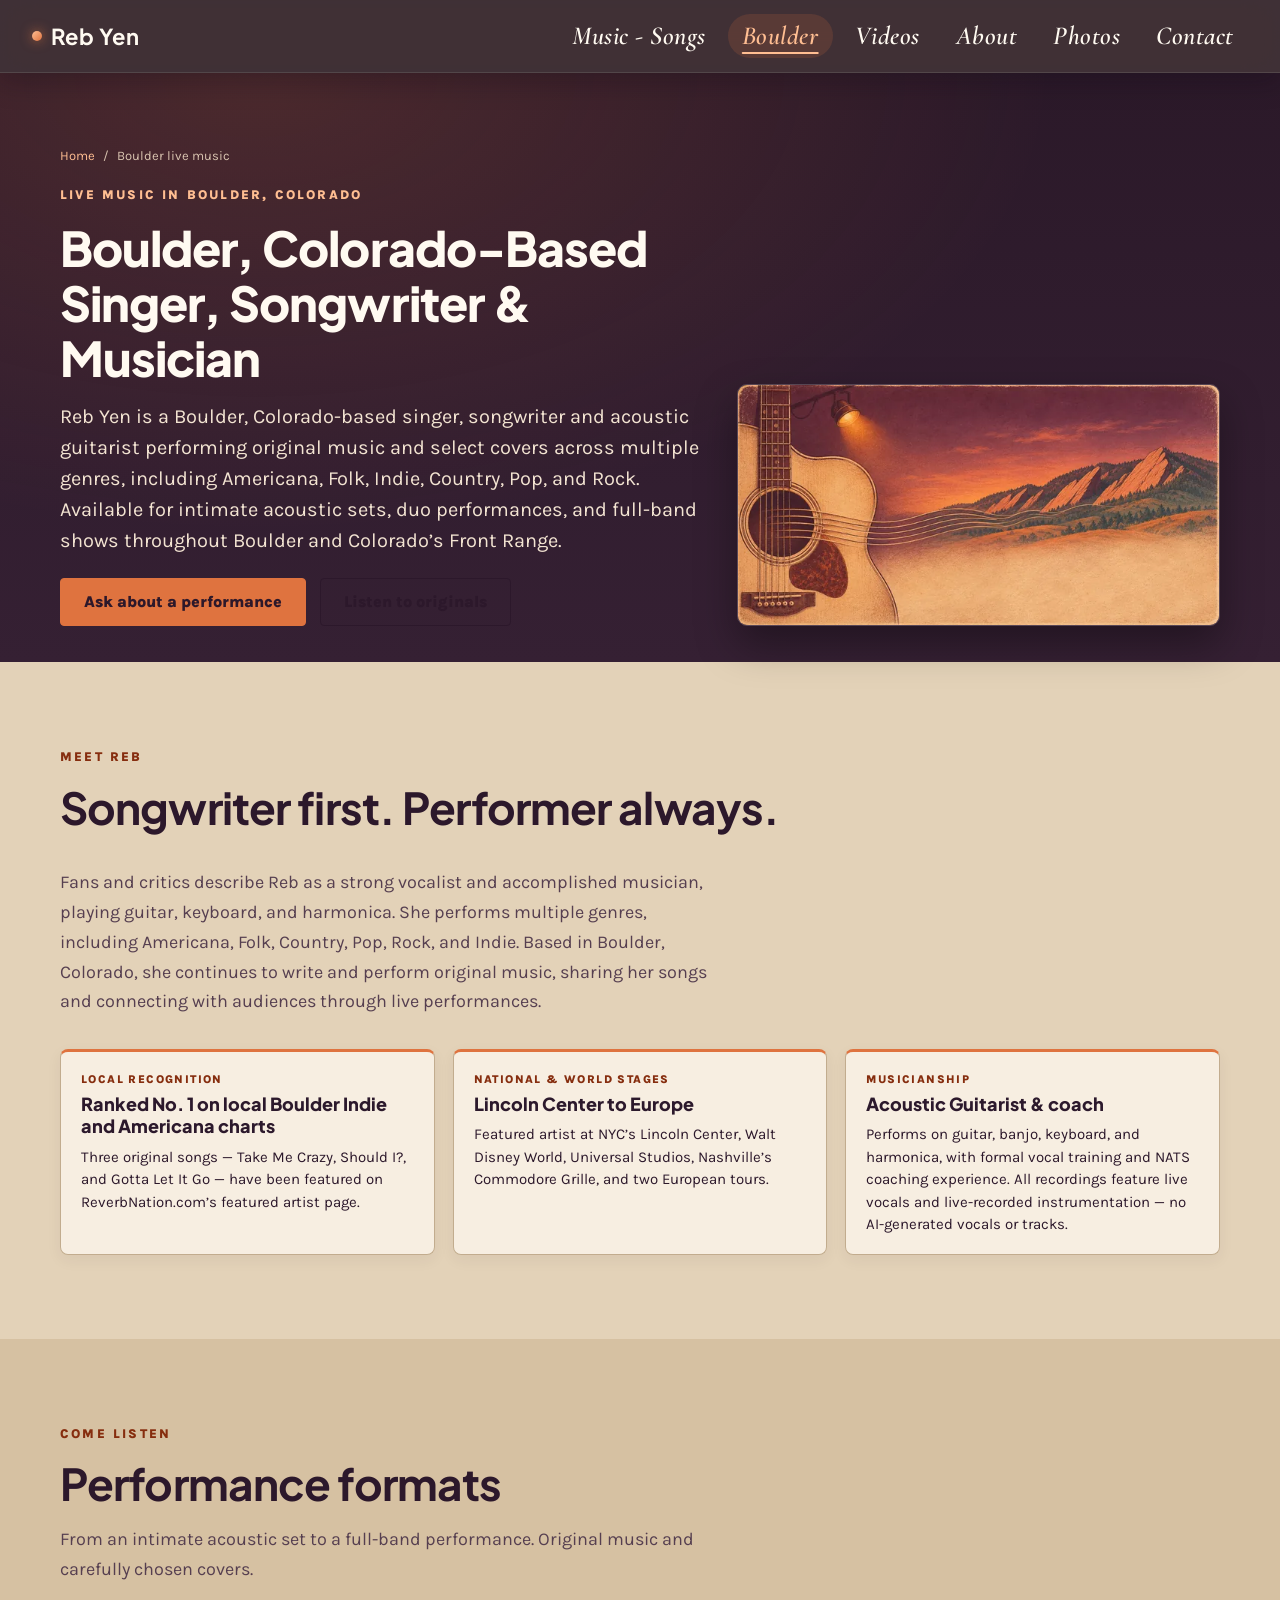
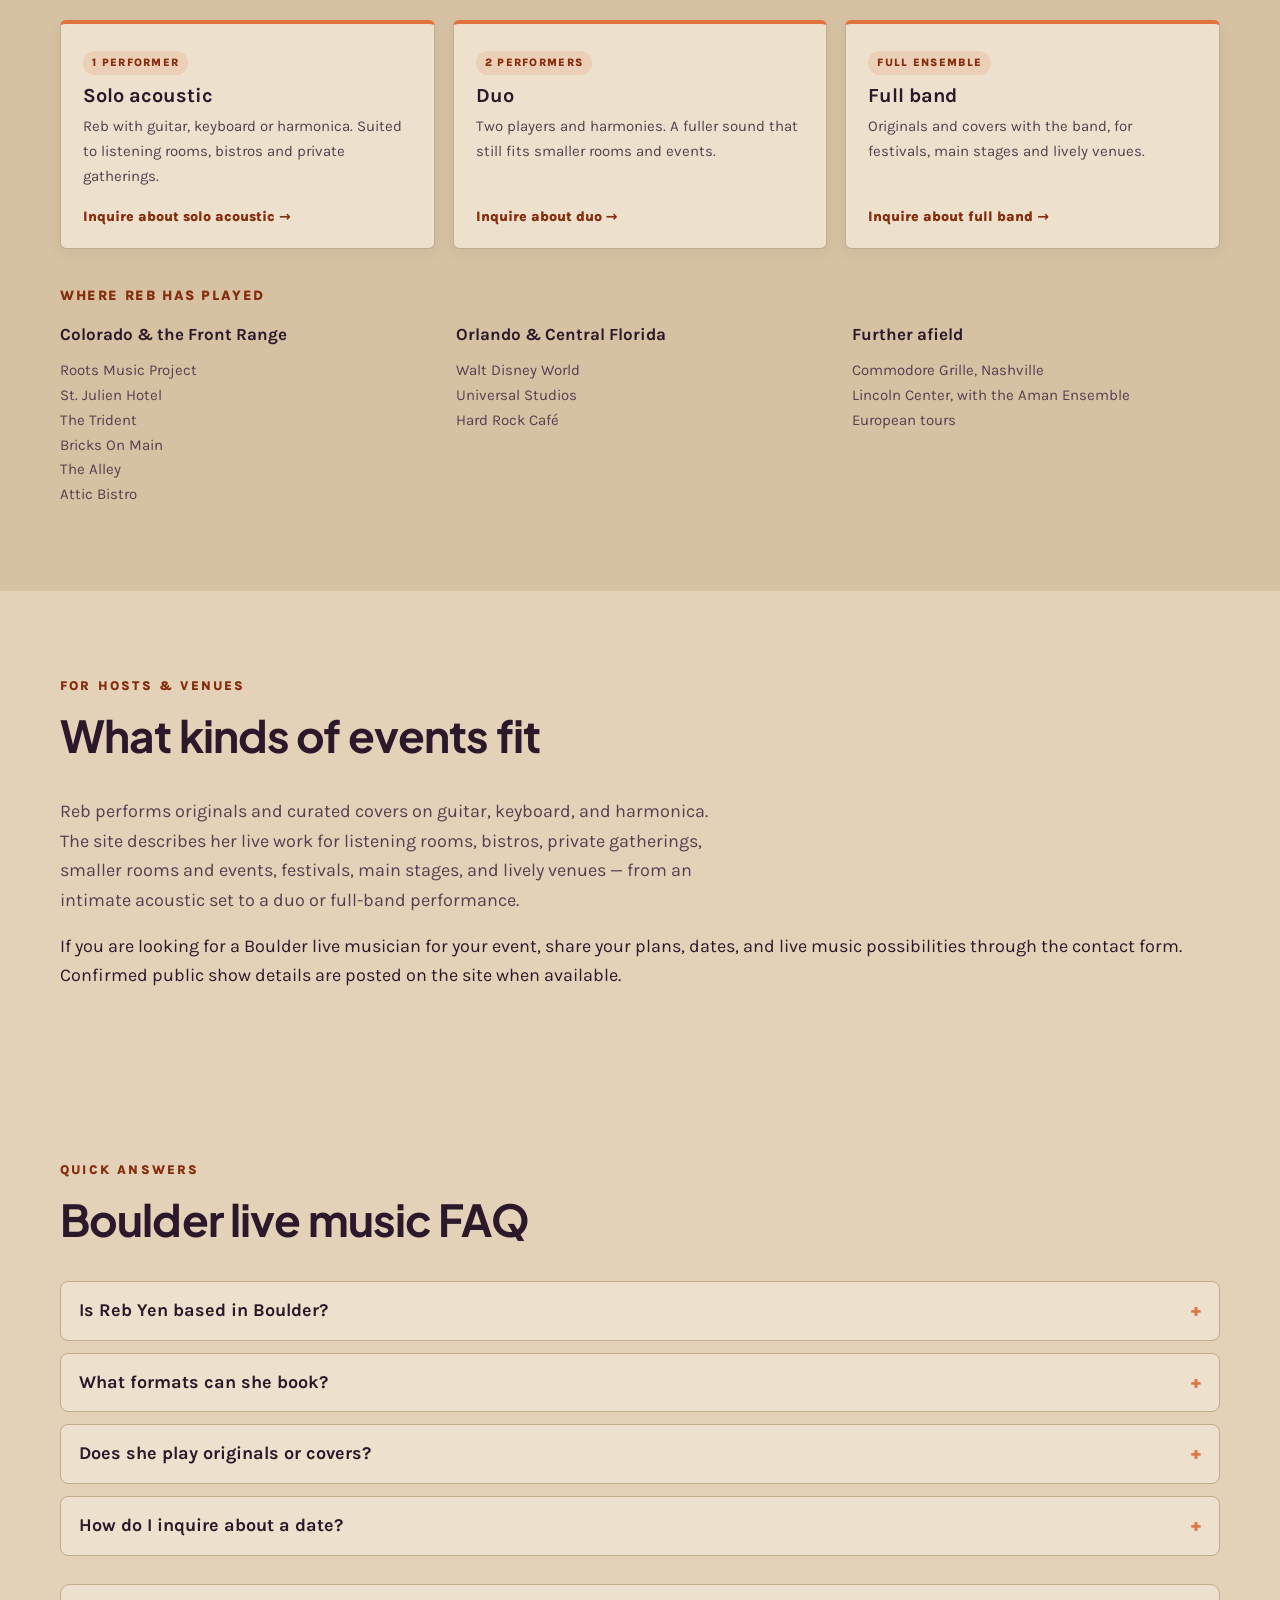
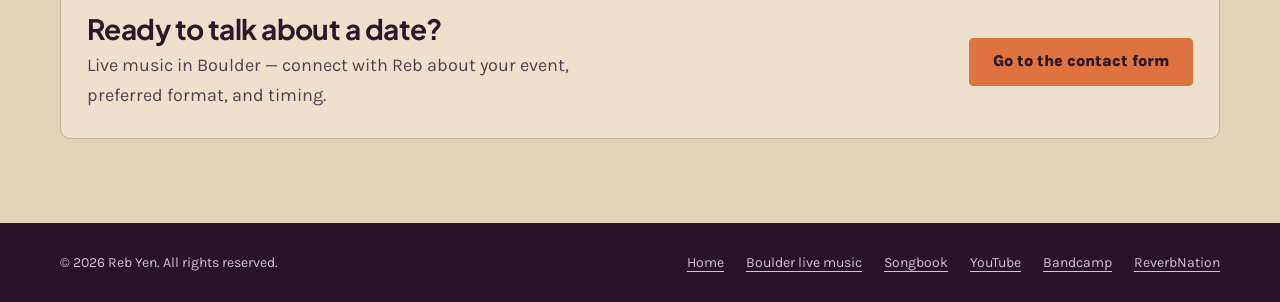
<file: boulder-live-music.html>
<!DOCTYPE html>
<html lang="en">
<head>
  <meta charset="utf-8">
  <meta name="viewport" content="width=device-width, initial-scale=1, viewport-fit=cover">
  <title>Boulder Acoustic Guitarist &amp; Singer | Reb Yen</title>
  <meta name="description" content="Book Reb Yen for live music in Boulder, Colorado — a Boulder singer, songwriter and acoustic guitarist available solo, duo, or full band. Original songs and curated covers for local venues and events.">
  <meta name="keywords" content="Boulder live musician, live music Boulder, Boulder singer, songwriter, singer, songwriter Boulder CO, book live music Boulder, Reb Yen, Rebekah Yen, Boulder Americana musician">
  <meta name="author" content="Reb Yen">
  <meta name="geo.region" content="US-CO">
  <meta name="geo.placename" content="Boulder, Colorado">
  <meta name="geo.position" content="40.0150;-105.2705">
  <meta name="ICBM" content="40.0150, -105.2705">
  <link rel="canonical" href="https://rebyen.com/boulder-live-music.html">
  <script>
    if (location.hostname.endsWith('.github.io')) {
      location.replace('https://rebyen.com/boulder-live-music.html' + location.search + location.hash);
    }
  </script>
  <meta name="robots" content="index, follow, max-image-preview:large, max-snippet:-1, max-video-preview:-1">
  <meta name="theme-color" content="#352033">
  <link rel="icon" href="favicon.ico" sizes="any">
  <link rel="icon" href="favicon.svg" type="image/svg+xml">
  <link rel="icon" href="favicon-32.png" type="image/png" sizes="32x32">
  <link rel="apple-touch-icon" href="apple-touch-icon.png">
  <meta property="og:site_name" content="Reb Yen">
  <meta property="og:locale" content="en_US">
  <meta property="og:title" content="Boulder Live Musician &amp; Singer, Songwriter | Reb Yen">
  <meta property="og:description" content="Book Reb Yen for live music in Boulder, Colorado — a Boulder singer, songwriter and acoustic guitarist available solo, duo, or full band.">
  <meta property="og:type" content="website">
  <meta property="og:url" content="https://rebyen.com/boulder-live-music.html">
  <meta property="og:image" content="https://rebyen.com/images/og-share.jpg">
  <meta property="og:image:width" content="1200">
  <meta property="og:image:height" content="630">
  <meta property="og:image:alt" content="Reb Yen — Boulder singer, songwriter and live musician">
  <meta name="twitter:card" content="summary_large_image">
  <meta name="twitter:title" content="Boulder Live Musician &amp; Singer, Songwriter | Reb Yen">
  <meta name="twitter:description" content="Book Reb Yen for live music in Boulder, Colorado — a Boulder singer, songwriter and acoustic guitarist available solo, duo, or full band.">
  <link rel="preconnect" href="https://fonts.googleapis.com">
  <link rel="preconnect" href="https://fonts.gstatic.com" crossorigin>
  <link rel="stylesheet" href="https://fonts.googleapis.com/css2?family=Cormorant+Garamond:ital,wght@1,500;1,600;1,700&family=Karla:wght@400;500;600;700;800&family=Plus+Jakarta+Sans:wght@600;700;800&display=swap">
  <link rel="stylesheet" href="styles.css?v=20261109a">
  <script defer src="site.js?v=20261109a"></script>
  <script type="application/ld+json">
  {
    "@context": "https://schema.org",
    "@graph": [
      {
        "@type": "WebPage",
        "@id": "https://rebyen.com/boulder-live-music.html#webpage",
        "url": "https://rebyen.com/boulder-live-music.html",
        "name": "Boulder Live Musician & Singer, Songwriter | Reb Yen",
        "description": "Book Reb Yen for live music in Boulder, Colorado — a Boulder singer, songwriter and acoustic guitarist available solo, duo, or full band.",
        "isPartOf": { "@id": "https://rebyen.com/#website" },
        "about": { "@id": "https://rebyen.com/#person" },
        "inLanguage": "en-US",
        "primaryImageOfPage": {
          "@type": "ImageObject",
          "url": "https://rebyen.com/images/boulder-acoustic-1200.webp"
        }
      },
      {
        "@type": ["Person", "MusicGroup"],
        "@id": "https://rebyen.com/#person",
        "name": "Reb Yen",
        "alternateName": ["Rebekah Yen", "Boulder Singer, Songwriter Reb Yen"],
        "jobTitle": "Singer, Songwriter & Acoustic Guitarist in Boulder, Colorado",
        "description": "Reb Yen is a Boulder, Colorado singer, songwriter and acoustic guitarist ranked No. 1 on local Boulder Indie and Americana music charts. She writes, arranges, and performs original Americana, folk, indie, country, pop, and rock music on acoustic guitar, banjo, keyboard, and harmonica.",
        "url": "https://rebyen.com/",
        "image": "https://rebyen.com/images/hero-guitar.jpg",
        "genre": ["Singer-Songwriter", "Americana", "Folk", "Indie", "Country", "Pop", "Rock"],
        "homeLocation": {
          "@type": "City",
          "name": "Boulder, Colorado",
          "geo": {
            "@type": "GeoCoordinates",
            "latitude": 40.0150,
            "longitude": -105.2705
          }
        },
        "areaServed": [
          { "@type": "City", "name": "Boulder, Colorado" },
          { "@type": "AdministrativeArea", "name": "Boulder County, Colorado" },
          { "@type": "AdministrativeArea", "name": "Colorado Front Range" }
        ],
        "sameAs": [
          "https://rebyen.com/",
          "https://www.facebook.com/share/1Efd3oWoXQ/",
          "https://www.youtube.com/@RebYenMusic",
          "https://rebyen.bandcamp.com/music",
          "https://legacy.reverbnation.com/rebyen"
        ]
      },
      {
        "@type": "BreadcrumbList",
        "@id": "https://rebyen.com/boulder-live-music.html#breadcrumb",
        "itemListElement": [
          {
            "@type": "ListItem",
            "position": 1,
            "name": "Home",
            "item": "https://rebyen.com/"
          },
          {
            "@type": "ListItem",
            "position": 2,
            "name": "Boulder Live Music",
            "item": "https://rebyen.com/boulder-live-music.html"
          }
        ]
      }
    ]
  }
  </script>
  <style>
    .boulder-hero {
      padding: 72px 0 36px;
      background:
        radial-gradient(ellipse at 20% 0%, rgba(223, 115, 63, 0.18), transparent 55%),
        linear-gradient(180deg, #2b1929 0%, #352033 100%);
      color: #fff6ed;
    }
    .boulder-hero .eyebrow {
      color: #ffbe92;
    }
    .boulder-hero h1 {
      font-family: 'Plus Jakarta Sans', system-ui, sans-serif;
      font-weight: 800;
      font-size: clamp(32px, 5vw, 48px);
      line-height: 1.15;
      margin: 8px 0 16px;
      color: #fffaf1;
      max-width: 18ch;
    }
    .boulder-hero .lead {
      font-size: clamp(17px, 2.4vw, 20px);
      line-height: 1.55;
      max-width: 62ch;
      color: #f3e4d2;
      margin: 0 0 22px;
    }
    .boulder-hero-grid {
      display: grid;
      grid-template-columns: minmax(0, 1.2fr) minmax(0, 0.9fr);
      gap: 32px;
      align-items: end;
    }
    .boulder-hero-photo {
      margin: 0;
      border-radius: 10px;
      overflow: hidden;
      border: 1px solid rgba(255, 250, 241, 0.18);
      box-shadow: 0 18px 40px rgba(0, 0, 0, 0.35);
    }
    .boulder-hero-photo img {
      display: block;
      width: 100%;
      height: auto;
    }
    .boulder-crumb {
      display: flex;
      flex-wrap: wrap;
      gap: 8px;
      align-items: center;
      font-size: 13px;
      margin-bottom: 18px;
      color: #d9c4b0;
    }
    .boulder-crumb a {
      color: #ffbe92;
      text-decoration: none;
    }
    .boulder-crumb a:hover,
    .boulder-crumb a:focus-visible {
      text-decoration: underline;
    }
    .boulder-faq {
      display: grid;
      gap: 12px;
      margin-top: 18px;
    }
    .boulder-faq details {
      background: var(--paper, #ede0cc);
      border: 1px solid var(--line, #c2ac8e);
      border-radius: 8px;
      padding: 14px 18px;
    }
    .boulder-faq summary {
      cursor: pointer;
      font-weight: 700;
      color: var(--plum, #2c182b);
      list-style: none;
    }
    .boulder-faq summary::-webkit-details-marker { display: none; }
    .boulder-faq summary::after {
      content: "+";
      float: right;
      color: var(--orange, #df733f);
      font-weight: 800;
    }
    .boulder-faq details[open] summary::after { content: "–"; }
    .boulder-faq p {
      margin: 10px 0 0;
      color: var(--muted, #563f50);
      font-size: 16px;
      line-height: 1.55;
    }
    .boulder-cta-band {
      margin-top: 28px;
      padding: 28px 26px;
      border-radius: 10px;
      background: var(--paper, #ede0cc);
      border: 1px solid var(--line, #c2ac8e);
      display: flex;
      flex-wrap: wrap;
      gap: 18px;
      align-items: center;
      justify-content: space-between;
    }
    .boulder-cta-band h2 {
      margin: 0 0 6px;
      font-size: clamp(22px, 3vw, 28px);
    }
    .boulder-cta-band p {
      margin: 0;
      color: var(--muted, #563f50);
      max-width: 48ch;
    }
    @media (max-width: 800px) {
      .boulder-hero-grid {
        grid-template-columns: 1fr;
      }
      .boulder-hero {
        padding-top: 56px;
      }
    }
  </style>
</head>
<body>
  <a class="skip-link" href="#main">Skip to content</a>

  <header class="site-header">
    <div class="container header-inner">
      <a class="logo" href="index.html#home" aria-label="Reb Yen home">Reb Yen</a>
      <button class="menu-toggle" type="button" aria-expanded="false" aria-controls="main-nav">
        Menu <span aria-hidden="true">☰</span>
      </button>
      <nav class="site-nav" id="main-nav" aria-label="Main navigation">
        <a href="index.html#music">Music - Songs</a>
        <a href="boulder-live-music.html" aria-current="page">Boulder</a>
        <a href="index.html#videos">Videos</a>
        <a href="index.html#about">About</a>
        <a href="index.html#gallery">Photos</a>
        <a href="index.html#contact">Contact</a>
      </nav>
    </div>
    <div class="scroll-progress" id="scroll-progress" aria-hidden="true"></div>
  </header>

  <main id="main">
    <section class="boulder-hero" aria-labelledby="boulder-title">
      <div class="container boulder-hero-grid">
        <div>
          <nav class="boulder-crumb" aria-label="Breadcrumb">
            <a href="index.html">Home</a>
            <span aria-hidden="true">/</span>
            <span>Boulder live music</span>
          </nav>
          <p class="eyebrow">Live music in Boulder, Colorado</p>
          <h1 id="boulder-title">Boulder, Colorado-Based Singer, Songwriter &amp; Musician</h1>
          <p class="lead">Reb Yen is a Boulder, Colorado-based singer, songwriter and acoustic guitarist performing original music and select covers across multiple genres, including Americana, Folk, Indie, Country, Pop, and Rock. Available for intimate acoustic sets, duo performances, and full-band shows throughout Boulder and Colorado’s Front Range.</p>
          <div class="actions">
            <a class="button primary" href="index.html#contact">Ask about a performance</a>
            <a class="button" href="index.html#music">Listen to originals</a>
          </div>
        </div>
        <figure class="boulder-hero-photo">
          <img
            src="images/boulder-acoustic-1200.webp"
            srcset="images/boulder-acoustic-640.webp 640w, images/boulder-acoustic-1200.webp 1200w, images/boulder-acoustic-1774.webp 1774w"
            sizes="(max-width: 800px) 100vw, 420px"
            alt="Boulder singer, songwriter Reb Yen performing live with acoustic guitar"
            width="1200"
            height="800"
            fetchpriority="high">
        </figure>
      </div>
    </section>

    <section class="section" aria-labelledby="who-title">
      <div class="container">
        <div class="section-head">
          <div>
            <p class="eyebrow">Meet Reb</p>
            <h2 id="who-title">Songwriter first. Performer always.</h2>
          </div>
        </div>
        <p class="section-intro">Fans and critics describe Reb as a strong vocalist and accomplished musician, playing guitar, keyboard, and harmonica. She performs multiple genres, including Americana, Folk, Country, Pop, Rock, and Indie. Based in Boulder, Colorado, she continues to write and perform original music, sharing her songs and connecting with audiences through live performances.</p>
        <div class="about-highlights" role="group" aria-label="Artistry highlights">
          <div class="about-highlight-card">
            <span class="about-highlight-kicker">Local recognition</span>
            <strong>Ranked No. 1 on local Boulder Indie and Americana charts</strong>
            <p>Three original songs — Take Me Crazy, Should I?, and Gotta Let It Go — have been featured on ReverbNation.com’s featured artist page.</p>
          </div>
          <div class="about-highlight-card">
            <span class="about-highlight-kicker">National &amp; world stages</span>
            <strong>Lincoln Center to Europe</strong>
            <p>Featured artist at NYC’s Lincoln Center, Walt Disney World, Universal Studios, Nashville’s Commodore Grille, and two European tours.</p>
          </div>
          <div class="about-highlight-card">
            <span class="about-highlight-kicker">Musicianship</span>
            <strong>Acoustic Guitarist &amp; coach</strong>
            <p>Performs on guitar, banjo, keyboard, and harmonica, with formal vocal training and NATS coaching experience. All recordings feature live vocals and live-recorded instrumentation — no AI-generated vocals or tracks.</p>
          </div>
        </div>
      </div>
    </section>

    <section class="section live" aria-labelledby="formats-title">
      <div class="container">
        <div class="section-head">
          <div>
            <p class="eyebrow">Come listen</p>
            <h2 id="formats-title">Performance formats</h2>
            <p class="section-intro">From an intimate acoustic set to a full-band performance. Original music and carefully chosen covers.</p>
          </div>
        </div>

        <div class="format-cards" role="group" aria-label="Performance formats">
          <article>
            <div>
              <span class="format-badge">1 Performer</span>
              <h3>Solo acoustic</h3>
              <p>Reb with guitar, keyboard or harmonica. Suited to listening rooms, bistros and private gatherings.</p>
            </div>
            <a href="index.html#contact" class="format-select-link">Inquire about solo acoustic →</a>
          </article>
          <article>
            <div>
              <span class="format-badge">2 Performers</span>
              <h3>Duo</h3>
              <p>Two players and harmonies. A fuller sound that still fits smaller rooms and events.</p>
            </div>
            <a href="index.html#contact" class="format-select-link">Inquire about duo →</a>
          </article>
          <article>
            <div>
              <span class="format-badge">Full Ensemble</span>
              <h3>Full band</h3>
              <p>Originals and covers with the band, for festivals, main stages and lively venues.</p>
            </div>
            <a href="index.html#contact" class="format-select-link">Inquire about full band →</a>
          </article>
        </div>

        <div class="past-venues open">
          <h3 class="venues-title">Where Reb has played</h3>
          <div class="venue-grid">
            <div>
              <h4>Colorado &amp; the Front Range</h4>
              <p>Roots Music Project<br>St. Julien Hotel<br>The Trident<br>Bricks On Main<br>The Alley<br>Attic Bistro</p>
            </div>
            <div>
              <h4>Orlando &amp; Central Florida</h4>
              <p>Walt Disney World<br>Universal Studios<br>Hard Rock Café</p>
            </div>
            <div>
              <h4>Further afield</h4>
              <p>Commodore Grille, Nashville<br>Lincoln Center, with the Aman Ensemble<br>European tours</p>
            </div>
          </div>
        </div>
      </div>
    </section>

    <section class="section" aria-labelledby="events-title">
      <div class="container">
        <div class="section-head">
          <div>
            <p class="eyebrow">For hosts &amp; venues</p>
            <h2 id="events-title">What kinds of events fit</h2>
          </div>
        </div>
        <p class="section-intro">Reb performs originals and curated covers on guitar, keyboard, and harmonica. The site describes her live work for listening rooms, bistros, private gatherings, smaller rooms and events, festivals, main stages, and lively venues — from an intimate acoustic set to a duo or full-band performance.</p>
        <p>If you are looking for a Boulder live musician for your event, share your plans, dates, and live music possibilities through the contact form. Confirmed public show details are posted on the site when available.</p>
      </div>
    </section>

    <section class="section" aria-labelledby="faq-title">
      <div class="container">
        <div class="section-head">
          <div>
            <p class="eyebrow">Quick answers</p>
            <h2 id="faq-title">Boulder live music FAQ</h2>
          </div>
        </div>
        <div class="boulder-faq">
          <details>
            <summary>Is Reb Yen based in Boulder?</summary>
            <p>Yes. Reb Yen is a Boulder, Colorado singer, songwriter and acoustic guitarist who performs at local Boulder and Front Range venues.</p>
          </details>
          <details>
            <summary>What formats can she book?</summary>
            <p>Solo acoustic, duo, or full band — from an intimate acoustic set to a fuller ensemble for festivals, main stages, and lively venues.</p>
          </details>
          <details>
            <summary>Does she play originals or covers?</summary>
            <p>Both. She writes, arranges, and performs original songs, and also performs curated covers.</p>
          </details>
          <details>
            <summary>How do I inquire about a date?</summary>
            <p>Use the contact form on the homepage. For live music inquiries, share your event date, location, and plans.</p>
          </details>
        </div>

        <div class="boulder-cta-band">
          <div>
            <h2>Ready to talk about a date?</h2>
            <p>Live music in Boulder — connect with Reb about your event, preferred format, and timing.</p>
          </div>
          <a class="button primary" href="index.html#contact">Go to the contact form</a>
        </div>
      </div>
    </section>
  </main>

  <footer class="footer">
    <div class="container footer-inner">
      <p>© 2026 Reb Yen. All rights reserved.</p>
      <div class="footer-links">
        <a href="index.html">Home</a>
        <a href="boulder-live-music.html" aria-current="page">Boulder live music</a>
        <a href="songbook.html">Songbook</a>
        <a href="https://www.youtube.com/@RebYenMusic" target="_blank" rel="noopener noreferrer">YouTube</a>
        <a href="https://rebyen.bandcamp.com/music" target="_blank" rel="noopener noreferrer">Bandcamp</a>
        <a href="https://legacy.reverbnation.com/rebyen" target="_blank" rel="noopener noreferrer">ReverbNation</a>
      </div>
    </div>
  </footer>
</body>
</html>
</file>
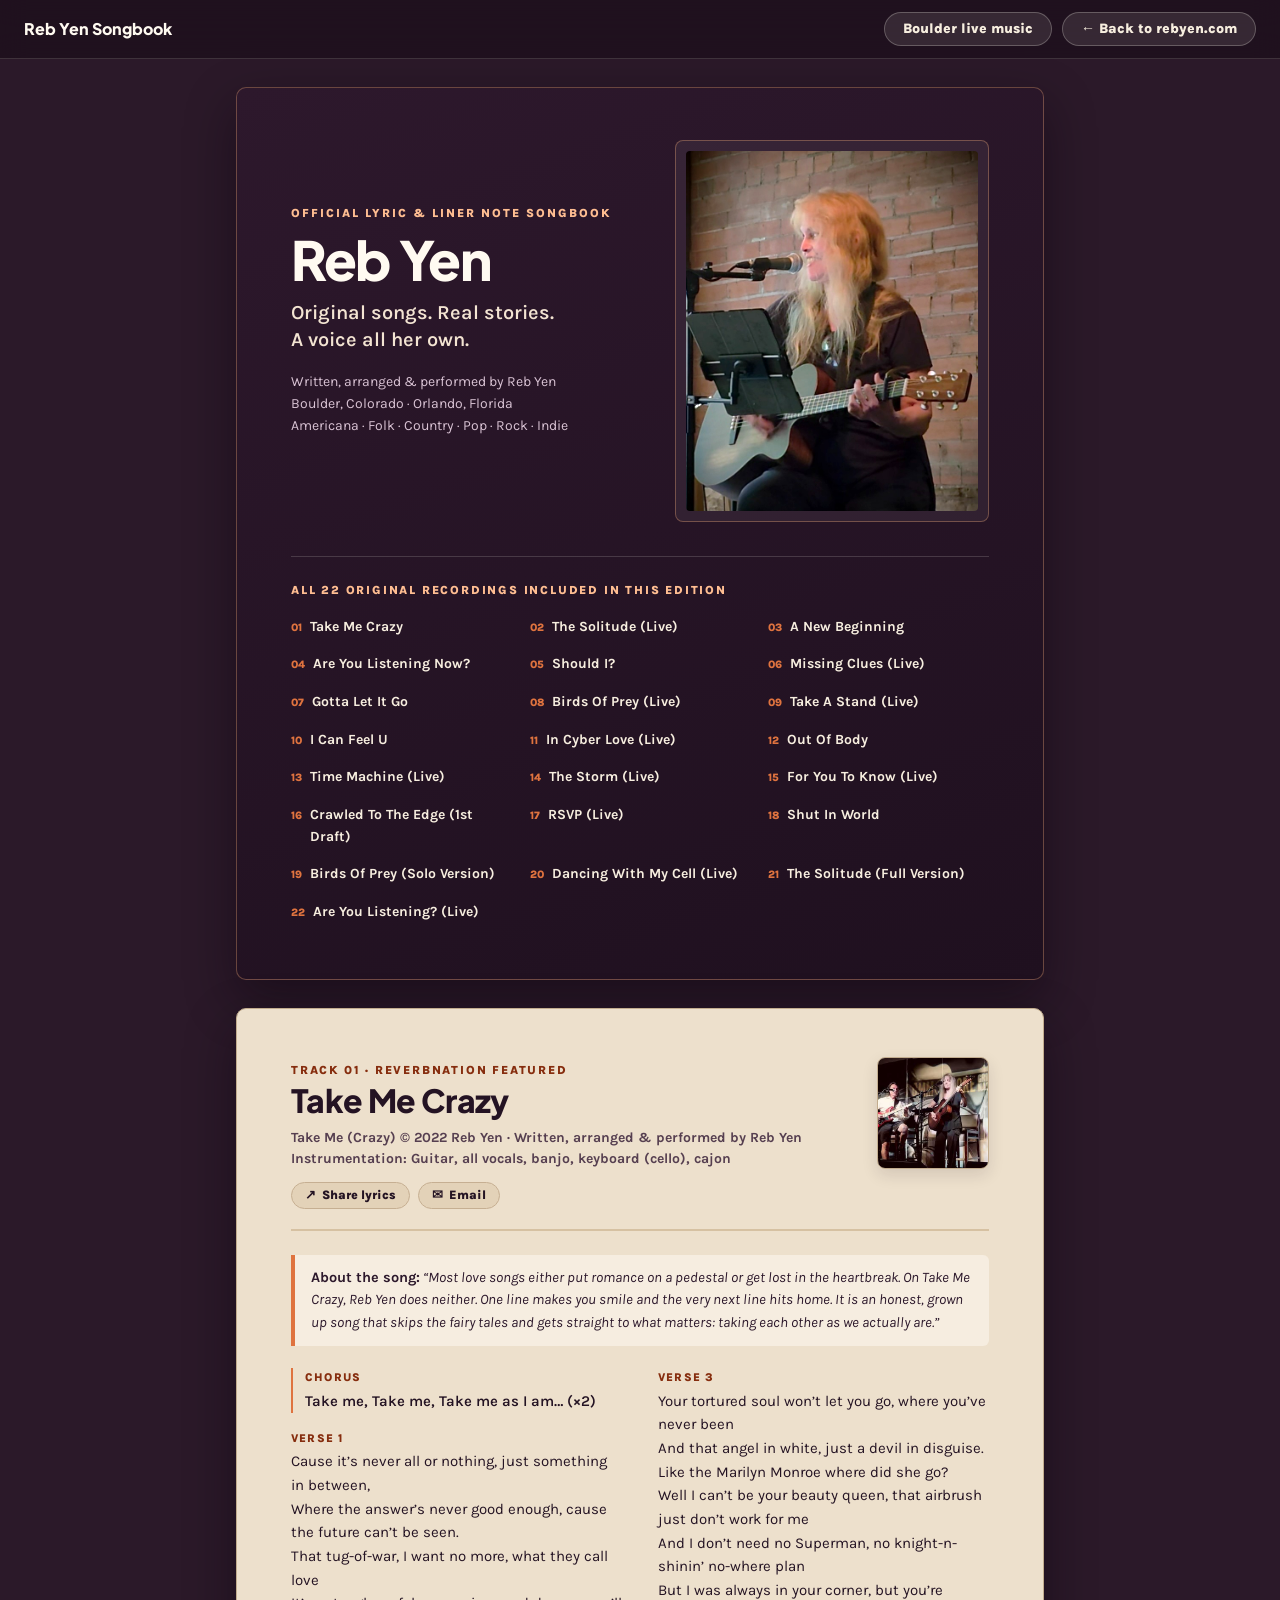
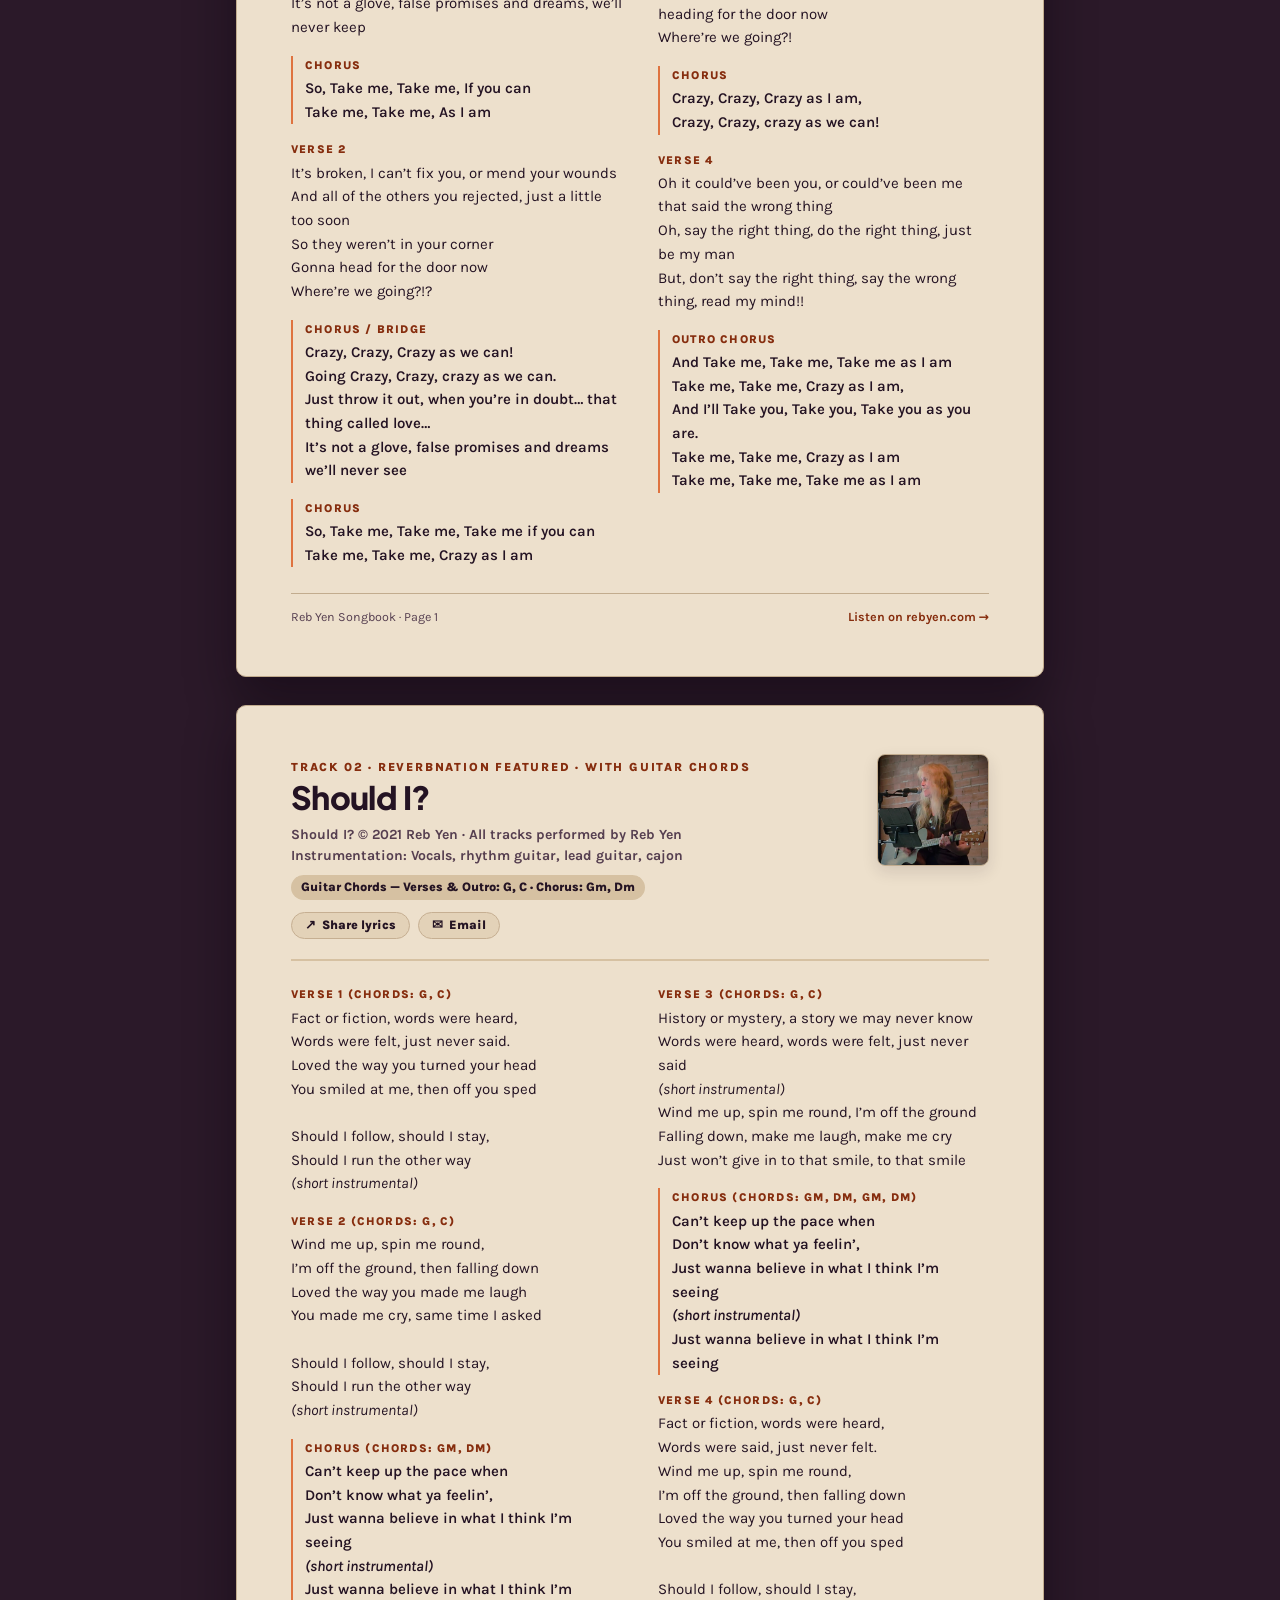
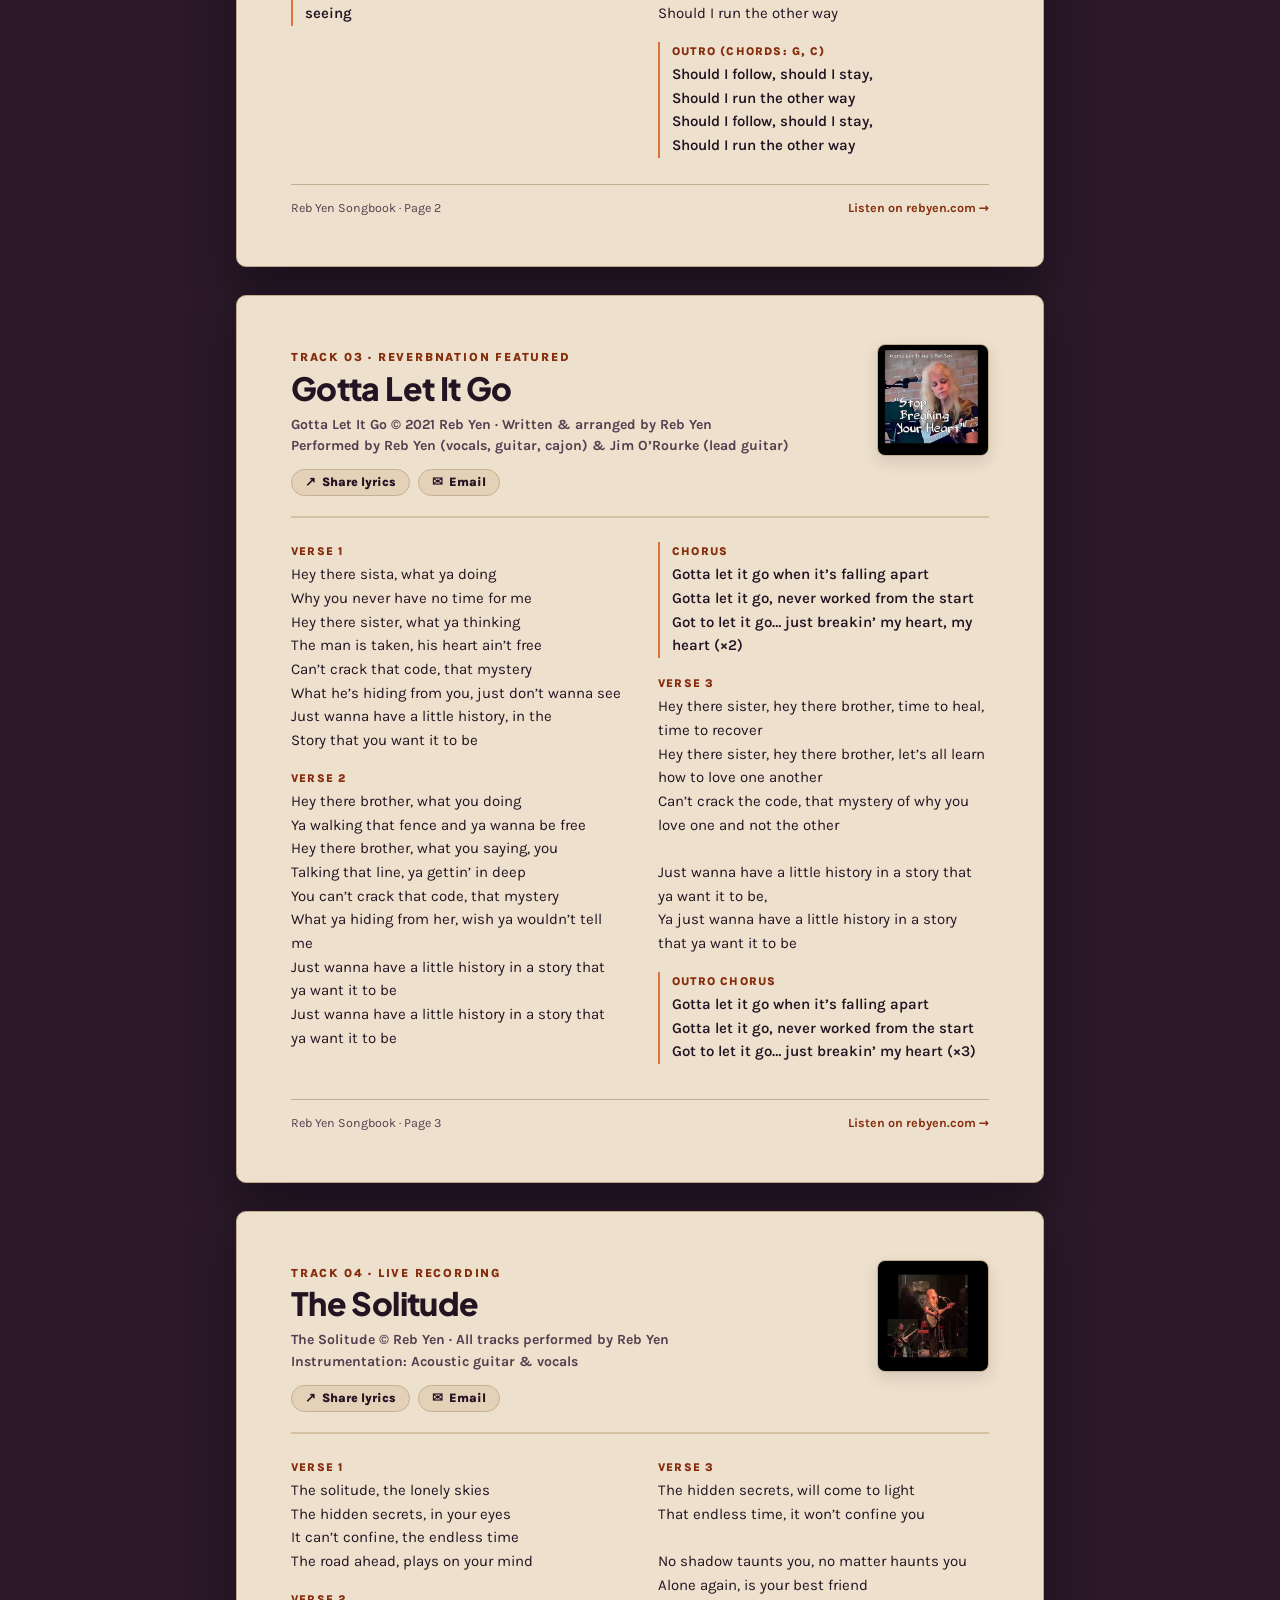
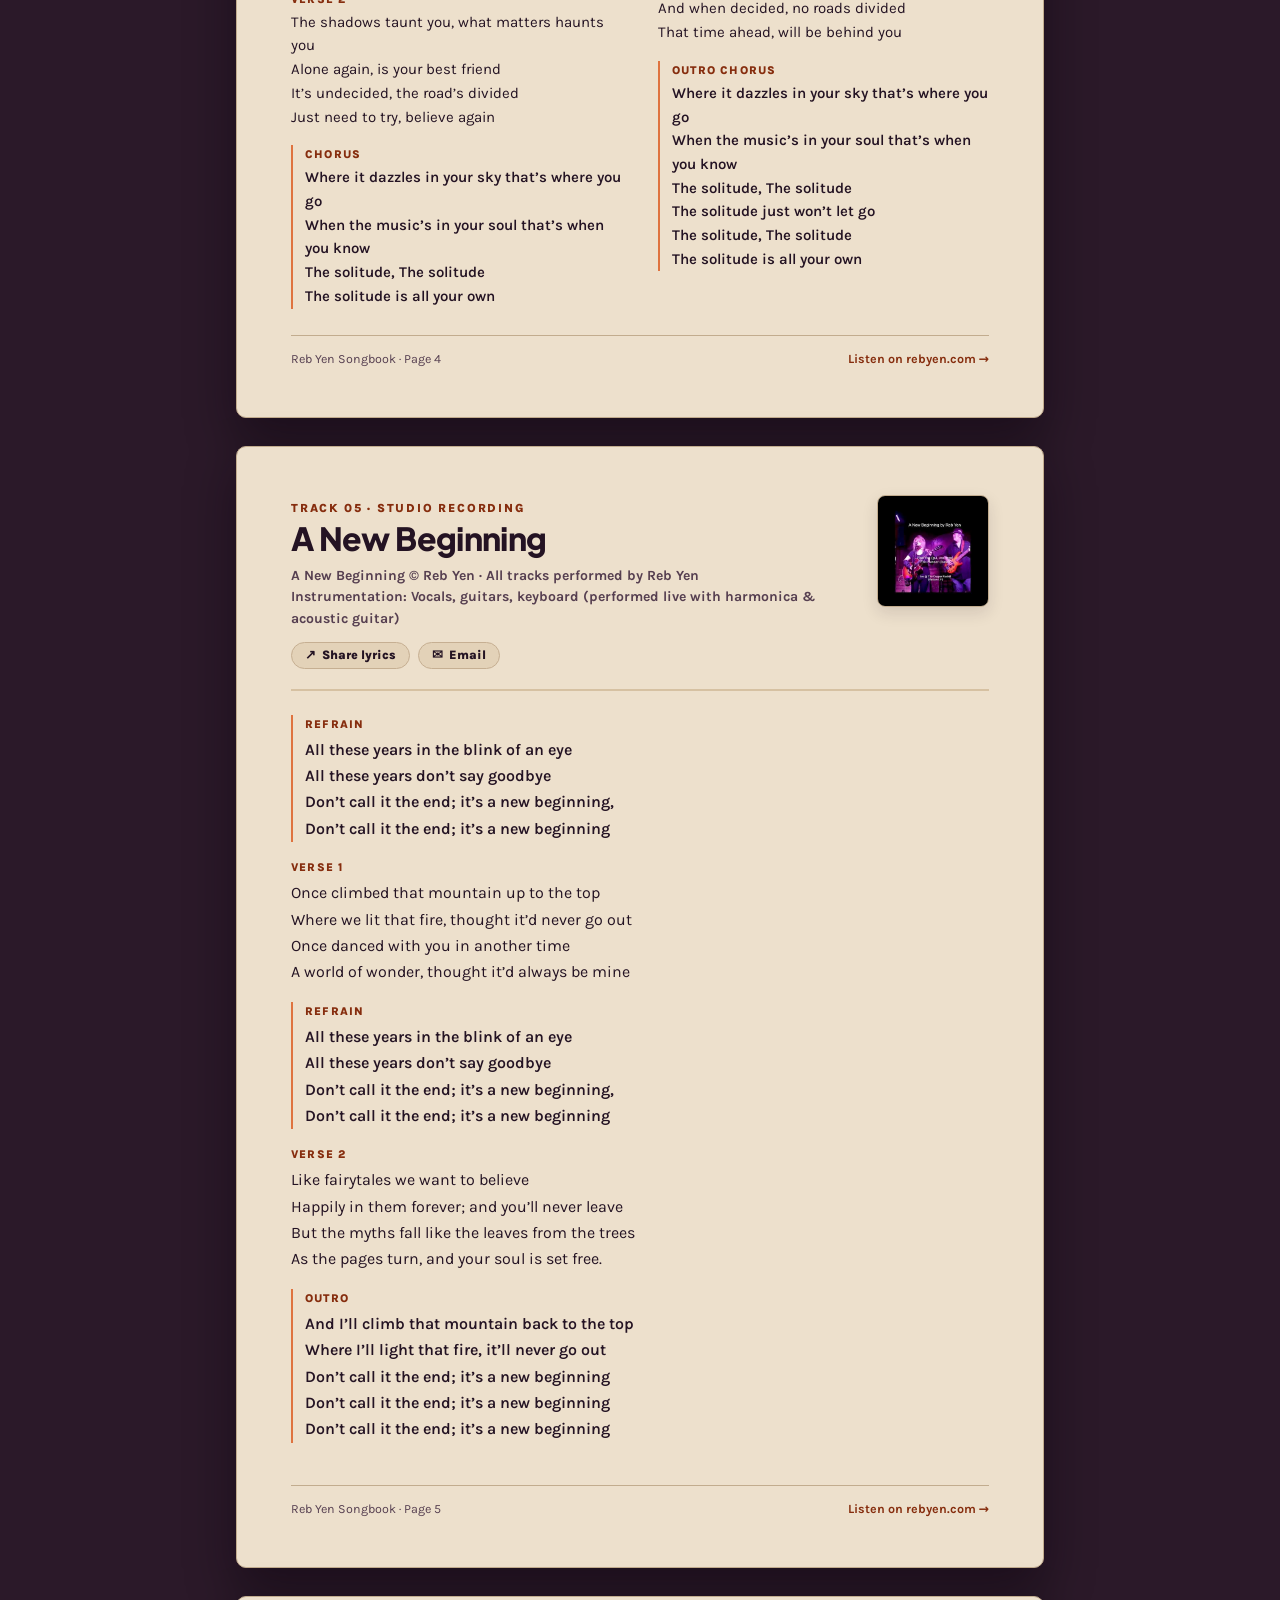
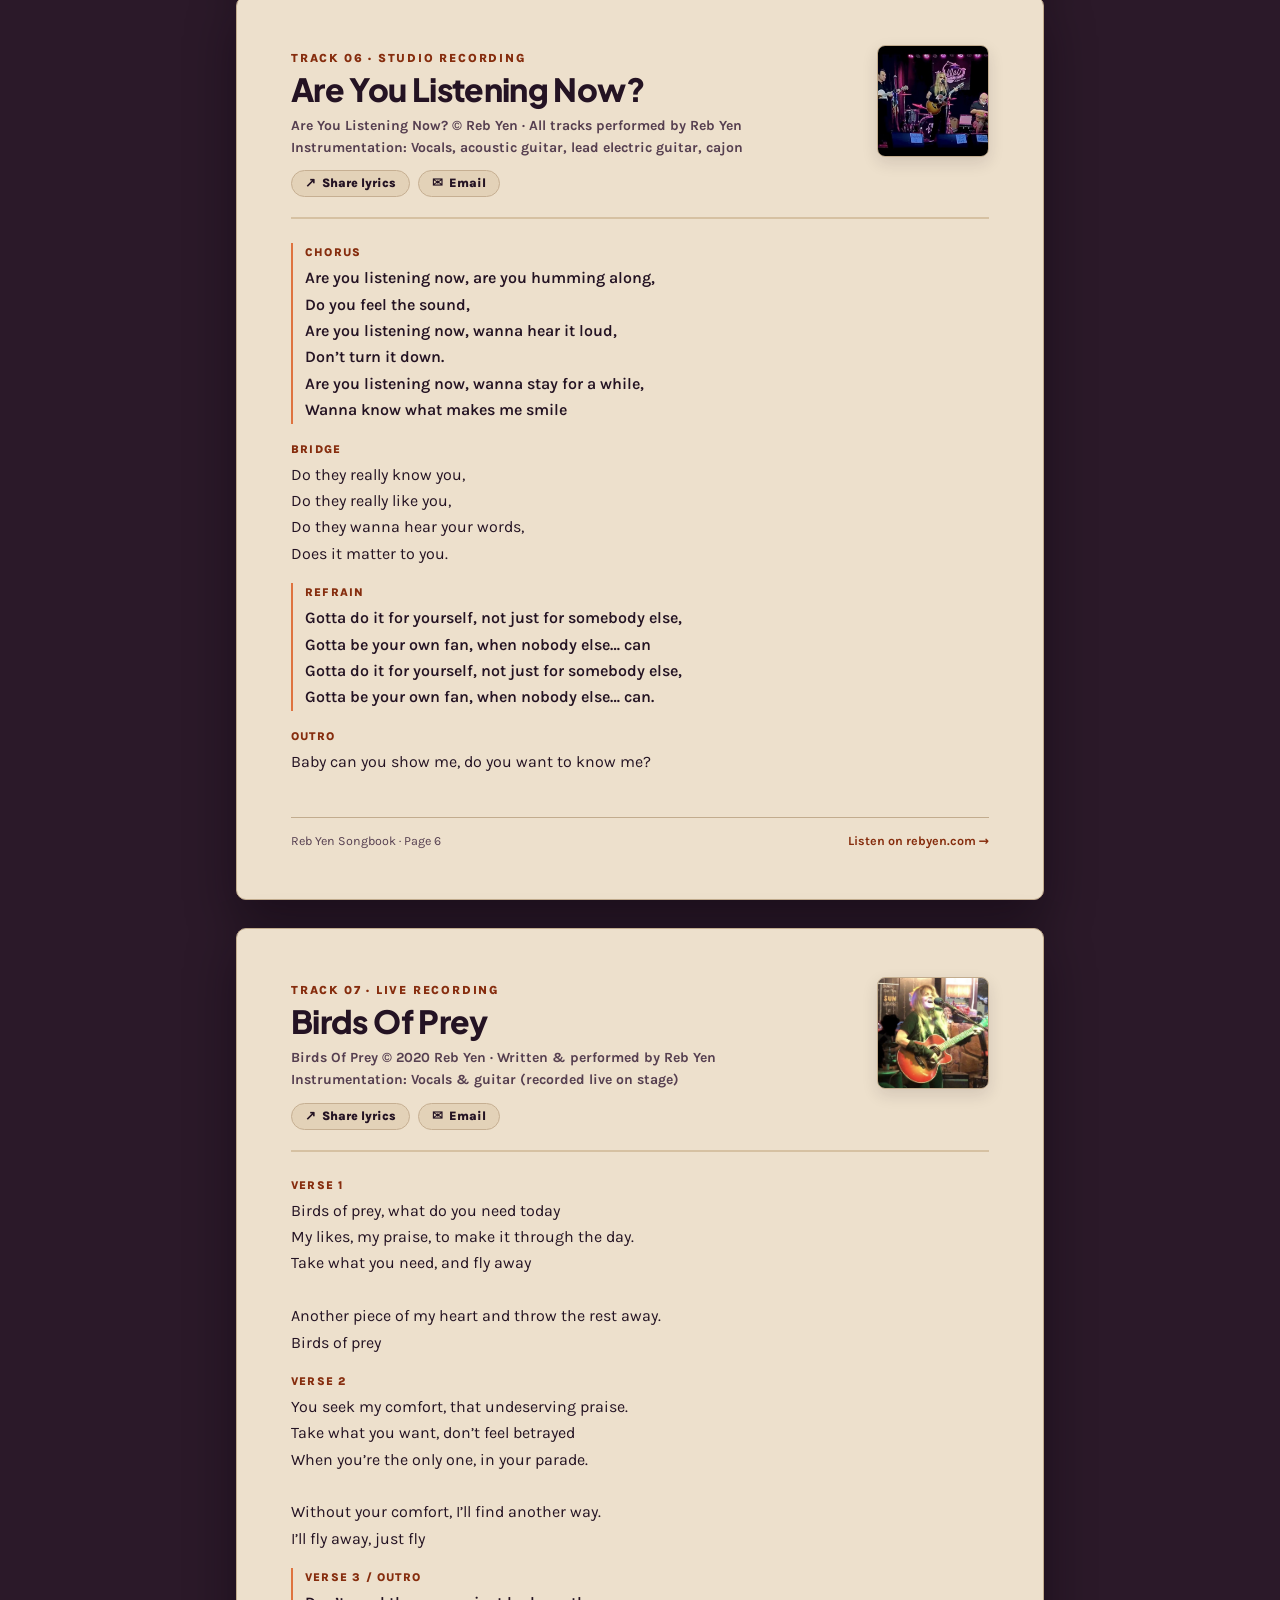
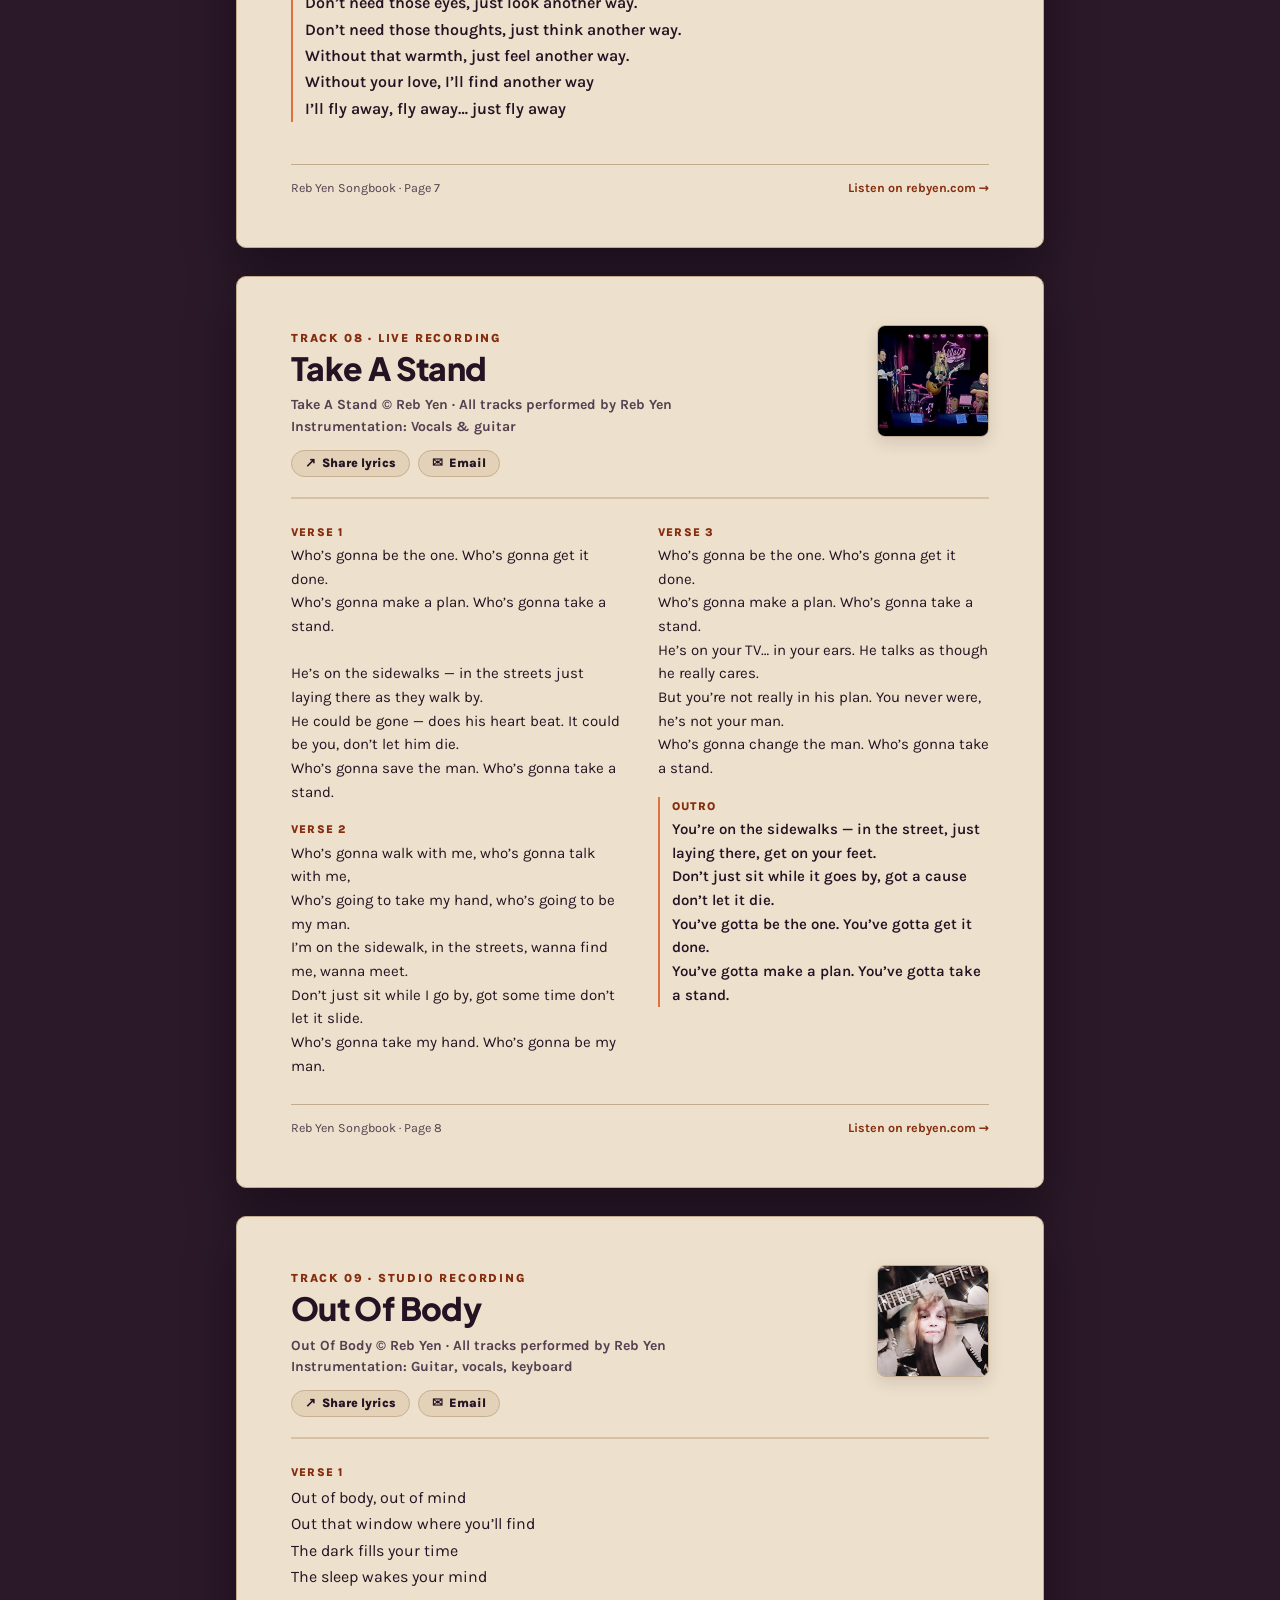
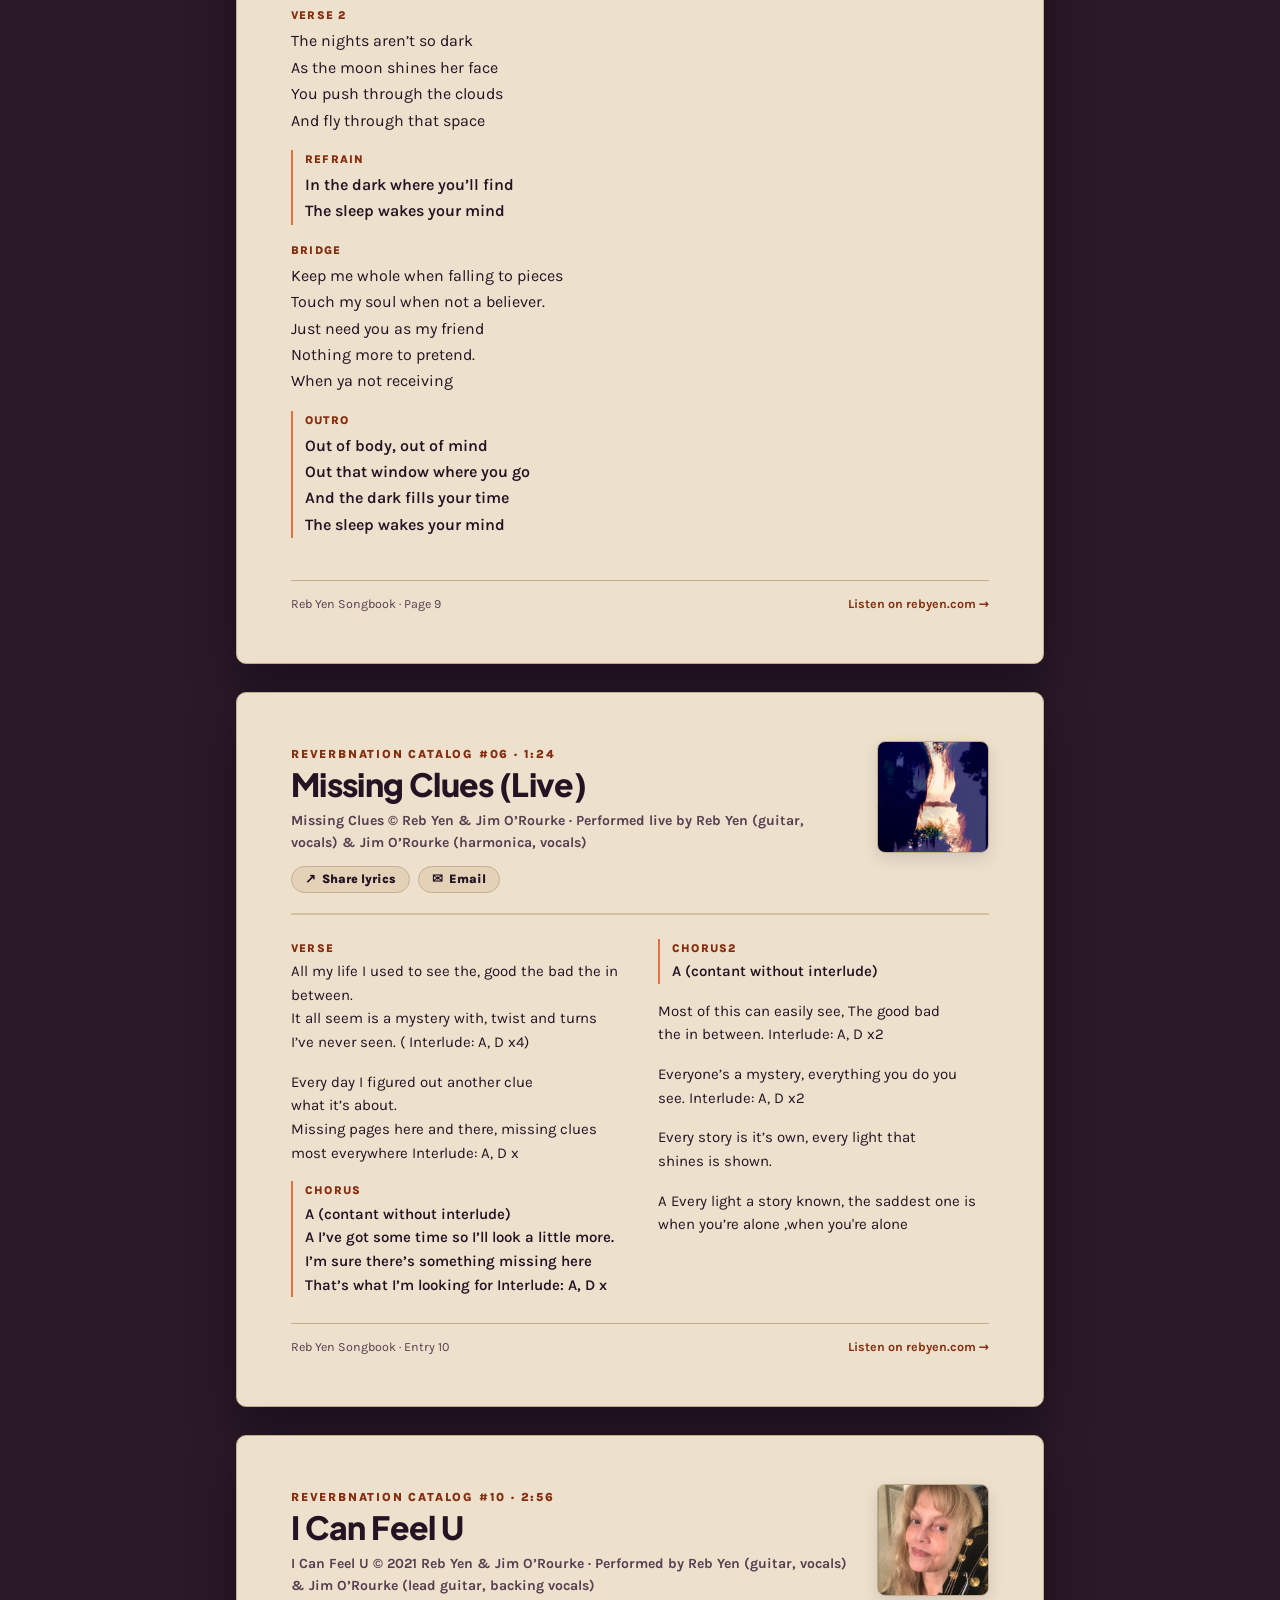
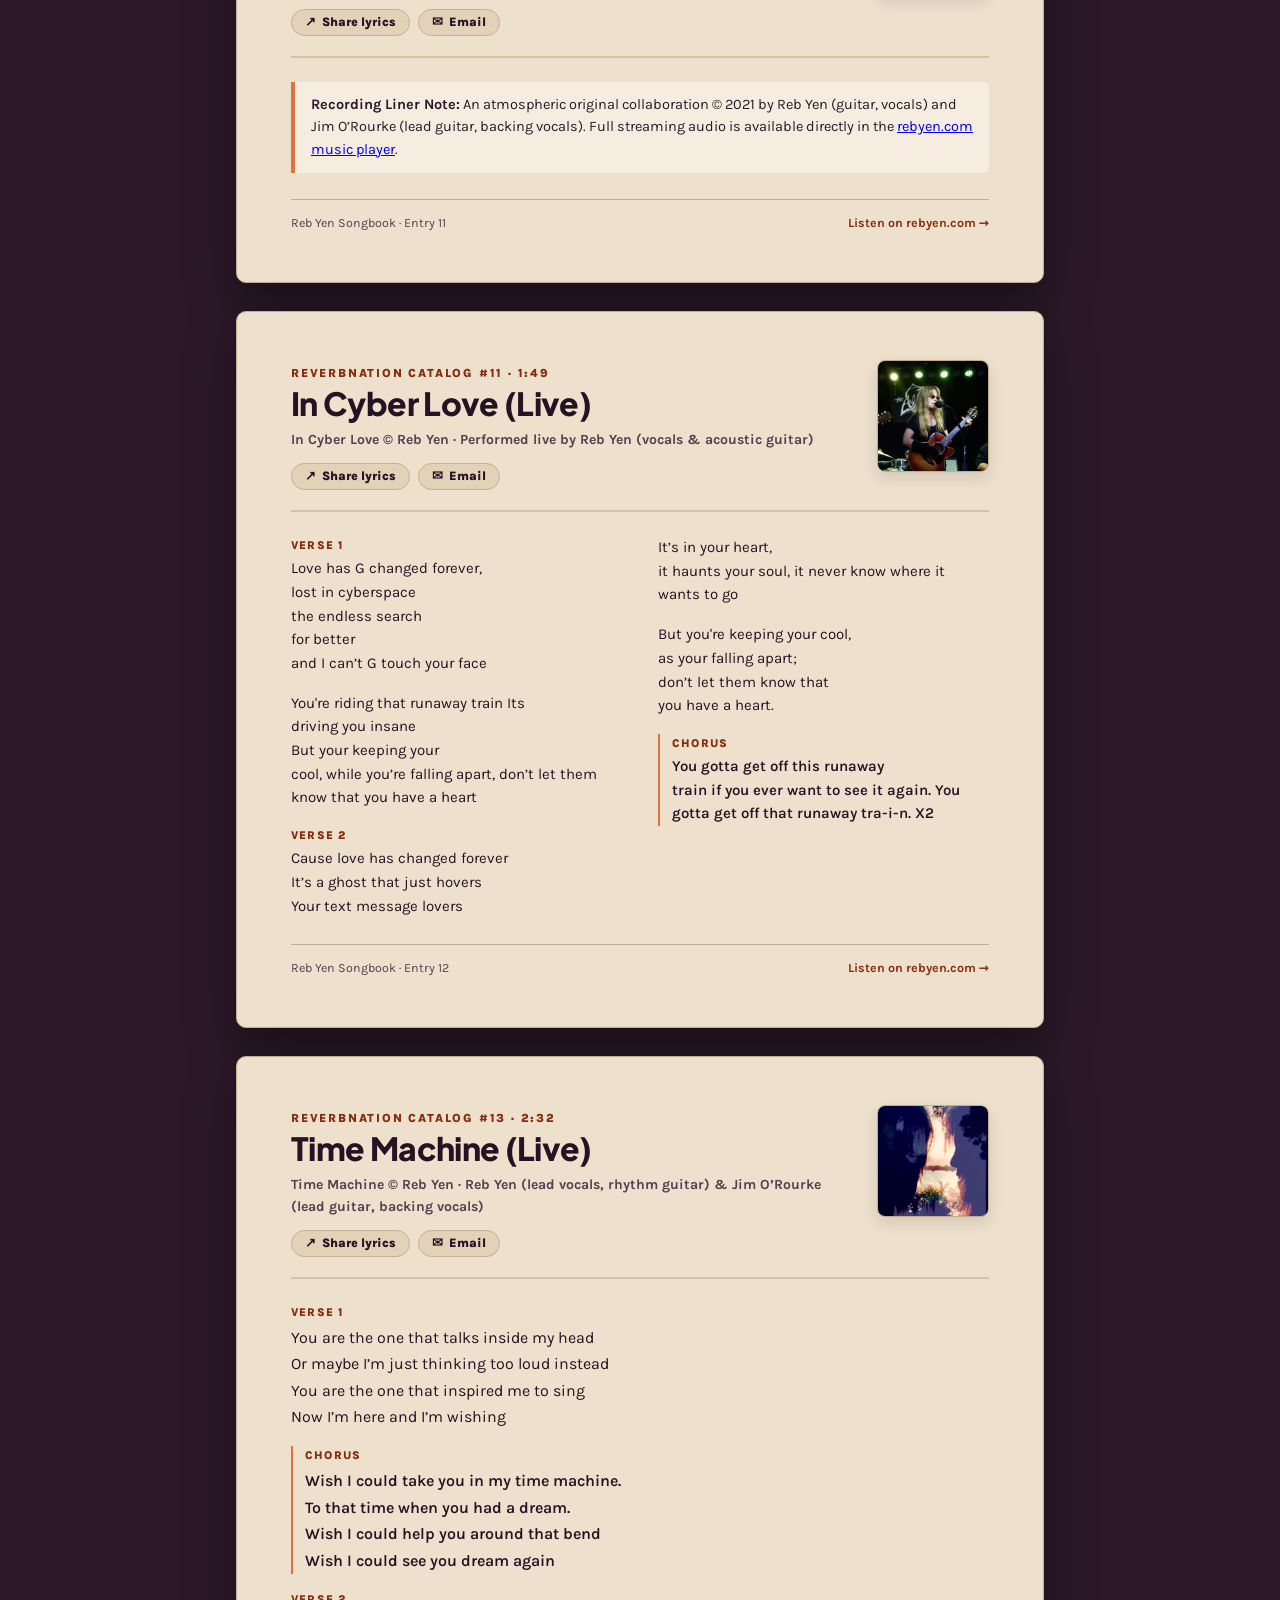
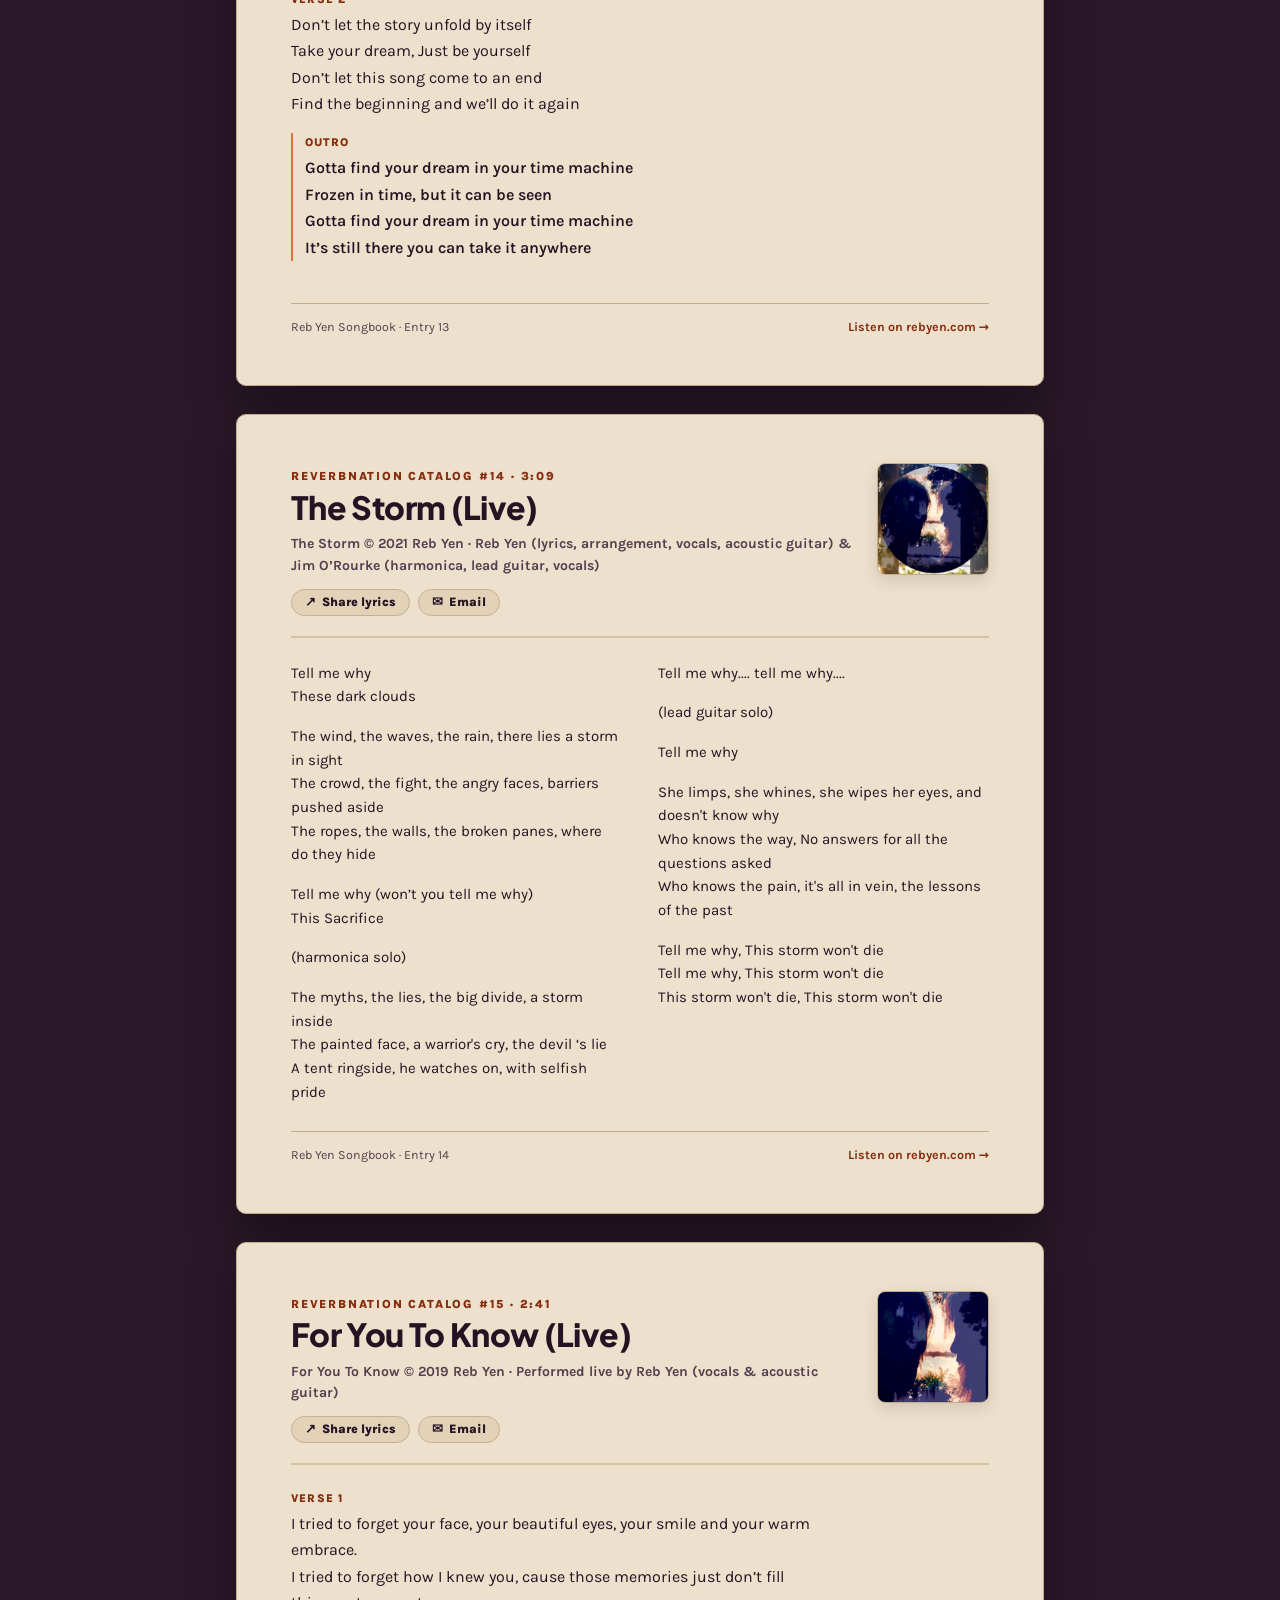
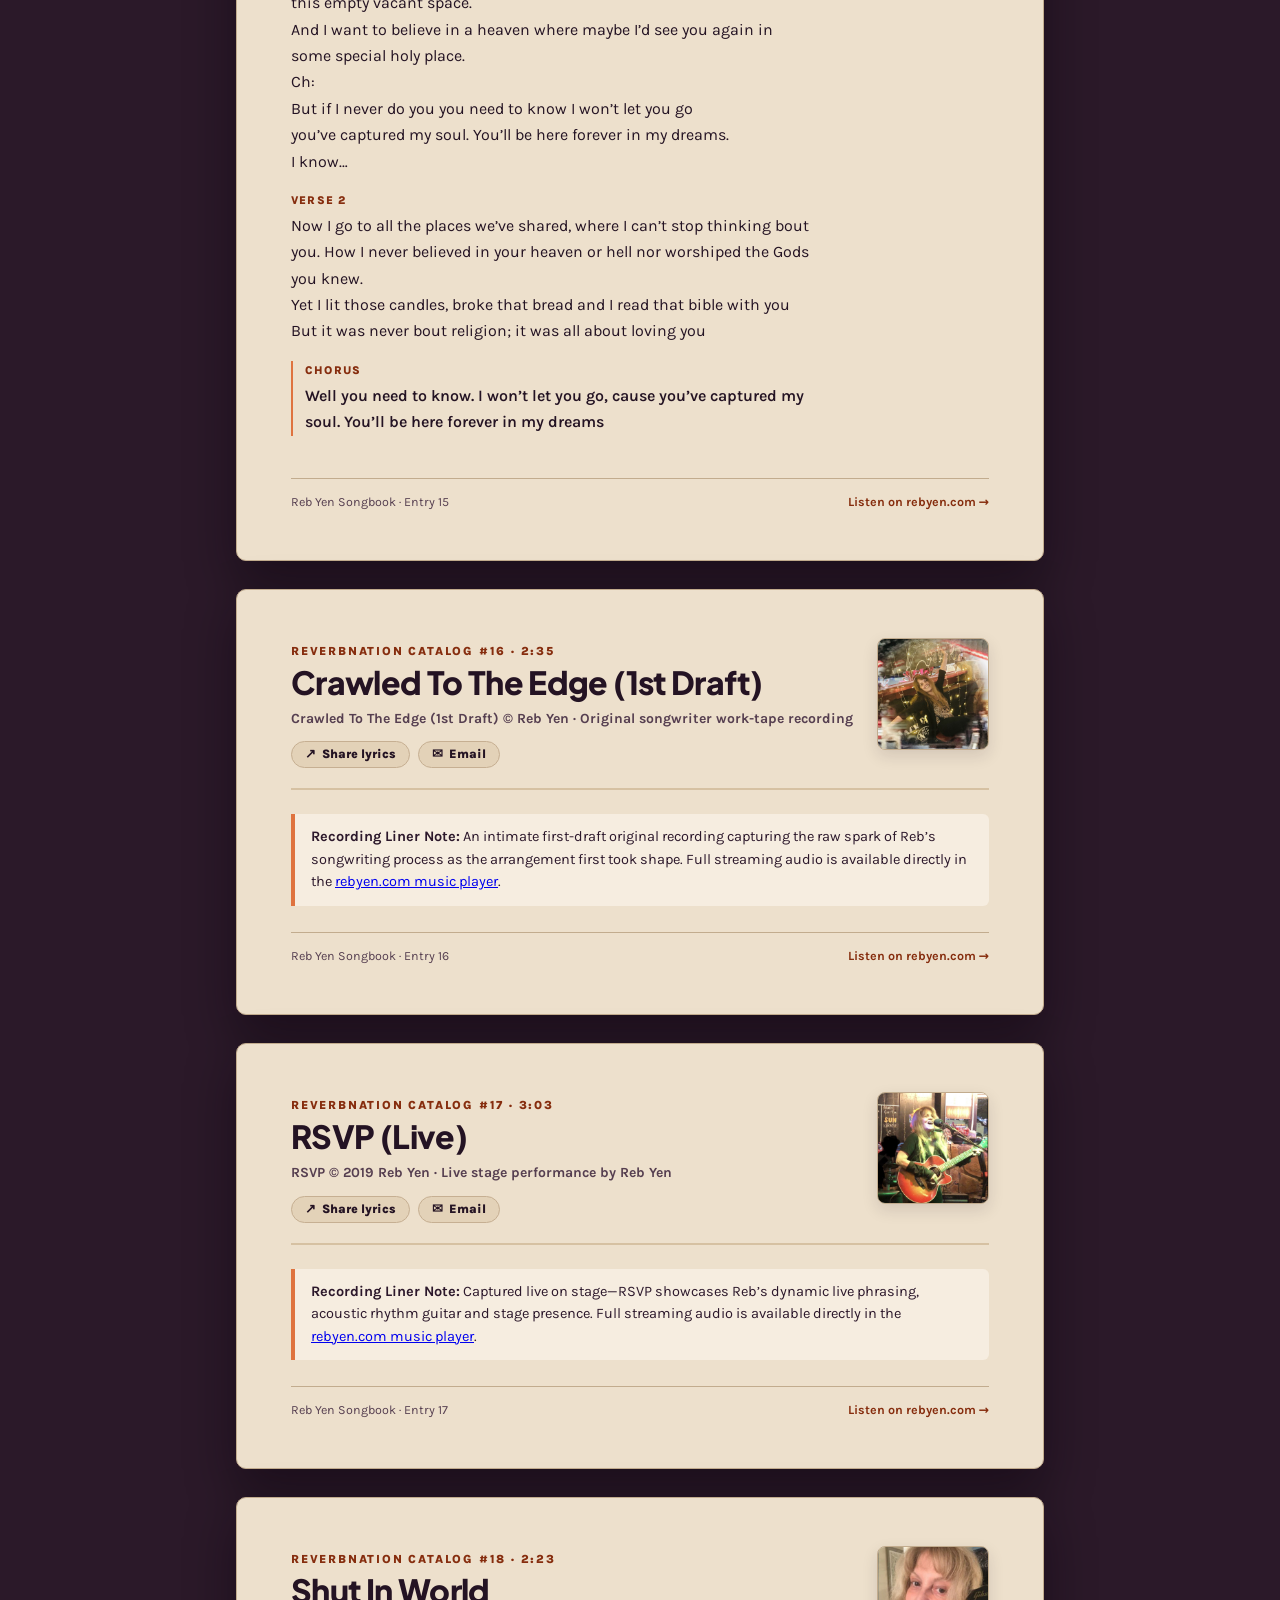
<file: songbook.html>
<!doctype html>
<html lang="en">
<head>
  <meta charset="utf-8">
  <meta name="viewport" content="width=device-width, initial-scale=1, viewport-fit=cover">
  <title>Reb Yen — Singer, Songwriter in Boulder, CO | Official Songbook, Lyrics &amp; Liner Notes</title>
  <meta name="description" content="Official songbook, lyrics, and liner notes for 22 original Americana, folk, and indie songs by Boulder, Colorado singer, songwriter Reb Yen.">
  <meta name="robots" content="index, follow, max-image-preview:large, max-snippet:-1">
  <meta name="geo.region" content="US-CO">
  <meta name="geo.placename" content="Boulder, Colorado">
  <link rel="canonical" href="https://rebyen.com/songbook.html">
  <meta property="og:site_name" content="Reb Yen">
  <meta property="og:locale" content="en_US">
  <meta property="og:title" content="Reb Yen | Boulder Singer, Songwriter — Original Songbook &amp; Lyrics">
  <meta property="og:description" content="Official songbook, lyrics, and liner notes for 22 original Americana, folk, and indie songs by Boulder, Colorado singer, songwriter Reb Yen.">
  <meta property="og:type" content="website">
  <meta property="og:url" content="https://rebyen.com/songbook.html">
  <meta property="og:image" content="https://rebyen.com/images/og-share.jpg">
  <meta name="twitter:card" content="summary_large_image">
  <script type="application/ld+json">
  {
    "@context": "https://schema.org",
    "@type": "CollectionPage",
    "name": "Reb Yen — Original Songbook, Lyrics & Liner Notes",
    "url": "https://rebyen.com/songbook.html",
    "description": "Official songbook, lyrics, and liner notes for 22 original songs written and arranged by Boulder, Colorado singer, songwriter Reb Yen.",
    "author": {
      "@type": "Person",
      "@id": "https://rebyen.com/#person",
      "name": "Reb Yen",
      "jobTitle": "Singer, Songwriter & Acoustic Guitarist",
      "url": "https://rebyen.com/",
      "homeLocation": { "@type": "City", "name": "Boulder, Colorado" },
      "sameAs": [
        "https://www.facebook.com/share/1Efd3oWoXQ/",
        "https://www.youtube.com/@RebYenMusic",
        "https://rebyen.bandcamp.com/music",
        "https://legacy.reverbnation.com/rebyen"
      ]
    }
  }
  </script>
  <script>
    if (location.hostname.endsWith('.github.io')) {
      location.replace('https://rebyen.com/songbook.html' + location.search + location.hash);
    }
  </script>
  <link rel="icon" href="favicon.ico" sizes="any">
  <link rel="icon" href="favicon.svg" type="image/svg+xml">
  <link rel="preconnect" href="https://fonts.googleapis.com">
  <link rel="preconnect" href="https://fonts.gstatic.com" crossorigin>
  <link rel="stylesheet" href="https://fonts.googleapis.com/css2?family=Karla:ital,wght@0,400;0,500;0,600;0,700;0,800;1,400&family=Plus+Jakarta+Sans:wght@600;700;800&display=swap">
  <style>
    :root {
      --plum-dark: #241323;
      --plum: #2c182b;
      --cream: #e3d2b8;
      --paper: #ede0cc;
      --sand: #d6c1a2;
      --ivory: #f7eedf;
      --ivory-bright: #fffaf1;
      --orange: #df733f;
      --rust: #862d0e;
      --muted: #563f50;
      --line: #c2ac8e;
    }

    * {
      box-sizing: border-box;
    }

    html {
      scroll-behavior: smooth;
    }

    body {
      margin: 0;
      background: #2b1929;
      color: var(--plum);
      font-family: 'Karla', system-ui, -apple-system, sans-serif;
      line-height: 1.55;
      -webkit-font-smoothing: antialiased;
    }

    .toolbar {
      position: sticky;
      top: 0;
      z-index: 50;
      background: rgba(31, 17, 30, 0.92);
      -webkit-backdrop-filter: blur(14px);
      backdrop-filter: blur(14px);
      border-bottom: 1px solid rgba(255, 250, 241, 0.14);
      padding: 12px 24px;
      display: flex;
      flex-wrap: wrap;
      align-items: center;
      justify-content: space-between;
      gap: 12px;
      color: var(--ivory);
    }

    .toolbar-brand {
      display: flex;
      align-items: center;
      gap: 12px;
      font-family: 'Plus Jakarta Sans', sans-serif;
      font-weight: 800;
      font-size: 16px;
      color: var(--ivory-bright);
      text-decoration: none;
    }

    .toolbar-brand span {
      font-weight: 600;
      font-size: 13px;
      color: #ffbe92;
      padding: 3px 10px;
      border-radius: 999px;
      background: rgba(223, 115, 63, 0.18);
      border: 1px solid rgba(239, 169, 119, 0.35);
    }

    .toolbar-actions {
      display: flex;
      flex-wrap: wrap;
      align-items: center;
      gap: 10px;
    }

    .btn {
      display: inline-flex;
      align-items: center;
      gap: 8px;
      padding: 9px 18px;
      border-radius: 999px;
      border: 0;
      font: 800 14px/1 'Karla', sans-serif;
      cursor: pointer;
      text-decoration: none;
      background: linear-gradient(135deg, #f08b58, var(--orange));
      color: #231121;
      box-shadow: 0 4px 14px rgba(223, 115, 63, 0.35);
      transition: transform 0.2s cubic-bezier(0.22, 1, 0.36, 1), background-color 0.2s ease, border-color 0.2s ease;
    }

    .btn:hover {
      background: linear-gradient(135deg, #ffa06f, #ee824c);
      transform: translateY(-1px);
    }

    .btn-ghost {
      background: rgba(255, 250, 241, 0.1);
      color: var(--ivory);
      border: 1px solid rgba(255, 250, 241, 0.24);
      box-shadow: none;
    }

    .btn-ghost:hover {
      background: rgba(255, 250, 241, 0.18);
      border-color: rgba(239, 169, 119, 0.45);
    }

    .booklet {
      max-width: 840px;
      margin: 28px auto 64px;
      padding: 0 16px;
      display: flex;
      flex-direction: column;
      gap: 28px;
    }

    .page {
      background: var(--paper);
      border: 1px solid var(--line);
      border-radius: 10px;
      box-shadow: 0 20px 50px rgba(12, 5, 14, 0.45);
      padding: 48px 54px;
      position: relative;
      overflow: hidden;
      scroll-margin-top: 78px;
      transition: border-color 0.28s ease, box-shadow 0.28s ease;
    }

    html.js-motion .page.reveal-ready {
      opacity: 0;
      transform: translate3d(0, 24px, 0);
      transition:
        opacity 0.65s cubic-bezier(0.22, 1, 0.36, 1),
        transform 0.65s cubic-bezier(0.22, 1, 0.36, 1),
        border-color 0.28s ease,
        box-shadow 0.28s ease;
    }

    html.js-motion .page.reveal-ready.is-revealed {
      opacity: 1;
      transform: none;
    }

    @keyframes sb-enter {
      from {
        opacity: 0;
        transform: translate3d(0, 14px, 0);
      }
      to {
        opacity: 1;
        transform: none;
      }
    }

    /* Cover Page */
    .page-cover {
      background: linear-gradient(160deg, #2d182c 0%, #1f101f 100%);
      color: var(--ivory);
      border-color: rgba(239, 169, 119, 0.35);
      padding: 52px 54px;
    }

    .cover-grid {
      display: grid;
      grid-template-columns: 1.05fr 0.95fr;
      gap: 36px;
      align-items: center;
    }

    .cover-kicker {
      display: inline-block;
      font-size: 12px;
      font-weight: 800;
      letter-spacing: 2px;
      text-transform: uppercase;
      color: #ffbe92;
      margin: 0 0 10px;
      animation: sb-enter 0.65s cubic-bezier(0.22, 1, 0.36, 1) 0.04s both;
    }

    .page-cover h1 {
      font-family: 'Plus Jakarta Sans', sans-serif;
      font-size: 54px;
      font-weight: 800;
      letter-spacing: -0.025em;
      line-height: 1.02;
      margin: 0 0 12px;
      color: var(--ivory-bright);
      animation: sb-enter 0.68s cubic-bezier(0.22, 1, 0.36, 1) 0.12s both;
    }

    .cover-sub {
      font-size: 20px;
      font-weight: 600;
      color: #f3e4d2;
      margin: 0 0 18px;
      line-height: 1.35;
      animation: sb-enter 0.68s cubic-bezier(0.22, 1, 0.36, 1) 0.2s both;
    }

    .cover-meta {
      font-size: 14px;
      color: #d9c3d4;
      margin: 0 0 26px;
      animation: sb-enter 0.68s cubic-bezier(0.22, 1, 0.36, 1) 0.27s both;
    }

    .cover-photo-frame {
      background: rgba(255, 250, 241, 0.06);
      border: 1px solid rgba(239, 169, 119, 0.35);
      padding: 10px;
      border-radius: 8px;
      overflow: hidden;
      animation: sb-enter 0.75s cubic-bezier(0.22, 1, 0.36, 1) 0.18s both;
      transition: border-color 0.28s ease, box-shadow 0.28s ease;
    }

    .cover-photo-frame:hover {
      border-color: rgba(239, 169, 119, 0.62);
      box-shadow: 0 14px 36px rgba(10, 4, 12, 0.4);
    }

    .cover-photo-frame img {
      width: 100%;
      height: 360px;
      object-fit: cover;
      object-position: 54% 34%;
      display: block;
      border-radius: 4px;
      filter: brightness(1.18) contrast(1.03);
      transition: transform 0.45s cubic-bezier(0.22, 1, 0.36, 1);
    }

    .cover-photo-frame:hover img {
      transform: scale(1.025);
    }

    .toc {
      margin-top: 34px;
      padding-top: 24px;
      border-top: 1px solid rgba(255, 250, 241, 0.16);
      animation: sb-enter 0.72s cubic-bezier(0.22, 1, 0.36, 1) 0.34s both;
    }

    .toc-title {
      font-size: 12px;
      font-weight: 800;
      letter-spacing: 1.8px;
      text-transform: uppercase;
      color: #ffbe92;
      margin: 0 0 12px;
    }

    .toc-grid {
      display: grid;
      grid-template-columns: repeat(3, 1fr);
      gap: 8px 18px;
      list-style: none;
      padding: 0;
      margin: 0;
    }

    .toc-grid a {
      display: flex;
      align-items: baseline;
      gap: 8px;
      color: var(--ivory);
      text-decoration: none;
      font-size: 14px;
      font-weight: 700;
      padding: 4px 0;
      transition: color 0.18s ease, transform 0.2s cubic-bezier(0.22, 1, 0.36, 1);
    }

    .toc-grid a:hover {
      color: #ffbe92;
      transform: translateX(4px);
    }

    .toc-num {
      font-size: 11px;
      font-weight: 800;
      color: var(--orange);
      transition: color 0.18s ease;
    }

    .toc-grid a:hover .toc-num {
      color: #ffd39e;
    }

    /* Song Pages */
    .song-header {
      display: grid;
      grid-template-columns: 1fr auto;
      gap: 24px;
      align-items: start;
      padding-bottom: 20px;
      border-bottom: 2px solid var(--sand);
      margin-bottom: 24px;
    }

    .song-track-num {
      display: inline-block;
      font-size: 12px;
      font-weight: 800;
      letter-spacing: 1.8px;
      text-transform: uppercase;
      color: var(--rust);
      margin-bottom: 4px;
    }

    .song-header h2 {
      font-family: 'Plus Jakarta Sans', sans-serif;
      font-size: 32px;
      font-weight: 800;
      letter-spacing: -0.02em;
      line-height: 1.1;
      margin: 0 0 8px;
      color: var(--plum-dark);
    }

    .song-credits {
      margin: 0;
      font-size: 14px;
      font-weight: 700;
      color: var(--muted);
    }

    .song-chords-pill {
      display: inline-block;
      margin-top: 8px;
      padding: 3px 10px;
      border-radius: 999px;
      background: var(--sand);
      color: var(--plum-dark);
      font-size: 12.5px;
      font-weight: 800;
    }

    .song-share-bar {
      display: flex;
      flex-wrap: wrap;
      gap: 8px;
      margin-top: 12px;
    }

    .song-share-btn {
      display: inline-flex;
      align-items: center;
      gap: 6px;
      padding: 5px 13px;
      border-radius: 999px;
      border: 1px solid #c6af92;
      background: var(--cream);
      color: var(--plum-dark);
      font: 800 12.5px/1.2 'Karla', sans-serif;
      text-decoration: none;
      cursor: pointer;
      transition: background-color 0.18s ease, border-color 0.18s ease, color 0.18s ease, transform 0.18s ease;
    }

    .song-share-btn:hover,
    .song-share-btn:focus-visible {
      background: var(--plum);
      border-color: var(--plum);
      color: var(--ivory);
      transform: translateY(-1px);
    }

    .email-chooser {
      padding: 24px;
      width: min(400px, calc(100% - 32px));
      border: 1px solid var(--line);
      border-top: 4px solid var(--orange);
      border-radius: 12px;
      background: var(--paper);
      color: var(--plum-dark);
      box-shadow: 0 24px 60px rgba(15, 7, 15, 0.55);
    }

    .email-chooser:not([open]) {
      display: none;
    }

    .email-chooser::backdrop {
      background: rgba(24, 12, 24, 0.72);
      -webkit-backdrop-filter: blur(3px);
      backdrop-filter: blur(3px);
    }

    .email-chooser-head {
      display: flex;
      align-items: flex-start;
      justify-content: space-between;
      gap: 12px;
      margin-bottom: 14px;
    }

    .email-chooser-head h3 {
      font-family: 'Plus Jakarta Sans', sans-serif;
      font-size: 20px;
      font-weight: 800;
      margin: 0 0 4px;
      color: var(--plum-dark);
    }

    .email-chooser-sub {
      margin: 0;
      font-size: 13.5px;
      color: var(--muted);
    }

    .email-chooser-close {
      width: 34px;
      height: 34px;
      border-radius: 50%;
      border: 1px solid var(--line);
      background: var(--cream);
      color: var(--plum-dark);
      font-size: 18px;
      font-weight: 800;
      line-height: 1;
      cursor: pointer;
      flex: none;
    }

    .email-chooser-close:hover {
      background: var(--plum);
      color: var(--ivory);
    }

    .email-chooser-list {
      display: grid;
      gap: 8px;
    }

    .email-choice {
      display: flex;
      align-items: center;
      justify-content: space-between;
      padding: 11px 14px;
      border-radius: 8px;
      border: 1px solid #cdb699;
      background: var(--cream);
      color: var(--plum-dark);
      font: 700 15px/1.3 'Karla', sans-serif;
      text-decoration: none;
      text-align: left;
      cursor: pointer;
      transition: background-color 0.16s ease, border-color 0.16s ease, color 0.16s ease;
    }

    .email-choice:hover,
    .email-choice:focus-visible {
      background: var(--plum);
      border-color: var(--plum);
      color: var(--ivory);
    }

    .email-choice small {
      font-size: 12px;
      font-weight: 600;
      opacity: 0.78;
    }

    .song-art {
      width: 112px;
      height: 112px;
      border-radius: 8px;
      object-fit: cover;
      border: 1px solid var(--line);
      box-shadow: 0 6px 16px rgba(36, 19, 35, 0.12);
      transition: transform 0.28s cubic-bezier(0.22, 1, 0.36, 1), box-shadow 0.28s ease;
    }

    .song-art:hover {
      transform: translateY(-3px) rotate(1.5deg);
      box-shadow: 0 10px 24px rgba(36, 19, 35, 0.2);
    }

    .song-story {
      background: #f6ede0;
      border-left: 4px solid var(--orange);
      padding: 12px 16px;
      border-radius: 0 6px 6px 0;
      margin: 0 0 22px;
      font-size: 14.5px;
      color: var(--plum);
    }

    .lyrics-columns {
      column-count: 2;
      column-gap: 36px;
      font-size: 15px;
      line-height: 1.58;
      color: var(--plum-dark);
    }

    .lyrics-columns.single-col {
      column-count: 1;
      max-width: 520px;
      font-size: 16px;
      line-height: 1.65;
    }

    .stanza {
      break-inside: avoid;
      margin: 0 0 16px;
    }

    .stanza-label {
      display: block;
      font-size: 11.5px;
      font-weight: 800;
      letter-spacing: 1.2px;
      text-transform: uppercase;
      color: var(--rust);
      margin-bottom: 3px;
    }

    .stanza p {
      margin: 0;
      white-space: pre-line;
    }

    .stanza.chorus {
      padding-left: 12px;
      border-left: 2px solid var(--orange);
      font-weight: 600;
    }

    .page-footer {
      margin-top: 26px;
      padding-top: 14px;
      border-top: 1px solid var(--line);
      display: flex;
      justify-content: space-between;
      align-items: center;
      font-size: 12.5px;
      color: var(--muted);
    }

    .page-footer a {
      color: var(--rust);
      font-weight: 700;
      text-decoration: none;
    }

    .page-footer a:hover {
      text-decoration: underline;
    }

    /* Back Cover / Colophon */
    .colophon-grid {
      display: grid;
      grid-template-columns: 1.2fr 0.8fr;
      gap: 32px;
      align-items: start;
    }

    .colophon-box {
      background: #f6ede0;
      border: 1px solid var(--line);
      border-radius: 8px;
      padding: 20px;
    }

    .colophon-box h3 {
      font-family: 'Plus Jakarta Sans', sans-serif;
      font-size: 17px;
      margin: 0 0 10px;
    }

    .colophon-box ul {
      margin: 0;
      padding-left: 18px;
      font-size: 14px;
    }

    .colophon-box li + li {
      margin-top: 6px;
    }

    .signature-box {
      margin-top: 28px;
      padding: 22px;
      border: 1px dashed #bfa68a;
      border-radius: 8px;
      background: #fffdf8;
      text-align: center;
    }

    .signature-label {
      font-size: 11px;
      font-weight: 800;
      letter-spacing: 1.6px;
      text-transform: uppercase;
      color: var(--muted);
      margin-bottom: 28px;
    }

    .signature-line {
      border-bottom: 1px solid var(--plum);
      max-width: 280px;
      margin: 0 auto 6px;
    }

    @media (max-width: 700px) {
      .toolbar {
        padding: 10px 16px;
        flex-wrap: nowrap;
        gap: 10px;
      }
      .toolbar-brand {
        font-size: 15.5px;
        min-height: 42px;
      }
      .btn {
        padding: 9px 14px;
        min-height: 40px;
        font-size: 13.5px;
        white-space: nowrap;
      }
      .page, .page-cover {
        padding: 28px 22px;
      }
      .cover-grid, .colophon-grid {
        grid-template-columns: 1fr;
      }
      .toc-grid {
        grid-template-columns: 1fr;
        gap: 4px;
      }
      .toc-grid a {
        min-height: 42px;
        align-items: center;
        padding: 8px 6px;
        border-bottom: 1px solid rgba(255, 250, 241, 0.08);
      }
      .lyrics-columns {
        column-count: 1;
      }
      .page-cover h1 {
        font-size: 40px;
      }
      .page-footer {
        flex-wrap: wrap;
        gap: 6px 12px;
      }
      .page-footer a {
        display: inline-flex;
        align-items: center;
        min-height: 40px;
      }
    }

    @media (prefers-reduced-motion: reduce) {
      html {
        scroll-behavior: auto;
      }
      *,
      *::before,
      *::after {
        transition: none !important;
        animation: none !important;
      }
    }

    @media print {
      @page { margin: 16mm; }
      .toolbar, .email-chooser, .song-share-btn { display: none !important; }
      html, body { background: #fff !important; color: #000 !important; }
      .booklet { display: block !important; width: auto; padding: 0; margin: 0; }
      .page {
        display: block !important; width: auto; min-height: 0; margin: 0;
        padding: 0; border: 0; border-radius: 0; box-shadow: none; overflow: visible;
        break-after: page; background: #fff !important; color: #000 !important;
      }
      html.js-motion .page.reveal-ready { opacity: 1 !important; transform: none !important; }
      .page * { color: #000 !important; text-shadow: none !important; }
      .page:last-child { break-after: auto; }
      .stanza { break-inside: avoid; }
      h2, h3 { break-after: avoid; }
      .page-footer { display: flex; color: #000; }
      a { text-decoration: underline; }
    }

  </style>
</head>
<body>
  <header class="toolbar">
    <a class="toolbar-brand" href="index.html">
      Reb Yen Songbook
    </a>
    <div class="toolbar-actions">
      <a class="btn btn-ghost" href="boulder-live-music.html">Boulder live music</a>
      <a class="btn btn-ghost" href="index.html">← Back to rebyen.com</a>
    </div>
  </header>

  <main class="booklet">
    <!-- COVER PAGE -->
    <section class="page page-cover" id="cover">
      <div class="cover-grid">
        <div>
          <p class="cover-kicker">Official Lyric &amp; Liner Note Songbook</p>
          <h1>Reb Yen</h1>
          <p class="cover-sub">Original songs. Real stories.<br>A voice all her own.</p>
          <p class="cover-meta">
            Written, arranged &amp; performed by Reb Yen<br>
            Boulder, Colorado · Orlando, Florida<br>
            Americana · Folk · Country · Pop · Rock · Indie
          </p>
        </div>
        <div class="cover-photo-frame">
          <img src="images/hero-guitar.jpg" alt="Reb Yen singing and playing acoustic guitar">
        </div>
      </div>

      <nav class="toc" aria-label="Songbook contents">
        <p class="toc-title">All 22 Original Recordings Included in This Edition</p>
        <ol class="toc-grid">
          <li><a href="#song-1"><span class="toc-num">01</span> Take Me Crazy</a></li>
          <li><a href="#song-4"><span class="toc-num">02</span> The Solitude (Live)</a></li>
          <li><a href="#song-5"><span class="toc-num">03</span> A New Beginning</a></li>
          <li><a href="#song-6"><span class="toc-num">04</span> Are You Listening Now?</a></li>
          <li><a href="#song-2"><span class="toc-num">05</span> Should I?</a></li>
          <li><a href="#song-10"><span class="toc-num">06</span> Missing Clues (Live)</a></li>
          <li><a href="#song-3"><span class="toc-num">07</span> Gotta Let It Go</a></li>
          <li><a href="#song-7"><span class="toc-num">08</span> Birds Of Prey (Live)</a></li>
          <li><a href="#song-8"><span class="toc-num">09</span> Take A Stand (Live)</a></li>
          <li><a href="#song-11"><span class="toc-num">10</span> I Can Feel U</a></li>
          <li><a href="#song-12"><span class="toc-num">11</span> In Cyber Love (Live)</a></li>
          <li><a href="#song-9"><span class="toc-num">12</span> Out Of Body</a></li>
          <li><a href="#song-13"><span class="toc-num">13</span> Time Machine (Live)</a></li>
          <li><a href="#song-14"><span class="toc-num">14</span> The Storm (Live)</a></li>
          <li><a href="#song-15"><span class="toc-num">15</span> For You To Know (Live)</a></li>
          <li><a href="#song-16"><span class="toc-num">16</span> Crawled To The Edge (1st Draft)</a></li>
          <li><a href="#song-17"><span class="toc-num">17</span> RSVP (Live)</a></li>
          <li><a href="#song-18"><span class="toc-num">18</span> Shut In World</a></li>
          <li><a href="#song-19"><span class="toc-num">19</span> Birds Of Prey (Solo Version)</a></li>
          <li><a href="#song-20"><span class="toc-num">20</span> Dancing With My Cell (Live)</a></li>
          <li><a href="#song-21"><span class="toc-num">21</span> The Solitude (Full Version)</a></li>
          <li><a href="#song-22"><span class="toc-num">22</span> Are You Listening? (Live)</a></li>
        </ol>
      </nav>
    </section>

    <!-- 01: TAKE ME CRAZY -->
    <article class="page" id="song-1">
      <header class="song-header">
        <div>
          <span class="song-track-num">Track 01 · ReverbNation Featured</span>
          <h2>Take Me Crazy</h2>
          <p class="song-credits">Take Me (Crazy) © 2022 Reb Yen · Written, arranged &amp; performed by Reb Yen</p>
          <p class="song-credits">Instrumentation: Guitar, all vocals, banjo, keyboard (cello), cajon</p>
          <div class="song-share-bar">
            <button type="button" class="song-share-btn" data-share-song="song-1" data-song-title="Take Me Crazy"><span aria-hidden="true">↗</span> <span class="share-label">Share lyrics</span></button>
            <a class="song-share-btn" href="mailto:?subject=%E2%80%9CTake%20Me%20Crazy%E2%80%9D%20%E2%80%94%20Lyrics%20by%20Reb%20Yen&amp;body=Read%20the%20lyrics%20to%20%E2%80%9CTake%20Me%20Crazy%E2%80%9D%20in%20Reb%20Yen%E2%80%99s%20Original%20Songbook%3A%0Ahttps%3A%2F%2Frebyen.com%2Fsongbook.html%23song-1%0A%0AListen%20to%20the%20song%3A%0Ahttps%3A%2F%2Frebyen.com%2F%23music"><span aria-hidden="true">✉</span> Email</a>
          </div>
        </div>
        <img class="song-art" src="images/take_me_crazy.jpg" alt="Reb Yen performing Take Me Crazy in Nashville">
      </header>

      <div class="song-story">
        <strong>About the song:</strong> <em>“Most love songs either put romance on a pedestal or get lost in the heartbreak. On Take Me Crazy, Reb Yen does neither. One line makes you smile and the very next line hits home. It is an honest, grown up song that skips the fairy tales and gets straight to what matters: taking each other as we actually are.”</em>
      </div>

      <div class="lyrics-columns">
        <div class="stanza chorus">
          <span class="stanza-label">Chorus</span>
          <p>Take me, Take me, Take me as I am… (×2)</p>
        </div>

        <div class="stanza">
          <span class="stanza-label">Verse 1</span>
          <p>Cause it’s never all or nothing, just something in between,
Where the answer’s never good enough, cause the future can’t be seen.
That tug-of-war, I want no more, what they call love
It’s not a glove, false promises and dreams, we’ll never keep</p>
        </div>

        <div class="stanza chorus">
          <span class="stanza-label">Chorus</span>
          <p>So, Take me, Take me, If you can
Take me, Take me, As I am</p>
        </div>

        <div class="stanza">
          <span class="stanza-label">Verse 2</span>
          <p>It’s broken, I can’t fix you, or mend your wounds
And all of the others you rejected, just a little too soon
So they weren’t in your corner
Gonna head for the door now
Where’re we going?!?</p>
        </div>

        <div class="stanza chorus">
          <span class="stanza-label">Chorus / Bridge</span>
          <p>Crazy, Crazy, Crazy as we can!
Going Crazy, Crazy, crazy as we can.
Just throw it out, when you’re in doubt… that thing called love…
It’s not a glove, false promises and dreams we’ll never see</p>
        </div>

        <div class="stanza chorus">
          <span class="stanza-label">Chorus</span>
          <p>So, Take me, Take me, Take me if you can
Take me, Take me, Crazy as I am</p>
        </div>

        <div class="stanza">
          <span class="stanza-label">Verse 3</span>
          <p>Your tortured soul won’t let you go, where you’ve never been
And that angel in white, just a devil in disguise.
Like the Marilyn Monroe where did she go?
Well I can’t be your beauty queen, that airbrush just don’t work for me
And I don’t need no Superman, no knight-n-shinin’ no-where plan
But I was always in your corner, but you’re heading for the door now
Where’re we going?!</p>
        </div>

        <div class="stanza chorus">
          <span class="stanza-label">Chorus</span>
          <p>Crazy, Crazy, Crazy as I am,
Crazy, Crazy, crazy as we can!</p>
        </div>

        <div class="stanza">
          <span class="stanza-label">Verse 4</span>
          <p>Oh it could’ve been you, or could’ve been me that said the wrong thing
Oh, say the right thing, do the right thing, just be my man
But, don’t say the right thing, say the wrong thing, read my mind!!</p>
        </div>

        <div class="stanza chorus">
          <span class="stanza-label">Outro Chorus</span>
          <p>And Take me, Take me, Take me as I am
Take me, Take me, Crazy as I am,
And I’ll Take you, Take you, Take you as you are.
Take me, Take me, Crazy as I am
Take me, Take me, Take me as I am</p>
        </div>
      </div>

      <footer class="page-footer">
        <span>Reb Yen Songbook · Page 1</span>
        <a href="index.html#music">Listen on rebyen.com →</a>
      </footer>
    </article>

    <!-- 02: SHOULD I? -->
    <article class="page" id="song-2">
      <header class="song-header">
        <div>
          <span class="song-track-num">Track 02 · ReverbNation Featured · With Guitar Chords</span>
          <h2>Should I?</h2>
          <p class="song-credits">Should I? © 2021 Reb Yen · All tracks performed by Reb Yen</p>
          <p class="song-credits">Instrumentation: Vocals, rhythm guitar, lead guitar, cajon</p>
          <span class="song-chords-pill">Guitar Chords — Verses &amp; Outro: G, C · Chorus: Gm, Dm</span>
          <div class="song-share-bar">
            <button type="button" class="song-share-btn" data-share-song="song-2" data-song-title="Should I?"><span aria-hidden="true">↗</span> <span class="share-label">Share lyrics</span></button>
            <a class="song-share-btn" href="mailto:?subject=%E2%80%9CShould%20I%3F%E2%80%9D%20%E2%80%94%20Lyrics%20by%20Reb%20Yen&amp;body=Read%20the%20lyrics%20to%20%E2%80%9CShould%20I%3F%E2%80%9D%20in%20Reb%20Yen%E2%80%99s%20Original%20Songbook%3A%0Ahttps%3A%2F%2Frebyen.com%2Fsongbook.html%23song-2%0A%0AListen%20to%20the%20song%3A%0Ahttps%3A%2F%2Frebyen.com%2F%23music"><span aria-hidden="true">✉</span> Email</a>
          </div>
        </div>
        <img class="song-art" src="images/hero-guitar.jpg" alt="Reb Yen playing acoustic guitar" style="object-position: 52% 30%">
      </header>

      <div class="lyrics-columns">
        <div class="stanza">
          <span class="stanza-label">Verse 1 (Chords: G, C)</span>
          <p>Fact or fiction, words were heard,
Words were felt, just never said.
Loved the way you turned your head
You smiled at me, then off you sped

Should I follow, should I stay,
Should I run the other way
<em>(short instrumental)</em></p>
        </div>

        <div class="stanza">
          <span class="stanza-label">Verse 2 (Chords: G, C)</span>
          <p>Wind me up, spin me round,
I’m off the ground, then falling down
Loved the way you made me laugh
You made me cry, same time I asked

Should I follow, should I stay,
Should I run the other way
<em>(short instrumental)</em></p>
        </div>

        <div class="stanza chorus">
          <span class="stanza-label">Chorus (Chords: Gm, Dm)</span>
          <p>Can’t keep up the pace when
Don’t know what ya feelin’,
Just wanna believe in what I think I’m seeing
<em>(short instrumental)</em>
Just wanna believe in what I think I’m seeing</p>
        </div>

        <div class="stanza">
          <span class="stanza-label">Verse 3 (Chords: G, C)</span>
          <p>History or mystery, a story we may never know
Words were heard, words were felt, just never said
<em>(short instrumental)</em>
Wind me up, spin me round, I’m off the ground
Falling down, make me laugh, make me cry
Just won’t give in to that smile, to that smile</p>
        </div>

        <div class="stanza chorus">
          <span class="stanza-label">Chorus (Chords: Gm, Dm, Gm, Dm)</span>
          <p>Can’t keep up the pace when
Don’t know what ya feelin’,
Just wanna believe in what I think I’m seeing
<em>(short instrumental)</em>
Just wanna believe in what I think I’m seeing</p>
        </div>

        <div class="stanza">
          <span class="stanza-label">Verse 4 (Chords: G, C)</span>
          <p>Fact or fiction, words were heard,
Words were said, just never felt.
Wind me up, spin me round,
I’m off the ground, then falling down
Loved the way you turned your head
You smiled at me, then off you sped

Should I follow, should I stay,
Should I run the other way</p>
        </div>

        <div class="stanza chorus">
          <span class="stanza-label">Outro (Chords: G, C)</span>
          <p>Should I follow, should I stay,
Should I run the other way
Should I follow, should I stay,
Should I run the other way</p>
        </div>
      </div>

      <footer class="page-footer">
        <span>Reb Yen Songbook · Page 2</span>
        <a href="index.html#music">Listen on rebyen.com →</a>
      </footer>
    </article>

    <!-- 03: GOTTA LET IT GO -->
    <article class="page" id="song-3">
      <header class="song-header">
        <div>
          <span class="song-track-num">Track 03 · ReverbNation Featured</span>
          <h2>Gotta Let It Go</h2>
          <p class="song-credits">Gotta Let It Go © 2021 Reb Yen · Written &amp; arranged by Reb Yen</p>
          <p class="song-credits">Performed by Reb Yen (vocals, guitar, cajon) &amp; Jim O’Rourke (lead guitar)</p>
          <div class="song-share-bar">
            <button type="button" class="song-share-btn" data-share-song="song-3" data-song-title="Gotta Let It Go"><span aria-hidden="true">↗</span> <span class="share-label">Share lyrics</span></button>
            <a class="song-share-btn" href="mailto:?subject=%E2%80%9CGotta%20Let%20It%20Go%E2%80%9D%20%E2%80%94%20Lyrics%20by%20Reb%20Yen&amp;body=Read%20the%20lyrics%20to%20%E2%80%9CGotta%20Let%20It%20Go%E2%80%9D%20in%20Reb%20Yen%E2%80%99s%20Original%20Songbook%3A%0Ahttps%3A%2F%2Frebyen.com%2Fsongbook.html%23song-3%0A%0AListen%20to%20the%20song%3A%0Ahttps%3A%2F%2Frebyen.com%2F%23music"><span aria-hidden="true">✉</span> Email</a>
          </div>
        </div>
        <img class="song-art" src="images/gotta_let_it_go.jpg" alt="Reb Yen performing Gotta Let It Go">
      </header>

      <div class="lyrics-columns">
        <div class="stanza">
          <span class="stanza-label">Verse 1</span>
          <p>Hey there sista, what ya doing
Why you never have no time for me
Hey there sister, what ya thinking
The man is taken, his heart ain’t free
Can’t crack that code, that mystery
What he’s hiding from you, just don’t wanna see
Just wanna have a little history, in the
Story that you want it to be</p>
        </div>

        <div class="stanza">
          <span class="stanza-label">Verse 2</span>
          <p>Hey there brother, what you doing
Ya walking that fence and ya wanna be free
Hey there brother, what you saying, you
Talking that line, ya gettin’ in deep
You can’t crack that code, that mystery
What ya hiding from her, wish ya wouldn’t tell me
Just wanna have a little history in a story that ya want it to be
Just wanna have a little history in a story that ya want it to be</p>
        </div>

        <div class="stanza chorus">
          <span class="stanza-label">Chorus</span>
          <p>Gotta let it go when it’s falling apart
Gotta let it go, never worked from the start
Got to let it go… just breakin’ my heart, my heart (×2)</p>
        </div>

        <div class="stanza">
          <span class="stanza-label">Verse 3</span>
          <p>Hey there sister, hey there brother, time to heal, time to recover
Hey there sister, hey there brother, let’s all learn how to love one another
Can’t crack the code, that mystery of why you love one and not the other

Just wanna have a little history in a story that ya want it to be,
Ya just wanna have a little history in a story that ya want it to be</p>
        </div>

        <div class="stanza chorus">
          <span class="stanza-label">Outro Chorus</span>
          <p>Gotta let it go when it’s falling apart
Gotta let it go, never worked from the start
Got to let it go… just breakin’ my heart (×3)</p>
        </div>
      </div>

      <footer class="page-footer">
        <span>Reb Yen Songbook · Page 3</span>
        <a href="index.html#music">Listen on rebyen.com →</a>
      </footer>
    </article>

    <!-- 04: THE SOLITUDE -->
    <article class="page" id="song-4">
      <header class="song-header">
        <div>
          <span class="song-track-num">Track 04 · Live Recording</span>
          <h2>The Solitude</h2>
          <p class="song-credits">The Solitude © Reb Yen · All tracks performed by Reb Yen</p>
          <p class="song-credits">Instrumentation: Acoustic guitar &amp; vocals</p>
          <div class="song-share-bar">
            <button type="button" class="song-share-btn" data-share-song="song-4" data-song-title="The Solitude"><span aria-hidden="true">↗</span> <span class="share-label">Share lyrics</span></button>
            <a class="song-share-btn" href="mailto:?subject=%E2%80%9CThe%20Solitude%E2%80%9D%20%E2%80%94%20Lyrics%20by%20Reb%20Yen&amp;body=Read%20the%20lyrics%20to%20%E2%80%9CThe%20Solitude%E2%80%9D%20in%20Reb%20Yen%E2%80%99s%20Original%20Songbook%3A%0Ahttps%3A%2F%2Frebyen.com%2Fsongbook.html%23song-4%0A%0AListen%20to%20the%20song%3A%0Ahttps%3A%2F%2Frebyen.com%2F%23music"><span aria-hidden="true">✉</span> Email</a>
          </div>
        </div>
        <img class="song-art" src="images/solitude.jpg" alt="Reb Yen performing The Solitude live at Roots Music Project">
      </header>

      <div class="lyrics-columns">
        <div class="stanza">
          <span class="stanza-label">Verse 1</span>
          <p>The solitude, the lonely skies
The hidden secrets, in your eyes
It can’t confine, the endless time
The road ahead, plays on your mind</p>
        </div>

        <div class="stanza">
          <span class="stanza-label">Verse 2</span>
          <p>The shadows taunt you, what matters haunts you
Alone again, is your best friend
It’s undecided, the road’s divided
Just need to try, believe again</p>
        </div>

        <div class="stanza chorus">
          <span class="stanza-label">Chorus</span>
          <p>Where it dazzles in your sky that’s where you go
When the music’s in your soul that’s when you know
The solitude, The solitude
The solitude is all your own</p>
        </div>

        <div class="stanza">
          <span class="stanza-label">Verse 3</span>
          <p>The hidden secrets, will come to light
That endless time, it won’t confine you

No shadow taunts you, no matter haunts you
Alone again, is your best friend
And when decided, no roads divided
That time ahead, will be behind you</p>
        </div>

        <div class="stanza chorus">
          <span class="stanza-label">Outro Chorus</span>
          <p>Where it dazzles in your sky that’s where you go
When the music’s in your soul that’s when you know
The solitude, The solitude
The solitude just won’t let go
The solitude, The solitude
The solitude is all your own</p>
        </div>
      </div>

      <footer class="page-footer">
        <span>Reb Yen Songbook · Page 4</span>
        <a href="index.html#music">Listen on rebyen.com →</a>
      </footer>
    </article>

    <!-- 05: A NEW BEGINNING -->
    <article class="page" id="song-5">
      <header class="song-header">
        <div>
          <span class="song-track-num">Track 05 · Studio Recording</span>
          <h2>A New Beginning</h2>
          <p class="song-credits">A New Beginning © Reb Yen · All tracks performed by Reb Yen</p>
          <p class="song-credits">Instrumentation: Vocals, guitars, keyboard (performed live with harmonica &amp; acoustic guitar)</p>
          <div class="song-share-bar">
            <button type="button" class="song-share-btn" data-share-song="song-5" data-song-title="A New Beginning"><span aria-hidden="true">↗</span> <span class="share-label">Share lyrics</span></button>
            <a class="song-share-btn" href="mailto:?subject=%E2%80%9CA%20New%20Beginning%E2%80%9D%20%E2%80%94%20Lyrics%20by%20Reb%20Yen&amp;body=Read%20the%20lyrics%20to%20%E2%80%9CA%20New%20Beginning%E2%80%9D%20in%20Reb%20Yen%E2%80%99s%20Original%20Songbook%3A%0Ahttps%3A%2F%2Frebyen.com%2Fsongbook.html%23song-5%0A%0AListen%20to%20the%20song%3A%0Ahttps%3A%2F%2Frebyen.com%2F%23music"><span aria-hidden="true">✉</span> Email</a>
          </div>
        </div>
        <img class="song-art" src="images/newbeginning.jpg" alt="Reb Yen performing A New Beginning at The Copper Rocket">
      </header>

      <div class="lyrics-columns single-col">
        <div class="stanza chorus">
          <span class="stanza-label">Refrain</span>
          <p>All these years in the blink of an eye
All these years don’t say goodbye
Don’t call it the end; it’s a new beginning,
Don’t call it the end; it’s a new beginning</p>
        </div>

        <div class="stanza">
          <span class="stanza-label">Verse 1</span>
          <p>Once climbed that mountain up to the top
Where we lit that fire, thought it’d never go out
Once danced with you in another time
A world of wonder, thought it’d always be mine</p>
        </div>

        <div class="stanza chorus">
          <span class="stanza-label">Refrain</span>
          <p>All these years in the blink of an eye
All these years don’t say goodbye
Don’t call it the end; it’s a new beginning,
Don’t call it the end; it’s a new beginning</p>
        </div>

        <div class="stanza">
          <span class="stanza-label">Verse 2</span>
          <p>Like fairytales we want to believe
Happily in them forever; and you’ll never leave
But the myths fall like the leaves from the trees
As the pages turn, and your soul is set free.</p>
        </div>

        <div class="stanza chorus">
          <span class="stanza-label">Outro</span>
          <p>And I’ll climb that mountain back to the top
Where I’ll light that fire, it’ll never go out
Don’t call it the end; it’s a new beginning
Don’t call it the end; it’s a new beginning
Don’t call it the end; it’s a new beginning</p>
        </div>
      </div>

      <footer class="page-footer">
        <span>Reb Yen Songbook · Page 5</span>
        <a href="index.html#music">Listen on rebyen.com →</a>
      </footer>
    </article>

    <!-- 06: ARE YOU LISTENING NOW? -->
    <article class="page" id="song-6">
      <header class="song-header">
        <div>
          <span class="song-track-num">Track 06 · Studio Recording</span>
          <h2>Are You Listening Now?</h2>
          <p class="song-credits">Are You Listening Now? © Reb Yen · All tracks performed by Reb Yen</p>
          <p class="song-credits">Instrumentation: Vocals, acoustic guitar, lead electric guitar, cajon</p>
          <div class="song-share-bar">
            <button type="button" class="song-share-btn" data-share-song="song-6" data-song-title="Are You Listening Now?"><span aria-hidden="true">↗</span> <span class="share-label">Share lyrics</span></button>
            <a class="song-share-btn" href="mailto:?subject=%E2%80%9CAre%20You%20Listening%20Now%3F%E2%80%9D%20%E2%80%94%20Lyrics%20by%20Reb%20Yen&amp;body=Read%20the%20lyrics%20to%20%E2%80%9CAre%20You%20Listening%20Now%3F%E2%80%9D%20in%20Reb%20Yen%E2%80%99s%20Original%20Songbook%3A%0Ahttps%3A%2F%2Frebyen.com%2Fsongbook.html%23song-6%0A%0AListen%20to%20the%20song%3A%0Ahttps%3A%2F%2Frebyen.com%2F%23music"><span aria-hidden="true">✉</span> Email</a>
          </div>
        </div>
        <img class="song-art" src="images/are_you_listening.jpg" alt="Reb Yen performing with her trio at The Alley">
      </header>

      <div class="lyrics-columns single-col">
        <div class="stanza chorus">
          <span class="stanza-label">Chorus</span>
          <p>Are you listening now, are you humming along,
Do you feel the sound,
Are you listening now, wanna hear it loud,
Don’t turn it down.
Are you listening now, wanna stay for a while,
Wanna know what makes me smile</p>
        </div>

        <div class="stanza">
          <span class="stanza-label">Bridge</span>
          <p>Do they really know you,
Do they really like you,
Do they wanna hear your words,
Does it matter to you.</p>
        </div>

        <div class="stanza chorus">
          <span class="stanza-label">Refrain</span>
          <p>Gotta do it for yourself, not just for somebody else,
Gotta be your own fan, when nobody else… can
Gotta do it for yourself, not just for somebody else,
Gotta be your own fan, when nobody else… can.</p>
        </div>

        <div class="stanza">
          <span class="stanza-label">Outro</span>
          <p>Baby can you show me, do you want to know me?</p>
        </div>
      </div>

      <footer class="page-footer">
        <span>Reb Yen Songbook · Page 6</span>
        <a href="index.html#music">Listen on rebyen.com →</a>
      </footer>
    </article>

    <!-- 07: BIRDS OF PREY -->
    <article class="page" id="song-7">
      <header class="song-header">
        <div>
          <span class="song-track-num">Track 07 · Live Recording</span>
          <h2>Birds Of Prey</h2>
          <p class="song-credits">Birds Of Prey © 2020 Reb Yen · Written &amp; performed by Reb Yen</p>
          <p class="song-credits">Instrumentation: Vocals &amp; guitar (recorded live on stage)</p>
          <div class="song-share-bar">
            <button type="button" class="song-share-btn" data-share-song="song-7" data-song-title="Birds Of Prey"><span aria-hidden="true">↗</span> <span class="share-label">Share lyrics</span></button>
            <a class="song-share-btn" href="mailto:?subject=%E2%80%9CBirds%20Of%20Prey%E2%80%9D%20%E2%80%94%20Lyrics%20by%20Reb%20Yen&amp;body=Read%20the%20lyrics%20to%20%E2%80%9CBirds%20Of%20Prey%E2%80%9D%20in%20Reb%20Yen%E2%80%99s%20Original%20Songbook%3A%0Ahttps%3A%2F%2Frebyen.com%2Fsongbook.html%23song-7%0A%0AListen%20to%20the%20song%3A%0Ahttps%3A%2F%2Frebyen.com%2F%23music"><span aria-hidden="true">✉</span> Email</a>
          </div>
        </div>
        <img class="song-art" src="images/songs/birds-of-prey-performance.webp" alt="Reb Yen singing and playing acoustic guitar live" width="527" height="527" loading="lazy">
      </header>

      <div class="lyrics-columns single-col">
        <div class="stanza">
          <span class="stanza-label">Verse 1</span>
          <p>Birds of prey, what do you need today
My likes, my praise, to make it through the day.
Take what you need, and fly away

Another piece of my heart and throw the rest away.
Birds of prey</p>
        </div>

        <div class="stanza">
          <span class="stanza-label">Verse 2</span>
          <p>You seek my comfort, that undeserving praise.
Take what you want, don’t feel betrayed
When you’re the only one, in your parade.

Without your comfort, I’ll find another way.
I’ll fly away, just fly</p>
        </div>

        <div class="stanza chorus">
          <span class="stanza-label">Verse 3 / Outro</span>
          <p>Don’t need those eyes, just look another way.
Don’t need those thoughts, just think another way.
Without that warmth, just feel another way.
Without your love, I’ll find another way
I’ll fly away, fly away… just fly away</p>
        </div>
      </div>

      <footer class="page-footer">
        <span>Reb Yen Songbook · Page 7</span>
        <a href="index.html#music">Listen on rebyen.com →</a>
      </footer>
    </article>

    <!-- 08: TAKE A STAND -->
    <article class="page" id="song-8">
      <header class="song-header">
        <div>
          <span class="song-track-num">Track 08 · Live Recording</span>
          <h2>Take A Stand</h2>
          <p class="song-credits">Take A Stand © Reb Yen · All tracks performed by Reb Yen</p>
          <p class="song-credits">Instrumentation: Vocals &amp; guitar</p>
          <div class="song-share-bar">
            <button type="button" class="song-share-btn" data-share-song="song-8" data-song-title="Take A Stand"><span aria-hidden="true">↗</span> <span class="share-label">Share lyrics</span></button>
            <a class="song-share-btn" href="mailto:?subject=%E2%80%9CTake%20A%20Stand%E2%80%9D%20%E2%80%94%20Lyrics%20by%20Reb%20Yen&amp;body=Read%20the%20lyrics%20to%20%E2%80%9CTake%20A%20Stand%E2%80%9D%20in%20Reb%20Yen%E2%80%99s%20Original%20Songbook%3A%0Ahttps%3A%2F%2Frebyen.com%2Fsongbook.html%23song-8%0A%0AListen%20to%20the%20song%3A%0Ahttps%3A%2F%2Frebyen.com%2F%23music"><span aria-hidden="true">✉</span> Email</a>
          </div>
        </div>
        <img class="song-art" src="images/are_you_listening.jpg" alt="Reb Yen live performance">
      </header>

      <div class="lyrics-columns">
        <div class="stanza">
          <span class="stanza-label">Verse 1</span>
          <p>Who’s gonna be the one. Who’s gonna get it done.
Who’s gonna make a plan. Who’s gonna take a stand.

He’s on the sidewalks — in the streets just laying there as they walk by.
He could be gone — does his heart beat. It could be you, don’t let him die.
Who’s gonna save the man. Who’s gonna take a stand.</p>
        </div>

        <div class="stanza">
          <span class="stanza-label">Verse 2</span>
          <p>Who’s gonna walk with me, who’s gonna talk with me,
Who’s going to take my hand, who’s going to be my man.
I’m on the sidewalk, in the streets, wanna find me, wanna meet.
Don’t just sit while I go by, got some time don’t let it slide.
Who’s gonna take my hand. Who’s gonna be my man.</p>
        </div>

        <div class="stanza">
          <span class="stanza-label">Verse 3</span>
          <p>Who’s gonna be the one. Who’s gonna get it done.
Who’s gonna make a plan. Who’s gonna take a stand.
He’s on your TV… in your ears. He talks as though he really cares.
But you’re not really in his plan. You never were, he’s not your man.
Who’s gonna change the man. Who’s gonna take a stand.</p>
        </div>

        <div class="stanza chorus">
          <span class="stanza-label">Outro</span>
          <p>You’re on the sidewalks — in the street, just laying there, get on your feet.
Don’t just sit while it goes by, got a cause don’t let it die.
You’ve gotta be the one. You’ve gotta get it done.
You’ve gotta make a plan. You’ve gotta take a stand.</p>
        </div>
      </div>

      <footer class="page-footer">
        <span>Reb Yen Songbook · Page 8</span>
        <a href="index.html#music">Listen on rebyen.com →</a>
      </footer>
    </article>

    <!-- 09: OUT OF BODY -->
    <article class="page" id="song-9">
      <header class="song-header">
        <div>
          <span class="song-track-num">Track 09 · Studio Recording</span>
          <h2>Out Of Body</h2>
          <p class="song-credits">Out Of Body © Reb Yen · All tracks performed by Reb Yen</p>
          <p class="song-credits">Instrumentation: Guitar, vocals, keyboard</p>
          <div class="song-share-bar">
            <button type="button" class="song-share-btn" data-share-song="song-9" data-song-title="Out Of Body"><span aria-hidden="true">↗</span> <span class="share-label">Share lyrics</span></button>
            <a class="song-share-btn" href="mailto:?subject=%E2%80%9COut%20Of%20Body%E2%80%9D%20%E2%80%94%20Lyrics%20by%20Reb%20Yen&amp;body=Read%20the%20lyrics%20to%20%E2%80%9COut%20Of%20Body%E2%80%9D%20in%20Reb%20Yen%E2%80%99s%20Original%20Songbook%3A%0Ahttps%3A%2F%2Frebyen.com%2Fsongbook.html%23song-9%0A%0AListen%20to%20the%20song%3A%0Ahttps%3A%2F%2Frebyen.com%2F%23music"><span aria-hidden="true">✉</span> Email</a>
          </div>
        </div>
        <img class="song-art" src="images/reb_yen_photo.jpg" alt="Reb Yen portrait" style="object-position: 50% 38%">
      </header>

      <div class="lyrics-columns single-col">
        <div class="stanza">
          <span class="stanza-label">Verse 1</span>
          <p>Out of body, out of mind
Out that window where you’ll find
The dark fills your time
The sleep wakes your mind</p>
        </div>

        <div class="stanza">
          <span class="stanza-label">Verse 2</span>
          <p>The nights aren’t so dark
As the moon shines her face
You push through the clouds
And fly through that space</p>
        </div>

        <div class="stanza chorus">
          <span class="stanza-label">Refrain</span>
          <p>In the dark where you’ll find
The sleep wakes your mind</p>
        </div>

        <div class="stanza">
          <span class="stanza-label">Bridge</span>
          <p>Keep me whole when falling to pieces
Touch my soul when not a believer.
Just need you as my friend
Nothing more to pretend.
When ya not receiving</p>
        </div>

        <div class="stanza chorus">
          <span class="stanza-label">Outro</span>
          <p>Out of body, out of mind
Out that window where you go
And the dark fills your time
The sleep wakes your mind</p>
        </div>
      </div>

      <footer class="page-footer">
        <span>Reb Yen Songbook · Page 9</span>
        <a href="index.html#music">Listen on rebyen.com →</a>
      </footer>
    </article>

    <!-- 06: MISSING CLUES (LIVE) -->
    <article class="page" id="song-10">
      <header class="song-header">
        <div>
          <span class="song-track-num">ReverbNation Catalog #06 · 1:24</span>
          <h2>Missing Clues (Live)</h2>
          <p class="song-credits">Missing Clues © Reb Yen &amp; Jim O’Rourke · Performed live by Reb Yen (guitar, vocals) &amp; Jim O’Rourke (harmonica, vocals)</p>
          <div class="song-share-bar">
            <button type="button" class="song-share-btn" data-share-song="song-10" data-song-title="Missing Clues (Live)"><span aria-hidden="true">↗</span> <span class="share-label">Share lyrics</span></button>
            <a class="song-share-btn" href="mailto:?subject=%E2%80%9CMissing%20Clues%20(Live)%E2%80%9D%20%E2%80%94%20Lyrics%20by%20Reb%20Yen&amp;body=Read%20the%20lyrics%20%26%20liner%20notes%20for%20%E2%80%9CMissing%20Clues%20(Live)%E2%80%9D%20in%20Reb%20Yen%E2%80%99s%20Official%20Songbook%3A%0Ahttps%3A%2F%2Frebyen.com%2Fsongbook.html%23song-10%0A%0AListen%20to%20the%20song%3A%0Ahttps%3A%2F%2Frebyen.com%2F%23music"><span aria-hidden="true">✉</span> Email</a>
          </div>
        </div>
        <img class="song-art" src="images/songs/rn-34053201.jpg" alt="Double-exposure silhouette artwork by the water" loading="lazy" style="object-position: 50% 42%">
      </header>

      <div class="lyrics-columns">
        <div class="stanza">
          <span class="stanza-label">Verse</span>
          <p>All my life I used to see the, good the bad the in between.
It all seem is a mystery with, twist and turns
I’ve never seen. ( Interlude: A, D x4)</p>
        </div>

        <div class="stanza">
          <p>Every day I figured out another clue
what it’s about.
Missing pages here and there, missing clues
most everywhere Interlude: A, D x</p>
        </div>

        <div class="stanza chorus">
          <span class="stanza-label">Chorus</span>
          <p>A (contant without interlude)
A I’ve got some time so I’ll look a little more.
I’m sure there’s something missing here
That’s what I’m looking for Interlude: A, D x</p>
        </div>

        <div class="stanza chorus">
          <span class="stanza-label">Chorus2</span>
          <p>A (contant without interlude)</p>
        </div>

        <div class="stanza">
          <p>Most of this can easily see, The good bad
the in between. Interlude: A, D x2</p>
        </div>

        <div class="stanza">
          <p>Everyone’s a mystery, everything you do you
see. Interlude: A, D x2</p>
        </div>

        <div class="stanza">
          <p>Every story is it’s own, every light that
shines is shown.</p>
        </div>

        <div class="stanza">
          <p>A Every light a story known, the saddest one is
when you’re alone ,when  you're alone</p>
        </div>
      </div>

      <footer class="page-footer">
        <span>Reb Yen Songbook · Entry 10</span>
        <a href="index.html#music">Listen on rebyen.com →</a>
      </footer>
    </article>

    <!-- 10: I CAN FEEL U -->
    <article class="page" id="song-11">
      <header class="song-header">
        <div>
          <span class="song-track-num">ReverbNation Catalog #10 · 2:56</span>
          <h2>I Can Feel U</h2>
          <p class="song-credits">I Can Feel U © 2021 Reb Yen &amp; Jim O’Rourke · Performed by Reb Yen (guitar, vocals) &amp; Jim O’Rourke (lead guitar, backing vocals)</p>
          <div class="song-share-bar">
            <button type="button" class="song-share-btn" data-share-song="song-11" data-song-title="I Can Feel U"><span aria-hidden="true">↗</span> <span class="share-label">Share lyrics</span></button>
            <a class="song-share-btn" href="mailto:?subject=%E2%80%9CI%20Can%20Feel%20U%E2%80%9D%20%E2%80%94%20Lyrics%20by%20Reb%20Yen&amp;body=Read%20the%20lyrics%20%26%20liner%20notes%20for%20%E2%80%9CI%20Can%20Feel%20U%E2%80%9D%20in%20Reb%20Yen%E2%80%99s%20Official%20Songbook%3A%0Ahttps%3A%2F%2Frebyen.com%2Fsongbook.html%23song-11%0A%0AListen%20to%20the%20song%3A%0Ahttps%3A%2F%2Frebyen.com%2F%23music"><span aria-hidden="true">✉</span> Email</a>
          </div>
        </div>
        <img class="song-art" src="images/songs/rn-portrait.jpg" alt="Portrait of Reb Yen with her acoustic guitar" loading="lazy" style="object-position: 50% 32%">
      </header>

      <div class="song-story">
        <strong>Recording Liner Note:</strong> An atmospheric original collaboration © 2021 by Reb Yen (guitar, vocals) and Jim O’Rourke (lead guitar, backing vocals). Full streaming audio is available directly in the <a href="index.html#music">rebyen.com music player</a>.
      </div>

      <footer class="page-footer">
        <span>Reb Yen Songbook · Entry 11</span>
        <a href="index.html#music">Listen on rebyen.com →</a>
      </footer>
    </article>

    <!-- 11: IN CYBER LOVE (LIVE) -->
    <article class="page" id="song-12">
      <header class="song-header">
        <div>
          <span class="song-track-num">ReverbNation Catalog #11 · 1:49</span>
          <h2>In Cyber Love (Live)</h2>
          <p class="song-credits">In Cyber Love © Reb Yen · Performed live by Reb Yen (vocals &amp; acoustic guitar)</p>
          <div class="song-share-bar">
            <button type="button" class="song-share-btn" data-share-song="song-12" data-song-title="In Cyber Love (Live)"><span aria-hidden="true">↗</span> <span class="share-label">Share lyrics</span></button>
            <a class="song-share-btn" href="mailto:?subject=%E2%80%9CIn%20Cyber%20Love%20(Live)%E2%80%9D%20%E2%80%94%20Lyrics%20by%20Reb%20Yen&amp;body=Read%20the%20lyrics%20%26%20liner%20notes%20for%20%E2%80%9CIn%20Cyber%20Love%20(Live)%E2%80%9D%20in%20Reb%20Yen%E2%80%99s%20Official%20Songbook%3A%0Ahttps%3A%2F%2Frebyen.com%2Fsongbook.html%23song-12%0A%0AListen%20to%20the%20song%3A%0Ahttps%3A%2F%2Frebyen.com%2F%23music"><span aria-hidden="true">✉</span> Email</a>
          </div>
        </div>
        <img class="song-art" src="images/songs/rn-35163458.jpg" alt="Reb Yen performing live on acoustic guitar" loading="lazy" style="object-position: 50% 36%">
      </header>

      <div class="lyrics-columns">
        <div class="stanza">
          <span class="stanza-label">Verse 1</span>
          <p>Love has G changed forever, 
lost in cyberspace  
the endless search
for better
 and I can’t G touch your face</p>
        </div>

        <div class="stanza">
          <p>You're riding that runaway train Its
driving you insane 
But your keeping your
cool, while you’re falling apart, don’t let them
know that you have a heart</p>
        </div>

        <div class="stanza">
          <span class="stanza-label">Verse 2</span>
          <p>Cause love has changed forever 
It’s a ghost that just hovers 
Your text message lovers</p>
        </div>

        <div class="stanza">
          <p>It’s in your heart,
it haunts your soul, it never know where it wants to go</p>
        </div>

        <div class="stanza">
          <p>But you're keeping your cool,
as your falling apart; 
don’t let them know that
you have a heart.</p>
        </div>

        <div class="stanza chorus">
          <span class="stanza-label">Chorus</span>
          <p>You gotta get off this runaway
train if you ever want to see it again. You
gotta get off that runaway tra-i-n. X2</p>
        </div>
      </div>

      <footer class="page-footer">
        <span>Reb Yen Songbook · Entry 12</span>
        <a href="index.html#music">Listen on rebyen.com →</a>
      </footer>
    </article>

    <!-- 13: TIME MACHINE (LIVE) -->
    <article class="page" id="song-13">
      <header class="song-header">
        <div>
          <span class="song-track-num">ReverbNation Catalog #13 · 2:32</span>
          <h2>Time Machine (Live)</h2>
          <p class="song-credits">Time Machine © Reb Yen · Reb Yen (lead vocals, rhythm guitar) &amp; Jim O’Rourke (lead guitar, backing vocals)</p>
          <div class="song-share-bar">
            <button type="button" class="song-share-btn" data-share-song="song-13" data-song-title="Time Machine (Live)"><span aria-hidden="true">↗</span> <span class="share-label">Share lyrics</span></button>
            <a class="song-share-btn" href="mailto:?subject=%E2%80%9CTime%20Machine%20(Live)%E2%80%9D%20%E2%80%94%20Lyrics%20by%20Reb%20Yen&amp;body=Read%20the%20lyrics%20%26%20liner%20notes%20for%20%E2%80%9CTime%20Machine%20(Live)%E2%80%9D%20in%20Reb%20Yen%E2%80%99s%20Official%20Songbook%3A%0Ahttps%3A%2F%2Frebyen.com%2Fsongbook.html%23song-13%0A%0AListen%20to%20the%20song%3A%0Ahttps%3A%2F%2Frebyen.com%2F%23music"><span aria-hidden="true">✉</span> Email</a>
          </div>
        </div>
        <img class="song-art" src="images/songs/rn-34053201.jpg" alt="Time Machine song artwork" loading="lazy" style="object-position: 50% 42%">
      </header>

      <div class="lyrics-columns single-col">
        <div class="stanza">
          <span class="stanza-label">Verse 1</span>
          <p>You are the one that talks inside my head 
Or maybe I’m just thinking too loud instead 
You are the one that inspired me to sing 
Now I’m here and I’m wishing</p>
        </div>

        <div class="stanza chorus">
          <span class="stanza-label">Chorus</span>
          <p>Wish I could take you in my time machine. 
To that time when you had a dream. 
Wish I could help you around that bend 
Wish I could see you dream again</p>
        </div>

        <div class="stanza">
          <span class="stanza-label">Verse 2</span>
          <p>Don’t let the story unfold by itself 
Take your dream, Just be yourself
Don’t let this song come to an end 
Find the beginning and we’ll do it again</p>
        </div>

        <div class="stanza chorus">
          <span class="stanza-label">Outro</span>
          <p>Gotta find your dream in your  time machine
Frozen in time, but it can be seen
Gotta find your dream in your time machine
It’s still there you can take it anywhere</p>
        </div>
      </div>

      <footer class="page-footer">
        <span>Reb Yen Songbook · Entry 13</span>
        <a href="index.html#music">Listen on rebyen.com →</a>
      </footer>
    </article>

    <!-- 14: THE STORM (LIVE) -->
    <article class="page" id="song-14">
      <header class="song-header">
        <div>
          <span class="song-track-num">ReverbNation Catalog #14 · 3:09</span>
          <h2>The Storm (Live)</h2>
          <p class="song-credits">The Storm © 2021 Reb Yen · Reb Yen (lyrics, arrangement, vocals, acoustic guitar) &amp; Jim O’Rourke (harmonica, lead guitar, vocals)</p>
          <div class="song-share-bar">
            <button type="button" class="song-share-btn" data-share-song="song-14" data-song-title="The Storm (Live)"><span aria-hidden="true">↗</span> <span class="share-label">Share lyrics</span></button>
            <a class="song-share-btn" href="mailto:?subject=%E2%80%9CThe%20Storm%20(Live)%E2%80%9D%20%E2%80%94%20Lyrics%20by%20Reb%20Yen&amp;body=Read%20the%20lyrics%20%26%20liner%20notes%20for%20%E2%80%9CThe%20Storm%20(Live)%E2%80%9D%20in%20Reb%20Yen%E2%80%99s%20Official%20Songbook%3A%0Ahttps%3A%2F%2Frebyen.com%2Fsongbook.html%23song-14%0A%0AListen%20to%20the%20song%3A%0Ahttps%3A%2F%2Frebyen.com%2F%23music"><span aria-hidden="true">✉</span> Email</a>
          </div>
        </div>
        <img class="song-art" src="images/songs/rn-34023522.jpg" alt="Circular double-exposure silhouette artwork for The Storm" loading="lazy" style="object-position: 50% 50%">
      </header>

      <div class="lyrics-columns">
        <div class="stanza">
          <p>Tell me why
These dark clouds</p>
        </div>

        <div class="stanza">
          <p>The wind, the waves, the rain, there lies a storm in sight
The crowd, the fight, the angry faces, barriers pushed aside
The ropes, the walls, the broken panes, where do they hide</p>
        </div>

        <div class="stanza">
          <p>Tell me why  (won’t you tell me why)
This Sacrifice</p>
        </div>

        <div class="stanza">
          <p>(harmonica solo)</p>
        </div>

        <div class="stanza">
          <p>The myths, the lies, the big divide, a storm inside
The painted face, a warrior's cry, the devil ‘s lie
A tent ringside, he watches on, with selfish pride</p>
        </div>

        <div class="stanza">
          <p>Tell me why.... tell me why....</p>
        </div>

        <div class="stanza">
          <p>(lead guitar solo)</p>
        </div>

        <div class="stanza">
          <p>Tell me why</p>
        </div>

        <div class="stanza">
          <p>She limps, she whines, she wipes her eyes, and doesn't know why
Who knows the way,  No answers for all the questions asked
Who knows the pain, it's all in vein, the lessons of the past</p>
        </div>

        <div class="stanza">
          <p>Tell me why, This storm won't die
Tell me why, This storm won't die
This storm won't die, This storm won't die</p>
        </div>
      </div>

      <footer class="page-footer">
        <span>Reb Yen Songbook · Entry 14</span>
        <a href="index.html#music">Listen on rebyen.com →</a>
      </footer>
    </article>

    <!-- 15: FOR YOU TO KNOW (LIVE) -->
    <article class="page" id="song-15">
      <header class="song-header">
        <div>
          <span class="song-track-num">ReverbNation Catalog #15 · 2:41</span>
          <h2>For You To Know (Live)</h2>
          <p class="song-credits">For You To Know © 2019 Reb Yen · Performed live by Reb Yen (vocals &amp; acoustic guitar)</p>
          <div class="song-share-bar">
            <button type="button" class="song-share-btn" data-share-song="song-15" data-song-title="For You To Know (Live)"><span aria-hidden="true">↗</span> <span class="share-label">Share lyrics</span></button>
            <a class="song-share-btn" href="mailto:?subject=%E2%80%9CFor%20You%20To%20Know%20(Live)%E2%80%9D%20%E2%80%94%20Lyrics%20by%20Reb%20Yen&amp;body=Read%20the%20lyrics%20%26%20liner%20notes%20for%20%E2%80%9CFor%20You%20To%20Know%20(Live)%E2%80%9D%20in%20Reb%20Yen%E2%80%99s%20Official%20Songbook%3A%0Ahttps%3A%2F%2Frebyen.com%2Fsongbook.html%23song-15%0A%0AListen%20to%20the%20song%3A%0Ahttps%3A%2F%2Frebyen.com%2F%23music"><span aria-hidden="true">✉</span> Email</a>
          </div>
        </div>
        <img class="song-art" src="images/songs/rn-34053201.jpg" alt="For You To Know song artwork" loading="lazy" style="object-position: 50% 42%">
      </header>

      <div class="lyrics-columns single-col">
        <div class="stanza">
          <span class="stanza-label">Verse 1</span>
          <p>I tried to forget your face, your  beautiful eyes, your smile and your warm embrace. 
I tried to forget how I knew you, cause those memories just don’t fill this empty vacant space. 
And I want to believe in a heaven where  maybe I’d see you again in some  special holy place. 
Ch:
But if I never do you you need to know I won’t let you go
you’ve captured my soul.  You’ll be here forever  in my dreams. 
I know…</p>
        </div>

        <div class="stanza">
          <span class="stanza-label">Verse 2</span>
          <p>Now I go to all the places we’ve shared, where I can’t stop thinking bout you.  How I never believed in your heaven or hell nor worshiped the Gods you knew.  
Yet I lit those candles, broke that bread and I read that bible with you But it was never bout religion; it was all about loving you</p>
        </div>

        <div class="stanza chorus">
          <span class="stanza-label">Chorus</span>
          <p>Well you need to know. I won’t let you go, cause you’ve captured my soul.  You’ll be here forever in my dreams</p>
        </div>
      </div>

      <footer class="page-footer">
        <span>Reb Yen Songbook · Entry 15</span>
        <a href="index.html#music">Listen on rebyen.com →</a>
      </footer>
    </article>

    <!-- 16: CRAWLED TO THE EDGE (1ST DRAFT) -->
    <article class="page" id="song-16">
      <header class="song-header">
        <div>
          <span class="song-track-num">ReverbNation Catalog #16 · 2:35</span>
          <h2>Crawled To The Edge (1st Draft)</h2>
          <p class="song-credits">Crawled To The Edge (1st Draft) © Reb Yen · Original songwriter work-tape recording</p>
          <div class="song-share-bar">
            <button type="button" class="song-share-btn" data-share-song="song-16" data-song-title="Crawled To The Edge (1st Draft)"><span aria-hidden="true">↗</span> <span class="share-label">Share lyrics</span></button>
            <a class="song-share-btn" href="mailto:?subject=%E2%80%9CCrawled%20To%20The%20Edge%20(1st%20Draft)%E2%80%9D%20%E2%80%94%20Lyrics%20by%20Reb%20Yen&amp;body=Read%20the%20lyrics%20%26%20liner%20notes%20for%20%E2%80%9CCrawled%20To%20The%20Edge%20(1st%20Draft)%E2%80%9D%20in%20Reb%20Yen%E2%80%99s%20Official%20Songbook%3A%0Ahttps%3A%2F%2Frebyen.com%2Fsongbook.html%23song-16%0A%0AListen%20to%20the%20song%3A%0Ahttps%3A%2F%2Frebyen.com%2F%23music"><span aria-hidden="true">✉</span> Email</a>
          </div>
        </div>
        <img class="song-art" src="images/songs/rn-33848828.jpg" alt="Reb Yen smiling under warm stage string lights" loading="lazy" style="object-position: 46% 36%">
      </header>

      <div class="song-story">
        <strong>Recording Liner Note:</strong> An intimate first-draft original recording capturing the raw spark of Reb’s songwriting process as the arrangement first took shape. Full streaming audio is available directly in the <a href="index.html#music">rebyen.com music player</a>.
      </div>

      <footer class="page-footer">
        <span>Reb Yen Songbook · Entry 16</span>
        <a href="index.html#music">Listen on rebyen.com →</a>
      </footer>
    </article>

    <!-- 17: RSVP (LIVE) -->
    <article class="page" id="song-17">
      <header class="song-header">
        <div>
          <span class="song-track-num">ReverbNation Catalog #17 · 3:03</span>
          <h2>RSVP (Live)</h2>
          <p class="song-credits">RSVP © 2019 Reb Yen · Live stage performance by Reb Yen</p>
          <div class="song-share-bar">
            <button type="button" class="song-share-btn" data-share-song="song-17" data-song-title="RSVP (Live)"><span aria-hidden="true">↗</span> <span class="share-label">Share lyrics</span></button>
            <a class="song-share-btn" href="mailto:?subject=%E2%80%9CRSVP%20(Live)%E2%80%9D%20%E2%80%94%20Lyrics%20by%20Reb%20Yen&amp;body=Read%20the%20lyrics%20%26%20liner%20notes%20for%20%E2%80%9CRSVP%20(Live)%E2%80%9D%20in%20Reb%20Yen%E2%80%99s%20Official%20Songbook%3A%0Ahttps%3A%2F%2Frebyen.com%2Fsongbook.html%23song-17%0A%0AListen%20to%20the%20song%3A%0Ahttps%3A%2F%2Frebyen.com%2F%23music"><span aria-hidden="true">✉</span> Email</a>
          </div>
        </div>
        <img class="song-art" src="images/songs/rn-35217783.jpg" alt="Reb Yen singing live with acoustic guitar and harmonica" loading="lazy" style="object-position: 48% 30%">
      </header>

      <div class="song-story">
        <strong>Recording Liner Note:</strong> Captured live on stage—RSVP showcases Reb’s dynamic live phrasing, acoustic rhythm guitar and stage presence. Full streaming audio is available directly in the <a href="index.html#music">rebyen.com music player</a>.
      </div>

      <footer class="page-footer">
        <span>Reb Yen Songbook · Entry 17</span>
        <a href="index.html#music">Listen on rebyen.com →</a>
      </footer>
    </article>

    <!-- 18: SHUT IN WORLD -->
    <article class="page" id="song-18">
      <header class="song-header">
        <div>
          <span class="song-track-num">ReverbNation Catalog #18 · 2:23</span>
          <h2>Shut In World</h2>
          <p class="song-credits">Shut In World © Reb Yen &amp; Jim O’Rourke · Music &amp; arrangement by Reb Yen &amp; Jim O’Rourke · Reb Yen (vocals, rhythm guitar) &amp; Jim O’Rourke (vocals, lead guitar)</p>
          <div class="song-share-bar">
            <button type="button" class="song-share-btn" data-share-song="song-18" data-song-title="Shut In World"><span aria-hidden="true">↗</span> <span class="share-label">Share lyrics</span></button>
            <a class="song-share-btn" href="mailto:?subject=%E2%80%9CShut%20In%20World%E2%80%9D%20%E2%80%94%20Lyrics%20by%20Reb%20Yen&amp;body=Read%20the%20lyrics%20%26%20liner%20notes%20for%20%E2%80%9CShut%20In%20World%E2%80%9D%20in%20Reb%20Yen%E2%80%99s%20Official%20Songbook%3A%0Ahttps%3A%2F%2Frebyen.com%2Fsongbook.html%23song-18%0A%0AListen%20to%20the%20song%3A%0Ahttps%3A%2F%2Frebyen.com%2F%23music"><span aria-hidden="true">✉</span> Email</a>
          </div>
        </div>
        <img class="song-art" src="images/songs/rn-portrait.jpg" alt="Portrait of Reb Yen with acoustic guitar" loading="lazy" style="object-position: 50% 32%">
      </header>

      <div class="lyrics-columns">
        <div class="stanza">
          <p>Hey, hey... Yeah 
ooh, ooh, ooh... ooh</p>
        </div>

        <div class="stanza">
          <p>It’s a shut in the world, too much noise
Can’t make no sense, too much noise
Yeah there's too much noise, can't make no sense
It’s a shut in world, better build my fence</p>
        </div>

        <div class="stanza">
          <p>Ya got your psychics, got your politics, 
Get your shovels out, cause they're laying it thick
Laying it thick, laying it thick, laying it thick, laying it thick</p>
        </div>

        <div class="stanza">
          <p>You got your fortune tellers and phony news
Listen to your heart, we're the ones to choose (one to choose)
All my friends they are digging moats, 
I think we're gonna need a bigger boat 
(Echo: Bigger boat X4)</p>
        </div>

        <div class="stanza">
          <p>I don’t need to take advice, just from anyone 
But if you ask for mine man you’d better run 
I don’t need to take advice from anybody else 
But you ask for mine watch out for yourself</p>
        </div>

        <div class="stanza">
          <p>You better teach your boys and girls 
Boy and girls, girls and boys 
They’ve got to learn how to share their toys 
Share their toys, share their toys</p>
        </div>

        <div class="stanza">
          <p>There’s too much noise, can’t make no sense
It’s a shut in world better build my fence
Got your psychics and your politics, 
Get your shovels out, cause they're laying it thick</p>
        </div>

        <div class="stanza">
          <p>Listen to your heart, listen to your heart 
Listen to your heart, you're the one to choose</p>
        </div>

        <div class="stanza">
          <p>Got all my friends they're digging moats
I think we're gonna to need a bigger boat
(Echo: bigger boat X4)</p>
        </div>

        <div class="stanza">
          <p>No one likes to take advice from anybody else  
You either choose to make things work or try and help
No one likes to take advice from anybody else
Got to learn to push or shove or learn to love</p>
        </div>

        <div class="stanza">
          <p>We don't like to take advice from anybody else  
We either learn to push or shove or learn to love 
To choose how to make it work or learn to help</p>
        </div>

        <div class="stanza">
          <p>We don't like to take advice from anybody else  
Either learn to push or shove or learn to love
Too much noise, too much noise, physics or politics
Too much noise, too much noise</p>
        </div>

        <div class="stanza">
          <p>All you need is love, love, love, love, love.  
love, love, love, love, love....</p>
        </div>

        <div class="stanza">
          <p>Too much noise, too much noise, too much noise
Too much noise..., too much noise.....
What did you do there, what did you do there.</p>
        </div>
      </div>

      <footer class="page-footer">
        <span>Reb Yen Songbook · Entry 18</span>
        <a href="index.html#music">Listen on rebyen.com →</a>
      </footer>
    </article>

    <!-- 19: BIRDS OF PREY (SOLO VERSION) -->
    <article class="page" id="song-19">
      <header class="song-header">
        <div>
          <span class="song-track-num">ReverbNation Catalog #19 · 2:14</span>
          <h2>Birds Of Prey (Solo Version)</h2>
          <p class="song-credits">Birds Of Prey (Solo Version) © 2020 Reb Yen · Solo vocals &amp; acoustic guitar by Reb Yen</p>
          <div class="song-share-bar">
            <button type="button" class="song-share-btn" data-share-song="song-19" data-song-title="Birds Of Prey (Solo Version)"><span aria-hidden="true">↗</span> <span class="share-label">Share lyrics</span></button>
            <a class="song-share-btn" href="mailto:?subject=%E2%80%9CBirds%20Of%20Prey%20(Solo%20Version)%E2%80%9D%20%E2%80%94%20Lyrics%20by%20Reb%20Yen&amp;body=Read%20the%20lyrics%20%26%20liner%20notes%20for%20%E2%80%9CBirds%20Of%20Prey%20(Solo%20Version)%E2%80%9D%20in%20Reb%20Yen%E2%80%99s%20Official%20Songbook%3A%0Ahttps%3A%2F%2Frebyen.com%2Fsongbook.html%23song-19%0A%0AListen%20to%20the%20song%3A%0Ahttps%3A%2F%2Frebyen.com%2F%23music"><span aria-hidden="true">✉</span> Email</a>
          </div>
        </div>
        <img class="song-art" src="images/songs/rn-34053201.jpg" alt="Birds Of Prey solo version artwork" loading="lazy" style="object-position: 50% 42%">
      </header>

      <div class="lyrics-columns single-col">
        <div class="stanza">
          <p>- Birds of prey, what do you need today
My likes, my praise, to make it though the day. 
 Take what you need, and fly away</p>
        </div>

        <div class="stanza">
          <p>Another piece of my heart and throw the rest away.   Birds of prey</p>
        </div>

        <div class="stanza">
          <p>- You seek my comfort, that undeserving praise.  Take what you want, don’t feel betrayed when you’re the only one, in your parade.</p>
        </div>

        <div class="stanza">
          <p>Without your comfort, I’ll find another way.   I’ll Fly Away, Just fly</p>
        </div>

        <div class="stanza">
          <p>- Don’t need those eyes, just look another way.
Don’t need those thoughts, just think another way
Without that warmth, just feel another way.
Without your love, I’ll find another way
I’ll Fly Away, Fly Away… just fly away</p>
        </div>
      </div>

      <footer class="page-footer">
        <span>Reb Yen Songbook · Entry 19</span>
        <a href="index.html#music">Listen on rebyen.com →</a>
      </footer>
    </article>

    <!-- 20: DANCING WITH MY CELL (LIVE) -->
    <article class="page" id="song-20">
      <header class="song-header">
        <div>
          <span class="song-track-num">ReverbNation Catalog #20 · 1:58</span>
          <h2>Dancing With My Cell (Live)</h2>
          <p class="song-credits">Dancing With My Cell © Reb Yen · Live performance by Reb Yen</p>
          <div class="song-share-bar">
            <button type="button" class="song-share-btn" data-share-song="song-20" data-song-title="Dancing With My Cell (Live)"><span aria-hidden="true">↗</span> <span class="share-label">Share lyrics</span></button>
            <a class="song-share-btn" href="mailto:?subject=%E2%80%9CDancing%20With%20My%20Cell%20(Live)%E2%80%9D%20%E2%80%94%20Lyrics%20by%20Reb%20Yen&amp;body=Read%20the%20lyrics%20%26%20liner%20notes%20for%20%E2%80%9CDancing%20With%20My%20Cell%20(Live)%E2%80%9D%20in%20Reb%20Yen%E2%80%99s%20Official%20Songbook%3A%0Ahttps%3A%2F%2Frebyen.com%2Fsongbook.html%23song-20%0A%0AListen%20to%20the%20song%3A%0Ahttps%3A%2F%2Frebyen.com%2F%23music"><span aria-hidden="true">✉</span> Email</a>
          </div>
        </div>
        <img class="song-art" src="images/songs/rn-33848828.jpg" alt="Reb Yen smiling under warm cafe lights" loading="lazy" style="object-position: 46% 36%">
      </header>

      <div class="lyrics-columns single-col">
        <div class="stanza">
          <p>I want to caress your moves, Wanna feel your groove.  
Wanna dance with your beat, but I don’t need your heat 
No I don’t need your misery, those dark clouds hovering over me.</p>
        </div>

        <div class="stanza">
          <p>Wanna skip to your walk, Wanna shout to your talk  
I wanna be your pal, But I can’t be your gal. 
Cause I don’t need your misery, those demons following me</p>
        </div>

        <div class="stanza chorus">
          <span class="stanza-label">Chorus</span>
          <p>So I’ll dance all alone, I can do it on my own
I can dance with my own cell phone.
Yes l’m dancing alone, I can do it on my own
I can dance with my own cell phone.</p>
        </div>

        <div class="stanza">
          <p>Thought I wanted romance, Thought I’d swoon in your moon
But couldn’t take that chance, couldn’t dance to that tune
Cause I don’t need your misery, your crazy ex-girlfriends keeps coming after me</p>
        </div>

        <div class="stanza chorus">
          <span class="stanza-label">Chorus
</span>
          <p>So I’ll dance all alone, I can do it on my own
I can dance with my own cell phone.
Yes l’m dancing alone, I can do it on my own
I can dance with my own cell phone</p>
        </div>
      </div>

      <footer class="page-footer">
        <span>Reb Yen Songbook · Entry 20</span>
        <a href="index.html#music">Listen on rebyen.com →</a>
      </footer>
    </article>

    <!-- 21: THE SOLITUDE (FULL VERSION) -->
    <article class="page" id="song-21">
      <header class="song-header">
        <div>
          <span class="song-track-num">ReverbNation Catalog #21 · 2:56</span>
          <h2>The Solitude (Full Version)</h2>
          <p class="song-credits">The Solitude (Full Version) © Reb Yen · Written, arranged &amp; performed by Reb Yen</p>
          <div class="song-share-bar">
            <button type="button" class="song-share-btn" data-share-song="song-21" data-song-title="The Solitude (Full Version)"><span aria-hidden="true">↗</span> <span class="share-label">Share lyrics</span></button>
            <a class="song-share-btn" href="mailto:?subject=%E2%80%9CThe%20Solitude%20(Full%20Version)%E2%80%9D%20%E2%80%94%20Lyrics%20by%20Reb%20Yen&amp;body=Read%20the%20lyrics%20%26%20liner%20notes%20for%20%E2%80%9CThe%20Solitude%20(Full%20Version)%E2%80%9D%20in%20Reb%20Yen%E2%80%99s%20Official%20Songbook%3A%0Ahttps%3A%2F%2Frebyen.com%2Fsongbook.html%23song-21%0A%0AListen%20to%20the%20song%3A%0Ahttps%3A%2F%2Frebyen.com%2F%23music"><span aria-hidden="true">✉</span> Email</a>
          </div>
        </div>
        <img class="song-art" src="images/songs/rn-portrait.jpg" alt="Portrait of Reb Yen with her acoustic guitar" loading="lazy" style="object-position: 50% 32%">
      </header>

      <div class="lyrics-columns">
        <div class="stanza">
          <p>The solitude, the lonely skies 
 The hidden secrets, in your eyes 
 It can’t confine, the endless time
 The road ahead, plays on your mind</p>
        </div>

        <div class="stanza">
          <p>The shadow taunts you, what matters haunts you
Alone again, is your best friend 
It’s undecided, the roads devided
Just need to try it,  believe again</p>
        </div>

        <div class="stanza chorus">
          <span class="stanza-label">Chorus</span>
          <p>Where it dazzles in your sky that’s where you go
When the music’s in your soul that’s when your home               
The solitude, The solitude
The solitude just won’t let go</p>
        </div>

        <div class="stanza">
          <p>The solitude, the lonely skies 
 The hidden secrets, in your eyes 
 It can’t confine, the endless time
 The road ahead, plays on your mind</p>
        </div>

        <div class="stanza">
          <p>The shadow taunts you, what matters haunts you
Alone again, is your best friend 
It’s undecided, the roads devided
Just need to try it,  believe again</p>
        </div>

        <div class="stanza chorus">
          <span class="stanza-label">Chorus</span>
          <p>Where it dazzles in your sky that’s where you go
When the music’s in your soul that’s when your home       
The solitude, The solitude
The solitude just won’t let go
The solitude, The solitude
The solitude is all your own</p>
        </div>
      </div>

      <footer class="page-footer">
        <span>Reb Yen Songbook · Entry 21</span>
        <a href="index.html#music">Listen on rebyen.com →</a>
      </footer>
    </article>

    <!-- 22: ARE YOU LISTENING? (LIVE) -->
    <article class="page" id="song-22">
      <header class="song-header">
        <div>
          <span class="song-track-num">ReverbNation Catalog #22 · 2:30</span>
          <h2>Are You Listening? (Live)</h2>
          <p class="song-credits">Are You Listening? (Live Version) © Reb Yen · Live performance by Reb Yen</p>
          <div class="song-share-bar">
            <button type="button" class="song-share-btn" data-share-song="song-22" data-song-title="Are You Listening? (Live)"><span aria-hidden="true">↗</span> <span class="share-label">Share lyrics</span></button>
            <a class="song-share-btn" href="mailto:?subject=%E2%80%9CAre%20You%20Listening%3F%20(Live)%E2%80%9D%20%E2%80%94%20Lyrics%20by%20Reb%20Yen&amp;body=Read%20the%20lyrics%20%26%20liner%20notes%20for%20%E2%80%9CAre%20You%20Listening%3F%20(Live)%E2%80%9D%20in%20Reb%20Yen%E2%80%99s%20Official%20Songbook%3A%0Ahttps%3A%2F%2Frebyen.com%2Fsongbook.html%23song-22%0A%0AListen%20to%20the%20song%3A%0Ahttps%3A%2F%2Frebyen.com%2F%23music"><span aria-hidden="true">✉</span> Email</a>
          </div>
        </div>
        <img class="song-art" src="images/songs/rn-34023239.jpg" alt="Stage portrait of Reb Yen singing at the microphone" loading="lazy" style="object-position: 50% 35%">
      </header>

      <div class="lyrics-columns single-col">
        <div class="stanza chorus">
          <span class="stanza-label">Chorus</span>
          <p>Are you listening now, are you humming along, do you feel the sound,  Are you listening now, wanna to hear it loud, don’t turn it down.
Are you listening now, wanna stay for a while, wanna know what makes me smile</p>
        </div>

        <div class="stanza">
          <span class="stanza-label">Bridge</span>
          <p>Do they really know you, do they really like you, do they wanna hear your words, does it matter to you.   Gotta do it for yourself, not just for somebody else, Gotta be your own fan, when nobody else… can
Gotta do it for yourself, not just for somebody else, Gotta be your own fan, when nobody else… can.</p>
        </div>
      </div>

      <footer class="page-footer">
        <span>Reb Yen Songbook · Entry 22</span>
        <a href="index.html#music">Listen on rebyen.com →</a>
      </footer>
    </article>

    <!-- BACK COVER / ABOUT THE ARTIST -->
    <section class="page" id="about-artist">
      <header class="song-header">
        <div>
          <span class="song-track-num">About the Songwriter</span>
          <h2>Reb Yen</h2>
          <p class="song-credits">Singer, Songwriter &amp; Acoustic Guitarist · Boulder, CO &amp; Orlando, FL</p>
        </div>
      </header>

      <div class="colophon-grid">
        <div>
          <p style="margin-top:0">
            Reb Yen writes, arranges, and performs songs that move between autobiographical reflection and world observations. Based in Boulder, Colorado, and Orlando, Florida, fans and critics describe Reb as a strong vocalist and accomplished musician, playing guitar, keyboard, and harmonica across Americana, Folk, Country, Pop, Rock, and Indie.
          </p>
          <p>
            Reb has toured internationally, including two tours of Europe, and spent time immersed in Nashville’s songwriting community. Her performance credits include Walt Disney World, Universal Studios, and New York City’s Lincoln Center, where she performed as a featured artist with the Aman World Music &amp; Dance Ensemble (Los Angeles, CA), as well as the Commodore Grille in Nashville.
          </p>
          <p>
            She received formal training in singing and vocal technique and has experience as a vocal coach, including professional involvement with the National Association of Teachers of Singing (NATS).
          </p>
        </div>

        <div class="colophon-box">
          <h3>Listen &amp; Connect</h3>
          <ul>
            <li><strong>Official Website:</strong><br><a href="https://rebyen.com">rebyen.com</a></li>
            <li><strong>Boulder Live Music:</strong><br><a href="https://rebyen.com/boulder-live-music.html">rebyen.com/boulder-live-music.html</a></li>
            <li><strong>YouTube Live Videos:</strong><br><a href="https://www.youtube.com/@RebYenMusic">youtube.com/@RebYenMusic</a></li>
            <li><strong>Bandcamp:</strong><br><a href="https://rebyen.bandcamp.com/music">rebyen.bandcamp.com/music</a></li>
            <li><strong>ReverbNation:</strong><br><a href="https://legacy.reverbnation.com/rebyen">legacy.reverbnation.com/rebyen</a></li>
            <li><strong>Contact Reb:</strong><br><a href="https://rebyen.com/#contact">rebyen.com/#contact</a></li>
          </ul>
        </div>
      </div>

      <footer class="page-footer">
        <span>© 2026 Reb Yen. All rights reserved.</span>
        <span>rebyen.com</span>
      </footer>
    </section>
  </main>

  <dialog class="email-chooser" id="email-chooser" aria-labelledby="email-chooser-title">
    <div class="email-chooser-head">
      <div>
        <h3 id="email-chooser-title">Send Lyrics by Email</h3>
        <p class="email-chooser-sub" id="email-chooser-sub">Choose how you’d like to send this song:</p>
      </div>
      <button type="button" class="email-chooser-close" id="email-chooser-close" aria-label="Close">×</button>
    </div>
    <div class="email-chooser-list">
      <a class="email-choice" id="ec-gmail" href="#" target="_blank" rel="noopener noreferrer">
        <span>Open in Gmail</span>
        <small>Web ↗</small>
      </a>
      <a class="email-choice" id="ec-yahoo" href="#" target="_blank" rel="noopener noreferrer">
        <span>Open in Yahoo Mail</span>
        <small>Web ↗</small>
      </a>
      <a class="email-choice" id="ec-outlook" href="#" target="_blank" rel="noopener noreferrer">
        <span>Open in Outlook / Hotmail</span>
        <small>Web ↗</small>
      </a>
      <a class="email-choice" id="ec-mailto" href="#">
        <span>Default Email App</span>
        <small>Phone / Mac / Mail</small>
      </a>
      <button type="button" class="email-choice" id="ec-copy">
        <span id="ec-copy-label">Copy Email Message &amp; Link</span>
        <small>Paste anywhere</small>
      </button>
    </div>
  </dialog>

  <script>


    (function () {
      var reduced = window.matchMedia && window.matchMedia('(prefers-reduced-motion: reduce)').matches;
      if (reduced || !('IntersectionObserver' in window)) return;

      document.documentElement.classList.add('js-motion');
      var cutoff = window.innerHeight * 0.94;
      var observer = new IntersectionObserver(
        function (entries) {
          entries.forEach(function (entry) {
            if (entry.isIntersecting) {
              entry.target.classList.add('is-revealed');
              observer.unobserve(entry.target);
            }
          });
        },
        { threshold: 0.08, rootMargin: '0px 0px -28px 0px' }
      );

      document.querySelectorAll('.booklet > .page:not(.page-cover)').forEach(function (page) {
        if (page.getBoundingClientRect().top > cutoff) {
          page.classList.add('reveal-ready');
          observer.observe(page);
        }
      });
    })();

    (function () {
      document.querySelectorAll('[data-share-song]').forEach(function (btn) {
        btn.addEventListener('click', function () {
          var songId = btn.getAttribute('data-share-song');
          var title = btn.getAttribute('data-song-title') || 'Song';
          var shareUrl = 'https://rebyen.com/songbook.html#' + songId;
          var labelEl = btn.querySelector('.share-label');

          function flashCopied() {
            if (!labelEl) return;
            labelEl.textContent = 'Link copied ✓';
            clearTimeout(btn._shareTimer);
            btn._shareTimer = setTimeout(function () {
              labelEl.textContent = 'Share lyrics';
            }, 2200);
          }

          if (navigator.share) {
            navigator
              .share({
                title: '“' + title + '” — Lyrics by Reb Yen',
                text: 'Read the lyrics to “' + title + '” in Reb Yen’s Original Songbook:',
                url: shareUrl
              })
              .catch(function (err) {
                if (err && err.name === 'AbortError') return;
                if (navigator.clipboard && navigator.clipboard.writeText) {
                  navigator.clipboard.writeText(shareUrl).then(flashCopied);
                }
              });
            return;
          }

          if (navigator.clipboard && navigator.clipboard.writeText) {
            navigator.clipboard.writeText(shareUrl).then(flashCopied).catch(function () {
              window.prompt('Copy link to share these lyrics:', shareUrl);
            });
          } else {
            window.prompt('Copy link to share these lyrics:', shareUrl);
          }
        });
      });
    })();

    (function () {
      var chooser = document.getElementById('email-chooser');
      var closeBtn = document.getElementById('email-chooser-close');
      var gmailLink = document.getElementById('ec-gmail');
      var yahooLink = document.getElementById('ec-yahoo');
      var outlookLink = document.getElementById('ec-outlook');
      var mailtoLink = document.getElementById('ec-mailto');
      var copyBtn = document.getElementById('ec-copy');
      var copyLabel = document.getElementById('ec-copy-label');
      var subText = document.getElementById('email-chooser-sub');
      var activePayload = { subject: '', body: '' };

      function parseMailto(href) {
        var out = { subject: '', body: '' };
        var qIndex = href.indexOf('?');
        if (qIndex === -1) return out;
        href
          .slice(qIndex + 1)
          .split('&')
          .forEach(function (pair) {
            var eq = pair.indexOf('=');
            if (eq === -1) return;
            var k = decodeURIComponent(pair.slice(0, eq)).toLowerCase();
            var v = decodeURIComponent(pair.slice(eq + 1));
            if (k === 'subject') out.subject = v;
            if (k === 'body') out.body = v;
          });
        return out;
      }

      function closeChooser() {
        if (!chooser) return;
        if (typeof chooser.close === 'function' && chooser.open) chooser.close();
        else chooser.removeAttribute('open');
      }

      document.querySelectorAll('.song-share-bar a[href^="mailto:"]').forEach(function (link) {
        link.addEventListener('click', function (e) {
          if (!chooser) return;
          e.preventDefault();
          var parsed = parseMailto(link.getAttribute('href') || '');
          activePayload = parsed;
          var encSub = encodeURIComponent(parsed.subject);
          var encBody = encodeURIComponent(parsed.body);

          if (subText) subText.textContent = parsed.subject || 'Choose your email service:';
          if (gmailLink) gmailLink.href = 'https://mail.google.com/mail/?view=cm&fs=1&su=' + encSub + '&body=' + encBody;
          if (yahooLink) yahooLink.href = 'https://compose.mail.yahoo.com/?subject=' + encSub + '&body=' + encBody;
          if (outlookLink) outlookLink.href = 'https://outlook.live.com/mail/0/deeplink/compose?subject=' + encSub + '&body=' + encBody;
          if (mailtoLink) mailtoLink.href = link.getAttribute('href') || 'mailto:';
          if (copyLabel) copyLabel.textContent = 'Copy Email Message & Link';

          if (typeof chooser.showModal === 'function') chooser.showModal();
          else chooser.setAttribute('open', '');
        });
      });

      [gmailLink, yahooLink, outlookLink, mailtoLink].forEach(function (el) {
        if (!el) return;
        el.addEventListener('click', function () {
          setTimeout(closeChooser, 120);
        });
      });

      if (copyBtn) {
        copyBtn.addEventListener('click', function () {
          var fullText = (activePayload.subject ? activePayload.subject + '\n\n' : '') + activePayload.body;
          if (navigator.clipboard && navigator.clipboard.writeText) {
            navigator.clipboard.writeText(fullText).then(function () {
              if (copyLabel) copyLabel.textContent = 'Copied to clipboard ✓';
              setTimeout(closeChooser, 900);
            });
          } else {
            window.prompt('Copy email message:', fullText);
          }
        });
      }

      if (closeBtn) closeBtn.addEventListener('click', closeChooser);
      if (chooser) {
        chooser.addEventListener('click', function (e) {
          if (e.target === chooser) {
            var r = chooser.getBoundingClientRect();
            if (e.clientX < r.left || e.clientX > r.right || e.clientY < r.top || e.clientY > r.bottom) {
              closeChooser();
            }
          }
        });
      }
    })();
  </script>
</body>
</html>
</file>
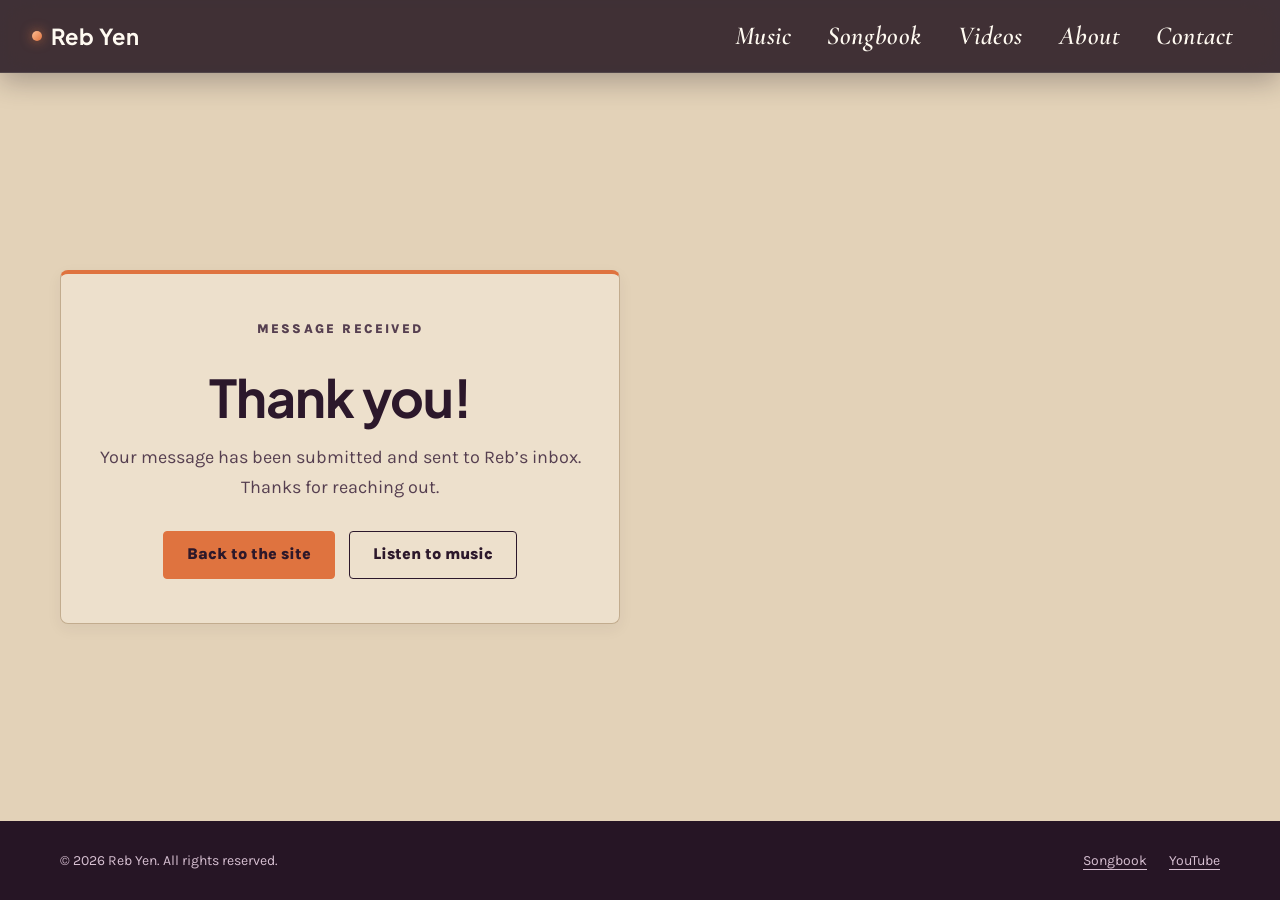
<file: thanks.html>
<!doctype html>
<html lang="en">
<head>
  <meta charset="utf-8">
  <meta name="viewport" content="width=device-width, initial-scale=1, viewport-fit=cover">
  <meta name="robots" content="noindex">
  <title>Thanks — Reb Yen — Original Music &amp; Live Shows</title>
  <meta name="description" content="Original music and live performances by Boulder singer, songwriter Reb Yen. Listen to Take Me Crazy, explore her songs, and get in touch.">
  <link rel="canonical" href="https://rebyen.com/thanks.html">
  <script>
    if (location.hostname.endsWith('.github.io')) {
      location.replace('https://rebyen.com/thanks.html' + location.search + location.hash);
    }
  </script>
  <meta name="theme-color" content="#352033">
  <link rel="icon" href="favicon.ico" sizes="any">
  <link rel="icon" href="favicon.svg" type="image/svg+xml">
  <link rel="icon" href="favicon-32.png" type="image/png" sizes="32x32">
  <link rel="apple-touch-icon" href="apple-touch-icon.png">
  <meta property="og:title" content="Reb Yen — Original Music &amp; Live Performances">
  <meta property="og:description" content="Original music and live performances by Boulder singer, songwriter Reb Yen. Listen to Take Me Crazy, explore her songs, and get in touch.">
  <meta property="og:type" content="website">
  <meta property="og:url" content="https://rebyen.com/">
  <meta property="og:image" content="https://rebyen.com/images/og-share.jpg">
  <meta property="og:image:width" content="1200">
  <meta property="og:image:height" content="630">
  <meta property="og:image:alt" content="Reb Yen — Original songs. Real stories. A voice all her own.">
  <meta name="twitter:card" content="summary_large_image">
  <link rel="preconnect" href="https://fonts.googleapis.com">
  <link rel="preconnect" href="https://fonts.gstatic.com" crossorigin>
  <link rel="stylesheet" href="https://fonts.googleapis.com/css2?family=Cormorant+Garamond:ital,wght@1,500;1,600;1,700&family=Karla:wght@400;500;600;700;800&family=Plus+Jakarta+Sans:wght@600;700;800&display=swap">
  <link rel="stylesheet" href="styles.css?v=20261110thanks2">
  <script defer src="site.js?v=20261110thanks"></script>
  <script type="application/ld+json">
  {
    "@context": "https://schema.org",
    "@type": "MusicGroup",
    "name": "Reb Yen",
    "url": "https://rebyen.com/",
    "image": "https://rebyen.com/images/hero-guitar.jpg",
    "description": "Original music and live performances by Boulder singer, songwriter Reb Yen. Listen to Take Me Crazy, explore her songs, and get in touch.",
    "genre": ["Americana", "Folk", "Indie", "Country", "Pop", "Rock"],
    "sameAs": [
      "https://www.facebook.com/rebeyenm",
      "https://www.youtube.com/@RebYenMusic"
    ]
  }
  </script>
</head>
<body>
  <a class="skip-link" href="#main">Skip to content</a>

  <header class="site-header">
    <div class="container header-inner">
      <a class="logo" href="index.html" aria-label="Reb Yen home">Reb Yen</a>
      <button class="menu-toggle" type="button" aria-expanded="false" aria-controls="main-nav">
        Menu <span aria-hidden="true">☰</span>
      </button>
      <nav class="site-nav" id="main-nav" aria-label="Main navigation">
        <a href="index.html#music">Music</a>
        <a href="songbook.html">Songbook</a>
        <a href="index.html#videos">Videos</a>
        <a href="index.html#about">About</a>
        <a href="index.html#contact">Contact</a>
      </nav>
    </div>
  </header>

  <main id="main" class="section thanks-section">
    <div class="container">
      <div class="thanks-card">
        <p class="eyebrow">Message received</p>
        <h1>Thank you!</h1>
        <p>Your message has been submitted and sent to Reb’s inbox. Thanks for reaching out.</p>
        <div class="actions">
          <a class="button primary" href="index.html">Back to the site</a>
          <a class="button" href="index.html#music">Listen to music</a>
        </div>
      </div>
    </div>
  </main>

  <footer class="footer">
    <div class="container footer-inner">
      <p>© 2026 Reb Yen. All rights reserved.</p>
      <div class="footer-links">
        <a href="songbook.html">Songbook</a>
        <a href="https://www.youtube.com/@RebYenMusic" target="_blank" rel="noopener noreferrer">YouTube</a>
      </div>
    </div>
  </footer>
</body>
</html>
</file>
<file: styles.css>
/* ==========================================================================
   Reb Yen — Design System, Base & Typography
   ========================================================================== */
@view-transition {
  navigation: auto;
}

:root {
  --cream: #e3d2b8;
  --paper: #ede0cc;
  --sand: #d6c1a2;
  --ivory: #f7eedf;
  --ivory-bright: #fffaf1;
  --plum: #2c182b;
  --plum-deep: #261525;
  --plum-dark: #2c192c;
  --muted: #563f50;
  --orange: #df733f;
  --orange-hover: #ee8a57;
  --rust: #862d0e;
  --teal: #246460;
  --line: #c2ac8e;
  --max: 1160px;
  --radius-sm: 4px;
  --radius-md: 8px;
  --shadow-sm: 0 5px 15px rgba(53, 32, 51, 0.06);
  --shadow-md: 0 10px 28px rgba(53, 32, 51, 0.1);
}

* {
  box-sizing: border-box;
}

html {
  scroll-behavior: smooth;
  scroll-padding-top: 96px;
}

body {
  margin: 0;
  background: var(--cream);
  color: var(--plum);
  font: 18px/1.65 'Karla', system-ui, -apple-system, sans-serif;
  display: flex;
  flex-direction: column;
  min-height: 100vh;
}

main {
  flex: 1;
}

a {
  color: inherit;
  text-underline-offset: 4px;
  transition: color 0.18s ease, border-color 0.18s ease, background-color 0.18s ease;
}

button,
input,
select,
textarea {
  font: inherit;
}

button,
a {
  -webkit-tap-highlight-color: transparent;
}

button {
  cursor: pointer;
}

img {
  display: block;
  max-width: 100%;
  height: auto;
}

button:focus-visible,
a:focus-visible,
summary:focus-visible,
select:focus-visible,
input:focus-visible,
textarea:focus-visible {
  outline: 3px solid var(--teal);
  outline-offset: 4px;
}

h1,
h2,
h3,
p {
  margin: 0;
}

h1,
h2 {
  font-family: 'Plus Jakarta Sans', 'Karla', system-ui, sans-serif;
  font-weight: 700;
  letter-spacing: -0.02em;
  line-height: 1.15;
}

h2 {
  font-size: clamp(30px, 4vw, 44px);
}

h3 {
  font-size: 24px;
  line-height: 1.25;
}

p + p {
  margin-top: 16px;
}

/* ==========================================================================
   Layout & Shared UI Components
   ========================================================================== */
.container {
  width: min(var(--max), calc(100% - 64px));
  margin-inline: auto;
}

.section {
  padding: 84px 0;
}

.eyebrow {
  text-transform: uppercase;
  font-size: 13px;
  letter-spacing: 2.2px;
  font-weight: 800;
  color: var(--rust);
  margin-bottom: 14px;
}

.section-intro {
  max-width: 650px;
  color: var(--muted);
  margin-top: 16px;
}

.section-head {
  display: flex;
  align-items: flex-end;
  justify-content: space-between;
  gap: 30px;
  margin-bottom: 36px;
}

.text-link {
  font-weight: 700;
}

.text-link:hover {
  color: var(--rust);
}

.button {
  display: inline-flex;
  justify-content: center;
  align-items: center;
  gap: 10px;
  min-height: 48px;
  padding: 12px 23px;
  border: 1px solid var(--plum);
  border-radius: var(--radius-sm);
  background: transparent;
  color: var(--plum);
  text-decoration: none;
  font-weight: 800;
  font-size: 16px;
  line-height: 1.3;
  transition: background-color 0.18s ease, color 0.18s ease, border-color 0.18s ease, transform 0.15s ease;
}

.button:hover {
  background: var(--plum);
  color: var(--ivory);
}

.button.primary {
  position: relative;
  overflow: hidden;
  background: var(--orange);
  border-color: var(--orange);
  color: #2d182a;
  transform: translate3d(var(--mx, 0px), var(--my, 0px), 0);
}

.button.primary::after {
  content: '';
  position: absolute;
  top: -20%;
  left: -130%;
  width: 65%;
  height: 140%;
  background: linear-gradient(
    105deg,
    transparent 0%,
    rgba(255, 250, 241, 0.38) 50%,
    transparent 100%
  );
  transform: skewX(-20deg);
  transition: left 0.55s cubic-bezier(0.22, 1, 0.36, 1);
  pointer-events: none;
}

.button.primary:hover {
  background: var(--orange-hover);
  border-color: var(--orange-hover);
  color: #2d182a;
}

.button.primary:hover::after {
  left: 155%;
}

.button.light {
  border-color: #bca6b7;
  color: var(--ivory);
}

.button.light:hover {
  background: var(--ivory);
  color: var(--plum);
}

.actions {
  display: flex;
  flex-wrap: wrap;
  gap: 14px;
  align-items: center;
}

.skip-link {
  position: fixed;
  left: 20px;
  top: -80px;
  z-index: 2000;
  background: var(--paper);
  color: var(--plum);
  padding: 12px 16px;
  border: 2px solid var(--orange);
  border-radius: var(--radius-sm);
  font-weight: 700;
}

.skip-link:focus {
  top: 12px;
}

.sr-only {
  position: absolute;
  width: 1px;
  height: 1px;
  padding: 0;
  margin: -1px;
  overflow: hidden;
  clip: rect(0, 0, 0, 0);
  white-space: nowrap;
  border: 0;
}

.noscript {
  background: var(--sand);
  padding: 15px 24px;
  font-size: 16px;
  border-radius: var(--radius-sm);
  margin-top: 18px;
}

/* ==========================================================================
   Site Header & Navigation
   ========================================================================== */
.site-header {
  position: sticky;
  top: 0;
  z-index: 100;
  background: rgba(31, 17, 30, 0.84);
  -webkit-backdrop-filter: blur(16px) saturate(145%);
  backdrop-filter: blur(16px) saturate(145%);
  color: var(--ivory);
  border-bottom: 1px solid rgba(255, 250, 241, 0.1);
  box-shadow: 0 8px 28px rgba(15, 7, 18, 0.28);
}

.site-header.is-menu-open {
  z-index: 150;
  background: rgba(29, 15, 28, 0.98);
}

.nav-backdrop {
  position: fixed;
  inset: 0;
  z-index: 140;
  background: rgba(18, 8, 20, 0.52);
  -webkit-backdrop-filter: blur(2px);
  backdrop-filter: blur(2px);
}

.nav-backdrop[hidden] {
  display: none;
}

.scroll-progress {
  position: absolute;
  left: 0;
  right: 0;
  bottom: -1px;
  height: 2px;
  background: linear-gradient(90deg, var(--orange), #ffd39e);
  transform: scaleX(var(--scroll-ratio, 0));
  transform-origin: 0 50%;
  pointer-events: none;
  box-shadow: 0 0 10px rgba(223, 115, 63, 0.65);
}

.header-inner {
  display: flex;
  justify-content: space-between;
  align-items: center;
  min-height: 72px;
  gap: 22px;
}

.logo {
  display: inline-flex;
  align-items: center;
  gap: 9px;
  font: 700 22px/1 'Plus Jakarta Sans', 'Karla', sans-serif;
  letter-spacing: 0.02em;
  color: var(--ivory-bright);
  text-decoration: none;
  white-space: nowrap;
}

.logo::before {
  content: '';
  width: 10px;
  height: 10px;
  border-radius: 50%;
  background: linear-gradient(135deg, #ffbe92, var(--orange));
  box-shadow: 0 0 12px rgba(223, 115, 63, 0.75);
  animation: logo-ember 3.6s ease-in-out infinite alternate;
}

@keyframes logo-ember {
  0% {
    transform: scale(0.94);
    box-shadow: 0 0 8px rgba(223, 115, 63, 0.55);
  }
  100% {
    transform: scale(1.08);
    box-shadow: 0 0 16px rgba(255, 190, 146, 0.92);
  }
}

.logo:hover {
  color: #ffbd91;
}

.site-nav {
  position: relative;
  display: flex;
  align-items: center;
  gap: 8px;
}

.site-nav a {
  text-decoration: none;
  font: italic 600 26px/1 'Cormorant Garamond', Georgia, serif;
  letter-spacing: 0.02em;
  padding: 9px 14px;
  border-radius: 999px;
  color: var(--ivory-bright);
  white-space: nowrap;
  transition: color 0.18s ease, background-color 0.18s ease, transform 0.18s ease;
}

.site-nav a:hover,
.site-nav a[aria-current="location"],
.site-nav a[aria-current="page"] {
  color: #ffbe92;
  background: rgba(223, 115, 63, 0.16);
}

/* Shared, text-width navigation marker; never replaces the keyboard outline. */
.nav-underline {
  position: absolute;
  top: 0;
  left: 0;
  height: 2px;
  width: 0;
  border-radius: 2px;
  background: #ffbe92;
  opacity: 0;
  pointer-events: none;
}
.nav-underline.is-visible { opacity: 1; }
.nav-underline.is-ready {
  transition: transform 220ms cubic-bezier(0.22, 1, 0.36, 1), width 220ms ease, opacity 120ms ease;
}
@media (prefers-reduced-motion: reduce) {
  .nav-underline.is-ready { transition: none; }
}

.menu-toggle {
  display: none;
}

/* ==========================================================================
   Hero Section & Interactive Record Player
   ========================================================================== */
.hero {
  position: relative;
  min-height: 600px;
  isolation: isolate;
  background: var(--plum-dark);
  color: var(--ivory);
  overflow: hidden;
}

.hero > .container {
  position: relative;
  z-index: 1;
}

@keyframes hero-photo-warmup {
  from {
    filter: brightness(0.86) contrast(1.08) saturate(0.98);
  }
}

@keyframes hero-enter {
  from {
    opacity: 0;
    transform: translate3d(0, 16px, 0);
  }
  to {
    opacity: 1;
    transform: none;
  }
}

.hero-photo {
  position: absolute;
  right: 0;
  top: -36px;
  width: 55%;
  height: calc(100% + 56px);
  object-fit: cover;
  object-position: 54% 18%;
  filter: brightness(1.06) contrast(1.04) saturate(1.06);
  transform: translate3d(0, var(--hero-parallax, 0px), 0);
  will-change: transform;
  z-index: -2;
}

.hero::after {
  content: '';
  position: absolute;
  inset: 0;
  z-index: -1;
  background:
    linear-gradient(
      90deg,
      #2c192c 0%,
      #2c192c 45.5%,
      rgba(44, 25, 44, 0.72) 52%,
      rgba(44, 25, 44, 0.18) 58%,
      rgba(44, 25, 44, 0) 64%
    ),
    linear-gradient(
      180deg,
      rgba(22, 10, 24, 0.18) 0%,
      rgba(22, 10, 24, 0) 24%
    );
}

.hero-content {
  padding: 64px 0 60px;
  max-width: 560px;
  text-shadow: 0 2px 12px rgba(24, 11, 29, 0.45);
}

.hero h1 {
  font-size: clamp(50px, 7vw, 76px);
  font-weight: 800;
  letter-spacing: -0.025em;
  line-height: 1.05;
  margin-bottom: 14px;
  color: var(--ivory-bright);
  animation: hero-enter 0.72s cubic-bezier(0.22, 1, 0.36, 1) 0.04s both;
}

.hero .tagline {
  font-size: clamp(20px, 2.3vw, 24px);
  font-weight: 600;
  line-height: 1.4;
  color: #fdf6ea;
  max-width: 540px;
  margin-bottom: 22px;
  animation: hero-enter 0.72s cubic-bezier(0.22, 1, 0.36, 1) 0.18s both;
}

.hero .location {
  color: #e4d1e2;
  font-size: 16px;
  font-weight: 500;
  margin: 0 0 8px;
  animation: hero-enter 0.72s cubic-bezier(0.22, 1, 0.36, 1) 0.04s both;
}

.hero .actions {
  margin-bottom: 0;
}

.hero-secondary {
  display: flex;
  flex-wrap: wrap;
  align-items: center;
  gap: 12px 20px;
  margin-top: 22px;
  animation: hero-enter 0.72s cubic-bezier(0.22, 1, 0.36, 1) 0.46s both;
}

.hero-contact-prompt {
  font: 700 16px/1.3 'Karla', -apple-system, BlinkMacSystemFont, 'Segoe UI', sans-serif;
  color: var(--ivory);
  text-shadow: 0 2px 10px rgba(15, 7, 18, 0.72);
}

.hero-contact-link {
  display: inline-flex;
  align-items: center;
  min-height: 44px;
  padding: 6px 2px;
  font: inherit;
  color: #ffbe92;
  text-decoration: underline;
  text-underline-offset: 4px;
  text-shadow: inherit;
  transition: color 0.18s ease;
}

.hero-contact-link:hover {
  color: var(--ivory-bright);
}

.hero-record {
  --rec: 250px;
  display: flex;
  align-items: center;
  gap: 22px;
  max-width: 600px;
  margin: 6px 0 0;
  padding: 18px 20px 18px 16px;
  background: linear-gradient(135deg, rgba(255, 250, 241, 0.1), rgba(255, 250, 241, 0.03));
  -webkit-backdrop-filter: blur(12px);
  backdrop-filter: blur(12px);
  border: 1px solid rgba(239, 169, 119, 0.28);
  border-radius: 20px;
  box-shadow: 0 18px 44px rgba(14, 6, 16, 0.42);
  text-shadow: none;
  cursor: pointer;
  transition: border-color 0.25s ease, background-color 0.25s ease, box-shadow 0.3s ease;
}

.hero-record:not(.has-entered) {
  animation: control-slide-in 0.88s cubic-bezier(0.22, 1, 0.36, 1) 0.18s backwards;
}

.hero-record:not(.has-entered) .hero-record-ctl {
  animation: ctl-slide-in 0.82s cubic-bezier(0.22, 1, 0.36, 1) 0.34s backwards;
}

.hero-record:not(.has-entered) .record-now.is-idle {
  animation: ctl-title-glow 1.1s ease-out 0.34s backwards;
}

@keyframes control-slide-in {
  0% {
    opacity: 0;
    transform: translate3d(-64px, 0, 0);
  }
  100% {
    opacity: 1;
    transform: translate3d(0, 0, 0);
  }
}

@keyframes ctl-slide-in {
  0% {
    opacity: 0;
    transform: translate3d(-38px, 0, 0);
  }
  100% {
    opacity: 1;
    transform: translate3d(0, 0, 0);
  }
}

@keyframes ctl-title-glow {
  0% {
    color: #ffd5b5;
    text-shadow: 0 0 18px rgba(239, 169, 119, 0.5);
  }
  55% {
    color: #ffe2ca;
    text-shadow: 0 0 14px rgba(239, 169, 119, 0.32);
  }
  100% {
    color: #ecdbe6;
    text-shadow: none;
  }
}

.hero-record:hover {
  border-color: rgba(239, 169, 119, 0.56);
  box-shadow: 0 20px 48px rgba(14, 6, 16, 0.5), 0 0 26px rgba(223, 115, 63, 0.12);
}

.hero-record:has(.spin-record.selected) {
  border-color: rgba(239, 169, 119, 0.62);
  animation: turntable-aura 3.2s ease-in-out infinite alternate;
}

@keyframes turntable-aura {
  0% {
    box-shadow: 0 18px 44px rgba(14, 6, 16, 0.45), 0 0 18px rgba(223, 115, 63, 0.16);
  }
  100% {
    box-shadow: 0 20px 50px rgba(14, 6, 16, 0.52), 0 0 34px rgba(223, 115, 63, 0.32);
  }
}

/* Turntable: large tappable record + tonearm */
.turntable {
  position: relative;
  flex: none;
  width: calc(var(--rec) + 24px);
  height: var(--rec);
}

.spin-record {
  position: absolute;
  left: 0;
  top: 0;
  width: var(--rec);
  height: var(--rec);
  border: 0;
  padding: 0;
  background: none;
  border-radius: 50%;
  cursor: pointer;
}

.spin-record .disc {
  position: absolute;
  inset: 0;
  border-radius: 50%;
  overflow: hidden;
  background: repeating-radial-gradient(#140f15 0 2px, #2b202a 3px 4px);
  box-shadow: 0 12px 32px rgba(0, 0, 0, 0.6), 0 0 0 1px rgba(255, 232, 205, 0.08);
  display: grid;
  place-items: center;
  transition: box-shadow 0.25s ease, transform 0.25s ease;
}

.spin-record .disc::before {
  content: '';
  position: absolute;
  inset: 0;
  border-radius: 50%;
  background: conic-gradient(
    from 20deg,
    transparent 0deg,
    rgba(255, 232, 205, 0.2) 26deg,
    transparent 56deg,
    transparent 180deg,
    rgba(255, 232, 205, 0.16) 206deg,
    transparent 236deg,
    transparent 360deg
  );
  pointer-events: none;
}

.spin-record .label {
  position: relative;
  z-index: 1;
  width: 47%;
  height: 47%;
  border-radius: 50%;
  background: radial-gradient(circle at 35% 35%, #f59563, var(--orange) 70%);
  color: var(--plum-dark);
  display: flex;
  flex-direction: column;
  align-items: center;
  justify-content: center;
  padding: 0 3.8%;
  text-align: center;
  box-shadow: inset 0 0 0 3px rgba(44, 25, 44, 0.2);
}

.label-title {
  font: 800 calc(var(--rec) * 0.08) / 1.1 'Karla', sans-serif;
  text-transform: uppercase;
  letter-spacing: 0.4px;
  text-wrap: balance;
}

.spin-record.selected .label-title {
  font-size: calc(var(--rec) * 0.058);
  line-height: 1.1;
  letter-spacing: 0.25px;
}

.spin-record:not(.selected):hover .disc {
  box-shadow: 0 0 0 3px rgba(239, 169, 119, 0.45), 0 14px 34px rgba(0, 0, 0, 0.65);
}

.spin-record.selected .disc {
  box-shadow: 0 0 0 3px rgba(223, 115, 63, 0.7), 0 0 34px rgba(223, 115, 63, 0.35), 0 12px 32px rgba(0, 0, 0, 0.65);
}

.spin-record:focus-visible {
  outline: 3px solid #efa977;
  outline-offset: 6px;
}

.turntable .arm {
  position: absolute;
  top: 2px;
  right: 6px;
  width: 5px;
  height: 64%;
  background: linear-gradient(180deg, #efe2cf, #bfa98e);
  border-radius: 3px;
  transform-origin: 50% 0;
  transform: rotate(2deg);
  transition: transform 0.62s cubic-bezier(0.25, 1, 0.5, 1);
  box-shadow: 0 2px 6px rgba(0, 0, 0, 0.45);
  pointer-events: none;
  z-index: 3;
}

.turntable .arm::before {
  content: '';
  position: absolute;
  top: -6px;
  left: -5px;
  width: 15px;
  height: 15px;
  border-radius: 50%;
  background: #d8c6ad;
  border: 3px solid #4a3346;
}

.turntable .arm::after {
  content: '';
  position: absolute;
  bottom: -4px;
  left: -3px;
  width: 11px;
  height: 14px;
  border-radius: 2px;
  background: var(--orange);
}

.spin-record.selected + .arm {
  transform: rotate(25deg);
}

/* Song picker + play button */
.hero-record-ctl {
  display: flex;
  flex-direction: column;
  gap: 10px;
  min-width: 0;
  flex: 1;
}

.record-step {
  display: flex;
  align-items: center;
  gap: 8px;
  font-size: 12px;
  font-weight: 800;
  letter-spacing: 1.4px;
  text-transform: uppercase;
  color: #efa977;
}

.record-title-row {
  display: flex;
  flex-wrap: wrap;
  align-items: center;
  gap: 10px;
}

.record-now {
  margin: 0;
  font: 800 23px/1.2 'Karla', sans-serif;
  color: var(--ivory);
}

.record-now.is-idle {
  display: inline-flex;
  flex-direction: column;
  align-items: center;
  text-align: center;
  font: italic 600 28px/1.02 'Cormorant Garamond', Georgia, serif;
  letter-spacing: 0.01em;
  color: var(--ivory-bright);
  padding: 2px 6px 14px;
  position: relative;
}

.record-now.is-idle span {
  display: block;
}

.record-now.is-idle::after {
  content: '';
  position: absolute;
  left: 50%;
  bottom: 0;
  width: 68px;
  height: 11px;
  transform: translateX(-50%) rotate(-5deg);
  background: url("data:image/svg+xml,%3Csvg xmlns='http://www.w3.org/2000/svg' viewBox='0 0 80 14' fill='none'%3E%3Cpath d='M3 10.5C22 4.2 52 2.8 77 5.2' stroke='%23df733f' stroke-width='4.2' stroke-linecap='round'/%3E%3C/svg%3E") no-repeat center / contain;
  pointer-events: none;
}

.hero-record:not(:has(.spin-record.selected)) .hero-record-ctl,
.hero-record:not(:has(.spin-record.selected)) .record-title-row {
  align-items: center;
  justify-content: center;
}

.record-actions {
  display: flex;
  flex-wrap: wrap;
  gap: 10px;
}

.record-actions:not(:has(:not([hidden]))) {
  display: none;
}

.record-stop-btn {
  min-height: 44px;
  padding: 8px 18px;
}

.record-stop-btn[hidden],
[data-toggle-album-motion][hidden] {
  display: none !important;
}

.record-motion-btn {
  -webkit-appearance: none;
  appearance: none;
  display: inline-flex;
  align-items: center;
  gap: 6px;
  min-height: 44px;
  padding: 8px 15px;
  border-radius: 999px;
  border: 1px solid rgba(239, 169, 119, 0.42);
  background: rgba(255, 250, 241, 0.08);
  color: #f5e6d7;
  font: 700 13px/1.2 'Karla', sans-serif;
  white-space: nowrap;
  cursor: pointer;
  transition: background-color 0.18s ease, border-color 0.18s ease, color 0.18s ease;
}

.record-motion-btn:hover {
  background: rgba(239, 169, 119, 0.22);
  border-color: rgba(239, 169, 119, 0.72);
  color: var(--ivory-bright);
}

.record-motion-btn[aria-pressed="true"] {
  background: rgba(223, 115, 63, 0.26);
  border-color: var(--orange);
  color: #ffd7b8;
}

.motion-toggle-icon {
  font-size: 12px;
  line-height: 1;
}

.record-step[hidden],
.record-cta[hidden] {
  display: none;
}

.record-cta {
  margin: 0;
  font-size: 13px;
  font-weight: 600;
  line-height: 1.4;
  color: #f7ead2;
}

.record-more-link {
  display: inline-flex;
  align-items: center;
  gap: 5px;
  align-self: flex-start;
  font-size: 14px;
  font-weight: 700;
  color: #efa977;
  text-decoration: underline;
  text-underline-offset: 3px;
}

.record-more-link:hover {
  color: #ffd0ae;
}

.hero-bottom {
  border-top: 1px solid #705366;
  padding: 16px 0;
  color: #e5c9d7;
  background: var(--plum);
}

.hero-bottom .container {
  display: flex;
  gap: 32px;
  justify-content: space-between;
  align-items: center;
  font-size: 14px;
  letter-spacing: 0.5px;
}

.hero-instruments {
  display: inline-flex;
  align-items: center;
  gap: 6px;
}

.inst-easter-btn {
  -webkit-appearance: none;
  appearance: none;
  border: 0;
  background: transparent;
  color: inherit;
  font: inherit;
  letter-spacing: inherit;
  padding: 2px 5px;
  border-radius: 6px;
  cursor: pointer;
  text-decoration: underline;
  text-decoration-color: rgba(239, 169, 119, 0.35);
  text-underline-offset: 4px;
  transition: color 0.18s ease, background-color 0.18s ease, transform 0.18s ease;
}

.inst-easter-btn:hover {
  color: #ffbe92;
  background: rgba(239, 169, 119, 0.14);
  text-decoration-color: var(--orange);
  transform: translateY(-1px);
}

.inst-easter-btn.is-playing-note {
  color: #ffd39e;
  background: rgba(223, 115, 63, 0.25);
}

.floating-music-note {
  position: fixed;
  z-index: 9999;
  pointer-events: none;
  color: var(--orange);
  font: 800 20px/1 'Plus Jakarta Sans', sans-serif;
  text-shadow: 0 2px 10px rgba(223, 115, 63, 0.45);
  animation: note-float-up 1.1s cubic-bezier(0.22, 1, 0.36, 1) forwards;
}

@keyframes note-float-up {
  0% {
    opacity: 0.95;
    transform: translate3d(0, 0, 0) scale(0.85);
  }
  100% {
    opacity: 0;
    transform: translate3d(0, -48px, 0) scale(1.25) rotate(-10deg);
  }
}

.easter-egg-toast {
  position: fixed;
  left: 50%;
  bottom: 24px;
  transform: translate3d(-50%, 20px, 0);
  z-index: 9500;
  max-width: min(560px, calc(100vw - 32px));
  padding: 12px 18px;
  border-radius: 999px;
  background: rgba(28, 14, 28, 0.95);
  border: 1px solid rgba(239, 169, 119, 0.58);
  color: var(--ivory-bright);
  box-shadow: 0 14px 36px rgba(10, 4, 12, 0.52);
  font: 600 14px/1.35 'Karla', sans-serif;
  opacity: 0;
  pointer-events: none;
  transition: opacity 0.25s ease, transform 0.28s cubic-bezier(0.22, 1, 0.36, 1);
}

.easter-egg-toast.is-visible {
  opacity: 1;
  pointer-events: auto;
  transform: translate3d(-50%, 0, 0);
}

.easter-egg-toast strong {
  color: #ffbe92;
}

.toast-action-btn {
  margin-left: 8px;
  padding: 4px 12px;
  border-radius: 999px;
  border: 1px solid var(--orange);
  background: var(--orange);
  color: var(--plum-dark);
  font: 800 12.5px/1.2 'Karla', sans-serif;
  cursor: pointer;
}

body.encore-stage-mode::after {
  content: '';
  position: fixed;
  inset: 0;
  z-index: 9000;
  pointer-events: none;
  background: radial-gradient(circle at 50% 28%, rgba(255, 194, 132, 0.14) 0%, rgba(18, 7, 19, 0.36) 72%);
}

/* ==========================================================================
   Artist Recognition Banner
   ========================================================================== */
.recognition {
  background: var(--sand);
  padding: 28px 0;
  border-bottom: 1px solid #ccb595;
}

.recognition-inner {
  display: grid;
  grid-template-columns: minmax(300px, 1.15fr) minmax(0, 1fr);
  gap: 36px;
  align-items: center;
}

.recognition-heading .eyebrow {
  margin-bottom: 6px;
}

.recognition h2 {
  font-family: 'Karla', system-ui, sans-serif;
  font-size: clamp(20px, 2.1vw, 25px);
  font-weight: 800;
  line-height: 1.28;
  text-wrap: balance;
}

.recognition-copy p {
  font-size: 16px;
  line-height: 1.5;
  color: var(--plum);
}

.badge-line {
  font-size: 18px;
  line-height: 1.5;
}

.badge-pills {
  display: inline-flex;
  flex-wrap: wrap;
  gap: 8px;
  margin-bottom: 8px;
}

.badge-line strong {
  display: inline-block;
  background: var(--orange);
  color: var(--plum-dark);
  padding: 4px 12px;
  border-radius: 999px;
  font-size: 15px;
}

.recognition-songs {
  display: inline-flex;
  flex-wrap: wrap;
  gap: 6px 10px;
  align-items: center;
}

.recognition-song-link {
  display: inline-flex;
  align-items: center;
  min-height: 44px;
  padding: 4px 2px;
  font-style: italic;
  font-weight: 700;
  text-decoration: underline;
  text-decoration-color: rgba(168, 65, 26, 0.45);
  transition: color 0.18s ease, text-decoration-color 0.18s ease, transform 0.18s ease;
}

.recognition-song-link:hover {
  color: var(--rust);
  text-decoration-color: var(--rust);
  transform: translateY(-1px);
}

.recognition-links {
  display: flex;
  flex-wrap: wrap;
  gap: 10px 24px;
  margin-top: 10px;
  font-weight: 800;
  font-size: 14px;
}

.recognition-links a {
  display: inline-flex;
  align-items: center;
  min-height: 44px;
  color: #8a3518;
}

/* ==========================================================================
   "What Kind of Moment Are You In?" — Song Pairing Section
   ========================================================================== */
.moments {
  padding: 56px 0 60px;
  background: var(--paper);
  border-bottom: 1px solid var(--line);
}

.moments-head {
  display: flex;
  align-items: flex-end;
  justify-content: space-between;
  gap: 24px;
  margin-bottom: 24px;
}

.moments-head .eyebrow {
  margin-bottom: 8px;
}

.moments-head h2 {
  font-size: clamp(27px, 3.3vw, 38px);
}

.moments-sub {
  margin-top: 8px;
  max-width: 600px;
  font-size: 16.5px;
  line-height: 1.5;
  color: var(--muted);
}

.moment-surprise-btn {
  flex: none;
  min-height: 44px;
  padding: 9px 20px;
  border-radius: 999px;
  border: 1.5px solid var(--plum);
  background: var(--ivory);
  color: var(--plum);
  font-size: 15px;
  font-weight: 800;
  white-space: nowrap;
  box-shadow: var(--shadow-sm);
  gap: 8px;
}

.moment-surprise-icon {
  color: var(--rust);
  font-size: 14px;
  line-height: 1;
  transition: color 0.18s ease, transform 0.25s cubic-bezier(0.22, 1, 0.36, 1);
}

.moment-surprise-btn:hover {
  background: var(--plum);
  color: var(--ivory-bright);
  border-color: var(--plum);
}

.moment-surprise-btn:hover .moment-surprise-icon {
  color: #ffbe92;
  transform: rotate(22deg) scale(1.1);
}

.moment-grid {
  display: grid;
  grid-template-columns: repeat(5, minmax(0, 1fr));
  gap: 12px;
}

.moment-card {
  -webkit-appearance: none;
  appearance: none;
  display: flex;
  flex-direction: column;
  justify-content: space-between;
  align-items: flex-start;
  gap: 12px;
  min-height: 92px;
  padding: 15px 16px 13px;
  border-radius: 10px;
  border: 1px solid #cbb699;
  border-top: 3px solid #bfa686;
  background: var(--ivory);
  color: var(--plum);
  text-align: left;
  box-shadow: 0 4px 12px rgba(44, 24, 43, 0.05);
  transition:
    transform 0.2s cubic-bezier(0.22, 1, 0.36, 1),
    background-color 0.2s ease,
    border-color 0.2s ease,
    color 0.2s ease,
    box-shadow 0.22s ease;
}

.moment-card-title {
  font-family: 'Plus Jakarta Sans', 'Karla', system-ui, sans-serif;
  font-size: 16.5px;
  font-weight: 700;
  line-height: 1.25;
  letter-spacing: -0.01em;
}

.moment-card-cue {
  font-size: 13px;
  font-weight: 800;
  line-height: 1.25;
  color: var(--rust);
  transition: color 0.18s ease;
}

@media (hover: hover) {
  .moment-card:hover {
    transform: translateY(-2px);
    background: var(--ivory-bright);
    border-color: #b79673;
    border-top-color: var(--orange);
    box-shadow: 0 10px 22px rgba(44, 24, 43, 0.1);
  }
}

.moment-card.is-active,
.moment-card[aria-pressed="true"] {
  background: var(--plum);
  color: var(--ivory-bright);
  border-color: var(--plum);
  border-top-color: var(--orange);
  box-shadow: 0 12px 26px rgba(44, 24, 43, 0.22);
}

.moment-card.is-active .moment-card-cue,
.moment-card[aria-pressed="true"] .moment-card-cue {
  color: #ffbe92;
}

.moment-result {
  margin-top: 18px;
  padding: 22px 24px;
  border-radius: 12px;
  border: 1px solid #cbb394;
  border-left: 4px solid var(--orange);
  background: var(--ivory-bright);
  box-shadow: 0 14px 32px rgba(44, 24, 43, 0.1);
}

.moment-result[hidden] {
  display: none !important;
}

.moment-result.is-revealing-moment {
  animation: moment-reveal-in 0.3s cubic-bezier(0.22, 1, 0.36, 1) both;
}

@keyframes moment-reveal-in {
  from {
    opacity: 0;
    transform: translateY(8px);
  }
  to {
    opacity: 1;
    transform: translateY(0);
  }
}

.moment-result-inner {
  display: grid;
  grid-template-columns: 208px minmax(0, 1fr);
  gap: 26px;
  align-items: center;
}

.moment-photo-wrap {
  margin: 0;
  padding: 9px 9px 0;
  background: var(--paper);
  border: 1px solid var(--line);
  border-radius: 6px;
  box-shadow: var(--shadow-sm);
}

.moment-photo-crop {
  width: 100%;
  aspect-ratio: 1 / 1;
  overflow: hidden;
  border-radius: 3px;
  background: #1d111d;
}

.moment-photo-crop img {
  width: 100%;
  height: 100%;
  object-fit: cover;
  object-position: var(--img-pos, 50% 45%);
  transform: scale(var(--img-scale, 1));
  transform-origin: var(--img-origin, center center);
}

.moment-photo-wrap figcaption {
  padding: 8px 2px 10px;
  font-size: 12.5px;
  font-weight: 600;
  line-height: 1.35;
  color: var(--muted);
}

.moment-body {
  min-width: 0;
}

.moment-body-top {
  display: flex;
  align-items: center;
  justify-content: space-between;
  gap: 12px;
  margin-bottom: 4px;
}

.moment-body-top .eyebrow {
  margin-bottom: 0;
  font-size: 12px;
}

.moment-close-btn {
  flex: none;
  width: 34px;
  height: 34px;
  border-radius: 50%;
  border: 1px solid var(--line);
  background: var(--paper);
  color: var(--plum);
  font-size: 20px;
  font-weight: 700;
  line-height: 1;
  display: grid;
  place-items: center;
  transition: background-color 0.16s ease, color 0.16s ease, border-color 0.16s ease;
}

.moment-close-btn:hover {
  background: var(--plum);
  border-color: var(--plum);
  color: var(--ivory-bright);
}

.moment-body h3 {
  font-family: 'Plus Jakarta Sans', 'Karla', system-ui, sans-serif;
  font-size: clamp(24px, 3vw, 32px);
  font-weight: 800;
  letter-spacing: -0.02em;
  line-height: 1.15;
  color: var(--plum);
  margin-bottom: 8px;
}

.moment-why {
  font-size: 17px;
  line-height: 1.55;
  color: var(--plum);
  max-width: 650px;
}

.moment-lyric {
  margin: 12px 0 0;
  padding: 6px 0 6px 14px;
  border-left: 2px solid rgba(223, 115, 63, 0.72);
  font-size: 15.5px;
  font-style: italic;
  line-height: 1.5;
  color: var(--muted);
  max-width: 630px;
}

.moment-voice {
  margin-top: 14px;
}

.moment-voice[hidden] {
  display: none !important;
}

.moment-voice-btn {
  display: inline-flex;
  align-items: center;
  gap: 10px;
  min-height: 42px;
  padding: 7px 15px 7px 9px;
  border-radius: 999px;
  border: 1px solid #c6aa88;
  background: var(--paper);
  color: var(--plum);
  font-size: 14.5px;
  font-weight: 700;
  transition: background-color 0.18s ease, border-color 0.18s ease, color 0.18s ease;
}

.moment-voice-btn:hover,
.moment-voice-btn[aria-pressed="true"] {
  background: var(--plum);
  border-color: var(--plum);
  color: var(--ivory-bright);
}

.moment-voice-icon {
  width: 26px;
  height: 26px;
  border-radius: 50%;
  background: var(--orange);
  color: var(--plum-dark);
  font-size: 11px;
  font-weight: 800;
  display: grid;
  place-items: center;
  flex: none;
}

.moment-voice-time {
  font-size: 12.5px;
  font-weight: 800;
  font-variant-numeric: tabular-nums;
  opacity: 0.78;
}

.moment-actions {
  margin-top: 18px;
  display: flex;
  flex-wrap: wrap;
  align-items: center;
  gap: 8px 14px;
}

.moment-secondary-links {
  display: inline-flex;
  flex-wrap: wrap;
  align-items: center;
  gap: 6px 14px;
}

.moment-listen-btn {
  min-height: 44px;
  padding: 9px 20px;
  border-radius: 6px;
  font-size: 15.5px;
  gap: 8px;
}

.moment-action-link {
  -webkit-appearance: none;
  appearance: none;
  display: inline-flex;
  align-items: center;
  min-height: 44px;
  padding: 6px 2px;
  border: 0;
  background: transparent;
  color: var(--plum);
  font-size: 15.5px;
  font-weight: 800;
  text-decoration: underline;
  text-decoration-color: rgba(134, 45, 14, 0.45);
  text-underline-offset: 4px;
  cursor: pointer;
  transition: color 0.18s ease, text-decoration-color 0.18s ease;
}

.moment-action-link:hover {
  color: var(--rust);
  text-decoration-color: var(--rust);
}

.moment-dot {
  color: var(--muted);
  font-weight: 800;
  user-select: none;
}

/* ==========================================================================
   Music Section, Player & Catalog
   ========================================================================== */
.music {
  padding-top: 20px;
  background: var(--cream);
  overflow-x: clip;
}

.featured {
  display: grid;
  grid-template-columns: 1.05fr 1.1fr;
  gap: 48px;
  align-items: center;
  margin-bottom: 48px;
}

.feature-album-col {
  display: flex;
  flex-direction: column;
  align-items: flex-start;
  min-width: 0;
}

.album-motion-btn {
  -webkit-appearance: none;
  appearance: none;
  display: inline-flex;
  align-items: center;
  gap: 7px;
  margin-top: 12px;
  min-height: 36px;
  padding: 6px 14px;
  border-radius: 999px;
  border: 1px solid #bfa789;
  background: var(--paper);
  color: var(--muted);
  font: 700 13px/1.2 'Karla', sans-serif;
  cursor: pointer;
  transition: background-color 0.18s ease, border-color 0.18s ease, color 0.18s ease;
}

.album-motion-btn:hover {
  background: var(--plum);
  border-color: var(--plum);
  color: var(--ivory-bright);
}

.album-motion-btn[aria-pressed="true"] {
  background: var(--plum);
  border-color: var(--plum);
  color: #ffbe92;
}

.feature-sleeve-wrap {
  position: relative;
  width: 100%;
  max-width: 548px;
  padding-right: 39.5%;
  isolation: isolate;
  cursor: pointer;
}

.feature-sleeve-wrap:focus-visible {
  outline: 2px solid var(--orange);
  outline-offset: 6px;
  border-radius: 6px;
}

.sleeve-vinyl {
  position: absolute;
  top: 50%;
  right: 0.5%;
  height: 94%;
  width: auto;
  aspect-ratio: 1 / 1;
  border-radius: 50%;
  background:
    radial-gradient(circle at 50% 50%, transparent 67%, rgba(255, 240, 220, 0.08) 68%, transparent 69.5%),
    repeating-radial-gradient(#120c13 0 2px, #2a1f29 2.6px 4.4px);
  box-shadow:
    0 18px 36px rgba(24, 11, 24, 0.42),
    inset 0 0 0 1.5px rgba(255, 236, 214, 0.14);
  display: grid;
  place-items: center;
  transform: translateY(-50%) rotate(0deg);
  animation: sleeve-slide-reveal 1.1s cubic-bezier(0.22, 1, 0.36, 1) backwards;
  transition: right 0.9s cubic-bezier(0.22, 1, 0.36, 1), box-shadow 0.4s ease;
  z-index: 0;
  pointer-events: none;
  overflow: hidden;
}

@keyframes sleeve-slide-reveal {
  from {
    right: 20%;
    transform: translateY(-50%);
  }
  to {
    right: 0.5%;
    transform: translateY(-50%);
  }
}

html.js-motion .feature-sleeve-wrap.reveal-ready:not(.is-revealed) .sleeve-vinyl {
  right: 20%;
  animation: none;
}

html.js-motion .feature-sleeve-wrap.reveal-ready.is-revealed .sleeve-vinyl {
  transition: right 1.05s cubic-bezier(0.22, 1, 0.36, 1) 0.14s, box-shadow 0.4s ease;
}

.feature-sleeve-wrap.is-swapping-disc .sleeve-vinyl {
  right: 16% !important;
  transition: right 0.22s ease-in !important;
}

.sleeve-vinyl::before {
  content: '';
  position: absolute;
  inset: 0;
  border-radius: 50%;
  background: conic-gradient(
    from 36deg,
    transparent 0deg,
    rgba(255, 238, 216, 0.24) 28deg,
    transparent 60deg,
    transparent 180deg,
    rgba(255, 238, 216, 0.19) 208deg,
    transparent 240deg,
    transparent 360deg
  );
}

.sleeve-vinyl-label {
  position: relative;
  z-index: 1;
  width: 34%;
  height: 34%;
  border-radius: 50%;
  background: radial-gradient(circle at 35% 32%, #f79d6e, var(--orange) 72%, #c95d2b 100%);
  color: var(--plum-dark);
  padding: 8% 6%;
  display: flex;
  flex-direction: column;
  align-items: center;
  justify-content: space-between;
  text-align: center;
  box-shadow:
    inset 0 0 0 2.5px rgba(44, 25, 44, 0.28),
    inset 0 0 0 5px rgba(255, 245, 230, 0.22),
    0 0 0 6px rgba(16, 9, 17, 0.55);
}

.sleeve-label-artist {
  font: 800 clamp(6.5px, 0.68vw, 8px)/1 'Plus Jakarta Sans', 'Karla', sans-serif;
  letter-spacing: 1.5px;
  text-transform: uppercase;
  opacity: 0.9;
}

.sleeve-spindle {
  width: 9px;
  height: 9px;
  border-radius: 50%;
  background: #1a0f1a;
  box-shadow:
    0 0 0 1.5px rgba(255, 238, 216, 0.45),
    inset 0 1px 2px rgba(0, 0, 0, 0.85);
  flex: none;
}

.sleeve-label-song {
  font: 800 clamp(7px, 0.78vw, 9px)/1.08 'Karla', sans-serif;
  letter-spacing: 0.55px;
  text-transform: uppercase;
  white-space: pre-line;
}

.feature-sleeve-wrap:hover .sleeve-vinyl,
.feature-sleeve-wrap.has-selection .sleeve-vinyl {
  right: -1.6%;
  box-shadow:
    0 22px 42px rgba(24, 11, 24, 0.5),
    inset 0 0 0 1.5px rgba(255, 236, 214, 0.18);
}

/* 12-inch Square LP Album Jacket */
.feature-art.lp-jacket {
  position: relative;
  z-index: 1;
  width: 100%;
  aspect-ratio: 1 / 1;
  margin: 0;
  padding: 0;
  border-radius: 3px;
  background: #1b0f1b;
  border: 1px solid rgba(44, 24, 43, 0.45);
  box-shadow:
    8px 0 18px rgba(12, 5, 13, 0.42),
    0 18px 38px rgba(34, 17, 33, 0.28);
  overflow: hidden;
  transform: perspective(950px) rotateX(var(--rx, 0deg)) rotateY(var(--ry, 0deg));
  transition: transform 0.28s cubic-bezier(0.22, 1, 0.36, 1), box-shadow 0.28s ease;
}

/* Left cardboard spine crease */
.feature-art.lp-jacket::before {
  content: '';
  position: absolute;
  inset: 0 auto 0 0;
  width: 12px;
  z-index: 4;
  background: linear-gradient(
    90deg,
    rgba(255, 248, 236, 0.24) 0px,
    rgba(255, 248, 236, 0.06) 2px,
    rgba(10, 4, 11, 0.46) 6px,
    rgba(255, 248, 236, 0.15) 8px,
    transparent 12px
  );
  pointer-events: none;
}

/* Subtle LP ring impression + inner copper-gold sleeve border */
.feature-art.lp-jacket::after {
  content: '';
  position: absolute;
  inset: 9px;
  z-index: 3;
  border: 1px solid rgba(245, 189, 145, 0.34);
  border-radius: 1px;
  background: radial-gradient(
    circle at 50% 50%,
    transparent 45%,
    rgba(255, 246, 232, 0.05) 47.5%,
    transparent 50%
  );
  pointer-events: none;
}

.lp-photo-frame {
  position: absolute;
  inset: 0;
  overflow: hidden;
  background: #1b0f1b;
}

.feature-art.lp-jacket img {
  width: 100%;
  height: 100%;
  object-fit: cover;
  object-position: var(--lp-pos, 50% 24%);
  transform: scale(var(--lp-scale, 1));
  transform-origin: var(--lp-origin, center center);
  filter: contrast(1.04) saturate(1.04);
  transition: opacity 0.22s ease, transform 0.32s ease;
}

.feature-art.lp-jacket img.is-brightened {
  filter: brightness(1.18) contrast(1.04) saturate(1.06);
}

.feature-art.lp-jacket img.is-swapping {
  opacity: 0.26;
}

.lp-cover-overlay {
  position: absolute;
  inset: 0;
  z-index: 2;
  padding: 17px 19px 18px 21px;
  display: flex;
  flex-direction: column;
  justify-content: space-between;
  background:
    linear-gradient(
      180deg,
      rgba(22, 10, 22, 0.62) 0%,
      rgba(22, 10, 22, 0.14) 17%,
      rgba(22, 10, 22, 0) 32%
    ),
    linear-gradient(
      0deg,
      rgba(20, 9, 21, 0.92) 0%,
      rgba(24, 11, 25, 0.68) 22%,
      rgba(24, 11, 25, 0.16) 39%,
      rgba(24, 11, 25, 0) 50%
    );
  color: var(--ivory-bright);
  pointer-events: none;
}

.lp-cover-top {
  display: flex;
  align-items: center;
  justify-content: space-between;
  gap: 8px;
  font: 800 9.5px/1.2 'Karla', sans-serif;
  letter-spacing: 1.9px;
  text-transform: uppercase;
  color: rgba(255, 240, 221, 0.86);
  text-shadow: 0 1px 6px rgba(10, 4, 12, 0.75);
}

.lp-cat-no {
  color: #f7be93;
}

.lp-rpm {
  pointer-events: auto;
  cursor: pointer;
  padding: 2px 7px;
  border-radius: 999px;
  background: rgba(20, 9, 21, 0.52);
  border: 1px solid rgba(247, 190, 147, 0.35);
  transition: background-color 0.18s ease, border-color 0.18s ease, color 0.18s ease, transform 0.15s ease;
}

.lp-rpm:hover {
  background: rgba(223, 115, 63, 0.32);
  border-color: var(--orange);
  color: #fffaf1;
  transform: scale(1.05);
}

html[data-rpm="78"] .feature-art.lp-jacket img {
  filter: sepia(0.38) contrast(1.08) brightness(0.98);
}

.album-col-controls {
  display: flex;
  flex-wrap: wrap;
  align-items: center;
  justify-content: center;
  gap: 8px;
}

.lp-back-cover {
  --lp-zoom: 1;
  position: absolute;
  inset: 0;
  z-index: 5;
  padding: 12px 15px 11px;
  background: linear-gradient(155deg, #241324 0%, #160b16 100%);
  color: var(--ivory);
  display: flex;
  flex-direction: column;
  gap: 6px;
  opacity: 0;
  pointer-events: none;
  transform: none;
  transition: opacity 0.18s ease, inset 0.24s ease, box-shadow 0.24s ease;
  cursor: default;
}

.feature-sleeve-wrap.is-flipped .lp-back-cover {
  opacity: 1;
  pointer-events: auto;
  transform: none;
}

.feature-sleeve-wrap.is-flipped.is-sleeve-zoomed {
  z-index: 35;
}

.feature-sleeve-wrap.is-flipped.is-sleeve-zoomed .feature-art.lp-jacket {
  overflow: visible;
}

.feature-sleeve-wrap.is-flipped.is-sleeve-zoomed .lp-back-cover {
  inset: -28px -56px -68px -18px;
  border-radius: 12px;
  border: 1px solid rgba(247, 190, 147, 0.5);
  box-shadow: 0 28px 68px rgba(10, 4, 12, 0.85), 0 0 0 1px rgba(223, 115, 63, 0.32);
  padding: 18px 22px 16px;
}

@media (min-width: 721px) {
  .feature-sleeve-wrap.is-flipped.is-sleeve-zoomed .lp-back-cover {
    inset: -26px -120px -68px -18px;
  }
}

@media (max-width: 720px) {
  .feature-sleeve-wrap.is-flipped {
    padding-right: 0;
  }

  .feature-sleeve-wrap.is-flipped .sleeve-vinyl {
    opacity: 0.16;
    right: -10px;
    height: 170px;
    top: 96px;
  }

  html.js-motion .feature-sleeve-wrap.is-flipped,
.feature-sleeve-wrap.is-flipped {
  opacity: 1 !important;
  transform: none !important;
}

.feature-sleeve-wrap.is-flipped .feature-art.lp-jacket {
    aspect-ratio: auto;
    overflow: visible;
    border-radius: 10px;
    transform: none !important;
  }

  .feature-sleeve-wrap.is-flipped .lp-photo-frame,
  .feature-sleeve-wrap.is-flipped .lp-cover-overlay {
    display: none;
  }

  .feature-sleeve-wrap.is-flipped .lp-back-cover,
  .feature-sleeve-wrap.is-flipped.is-sleeve-zoomed .lp-back-cover {
    position: relative;
    inset: auto;
    width: 100%;
    min-height: 370px;
    max-height: 74vh;
    padding: 16px 16px 15px;
    border-radius: 10px;
    border: 1px solid rgba(247, 190, 147, 0.45);
    box-shadow: 0 20px 48px rgba(10, 4, 12, 0.65);
    gap: 10px;
    transform: none;
  }

  .feature-sleeve-wrap.is-flipped.is-sleeve-zoomed .lp-back-cover {
    max-height: 82vh;
  }

  .feature-sleeve-wrap.is-flipped .lp-back-top {
    font-size: 10.5px;
    padding-bottom: 8px;
  }

  .feature-sleeve-wrap.is-flipped .lp-zoom-btn {
    padding: 5px 10px;
    font-size: 12px;
    min-height: 32px;
  }

  .feature-sleeve-wrap.is-flipped .lp-back-tabs {
    padding: 4px;
    gap: 6px;
  }

  .feature-sleeve-wrap.is-flipped .lp-back-tab {
    padding: 8px 10px;
    font-size: 13px;
  }

  .feature-sleeve-wrap.is-flipped .lp-back-kicker {
    font-size: calc(10.5px * var(--lp-zoom));
  }

  .feature-sleeve-wrap.is-flipped .lp-back-title {
    font-size: calc(23px * var(--lp-zoom));
  }

  .feature-sleeve-wrap.is-flipped .lp-back-desc {
    font-size: calc(15px * var(--lp-zoom)) !important;
    line-height: 1.54 !important;
  }

  .feature-sleeve-wrap.is-flipped .lp-human-stamp {
    margin-top: 4px;
    padding: 9px 12px;
  }

  .feature-sleeve-wrap.is-flipped .lp-human-stamp span {
    font-size: calc(11.5px * var(--lp-zoom));
  }

  .feature-sleeve-wrap.is-flipped .lp-human-stamp small {
    font-size: calc(12.5px * var(--lp-zoom));
    line-height: 1.38;
  }

  .feature-sleeve-wrap.is-flipped .lp-sb-title {
    font-size: calc(20px * var(--lp-zoom));
  }

  .feature-sleeve-wrap.is-flipped .lp-sb-credits {
    font-size: calc(12.5px * var(--lp-zoom)) !important;
  }

  .feature-sleeve-wrap.is-flipped .lp-sb-lyrics .stanza {
    font-size: calc(14.5px * var(--lp-zoom)) !important;
    line-height: 1.56 !important;
  }

  .feature-sleeve-wrap.is-flipped .lp-back-foot {
    flex-wrap: wrap;
    gap: 8px;
    padding-top: 10px;
  }

  .feature-sleeve-wrap.is-flipped .lp-back-link {
    font-size: 13.5px;
  }

  .feature-sleeve-wrap.is-flipped .lp-fullscreen-btn,
  .feature-sleeve-wrap.is-flipped .lp-back-return-btn {
    padding: 6px 12px;
    font-size: 12px;
    min-height: 34px;
  }
}

.lp-back-top {
  display: flex;
  align-items: center;
  justify-content: space-between;
  gap: 8px;
  font: 800 9.5px/1.2 'Karla', sans-serif;
  letter-spacing: 1.5px;
  text-transform: uppercase;
  color: #efa977;
  border-bottom: 1px solid rgba(239, 169, 119, 0.24);
  padding-bottom: 6px;
  flex-shrink: 0;
}

.lp-zoom-controls {
  display: inline-flex;
  align-items: center;
  gap: 4px;
}

.lp-zoom-btn {
  -webkit-appearance: none;
  appearance: none;
  padding: 3px 8px;
  border-radius: 999px;
  border: 1px solid rgba(247, 190, 147, 0.45);
  background: rgba(255, 248, 237, 0.08);
  color: #ffe2c8;
  font: 800 10.5px/1.15 'Karla', sans-serif;
  letter-spacing: 0.4px;
  cursor: pointer;
  transition: background-color 0.16s ease, border-color 0.16s ease, color 0.16s ease;
}

.lp-zoom-btn:hover,
.lp-zoom-btn[aria-pressed="true"] {
  background: var(--orange);
  border-color: var(--orange);
  color: var(--plum-dark);
}

.lp-back-tabs {
  display: grid;
  grid-template-columns: 1fr 1fr;
  gap: 5px;
  padding: 3px;
  border-radius: 8px;
  background: rgba(255, 248, 237, 0.06);
  border: 1px solid rgba(239, 169, 119, 0.22);
  flex-shrink: 0;
}

.lp-back-tab {
  -webkit-appearance: none;
  appearance: none;
  padding: 5px 8px;
  border: 0;
  border-radius: 6px;
  background: transparent;
  color: #dcc8d7;
  font: 800 11px/1.15 'Karla', sans-serif;
  letter-spacing: 0.5px;
  cursor: pointer;
  transition: background-color 0.16s ease, color 0.16s ease;
}

.lp-back-tab.is-active {
  background: rgba(223, 115, 63, 0.28);
  color: #fff5ea;
  box-shadow: inset 0 0 0 1px rgba(247, 190, 147, 0.45);
}

.lp-back-body {
  flex: 1 1 auto;
  min-height: 0;
  overflow-y: auto;
  padding-right: 4px;
  scrollbar-width: thin;
  scrollbar-color: rgba(239, 169, 119, 0.45) rgba(255, 255, 255, 0.05);
}

.lp-back-panel {
  display: flex;
  flex-direction: column;
  gap: 5px;
}

.lp-back-panel[hidden] {
  display: none !important;
}

.lp-back-kicker {
  font: 800 calc(9.5px * var(--lp-zoom))/1.15 'Karla', sans-serif;
  letter-spacing: 1.7px;
  text-transform: uppercase;
  color: #f6b280;
}

.lp-back-title {
  font: 800 calc(19.5px * var(--lp-zoom))/1.12 'Plus Jakarta Sans', 'Karla', sans-serif;
  color: var(--ivory-bright);
}

.lp-back-desc {
  margin: 0 !important;
  font-size: calc(12.8px * var(--lp-zoom)) !important;
  line-height: 1.42 !important;
  color: #f1e4ee !important;
}

.lp-human-stamp {
  margin-top: 2px;
  padding: 5px 9px;
  border-radius: 6px;
  border: 1px dashed rgba(239, 169, 119, 0.48);
  background: rgba(223, 115, 63, 0.1);
}

.lp-human-stamp span {
  display: block;
  font: 800 calc(10.5px * var(--lp-zoom))/1.2 'Karla', sans-serif;
  letter-spacing: 1.3px;
  color: #ffbe92;
}

.lp-human-stamp small {
  display: block;
  margin-top: 1px;
  font-size: calc(10.8px * var(--lp-zoom));
  line-height: 1.28;
  color: #dcc8d7;
}

/* In-sleeve Songbook & Lyrics view */
.lp-songbook-content {
  display: flex;
  flex-direction: column;
  gap: 8px;
  font-size: calc(13px * var(--lp-zoom));
  line-height: 1.48;
  color: #f4e9f1;
}

.lp-sb-header {
  border-bottom: 1px solid rgba(239, 169, 119, 0.22);
  padding-bottom: 6px;
}

.lp-sb-num {
  display: block;
  font: 800 calc(9.5px * var(--lp-zoom))/1.2 'Karla', sans-serif;
  letter-spacing: 1.6px;
  text-transform: uppercase;
  color: #f6b280;
}

.lp-sb-title {
  margin: 2px 0 3px;
  font: 800 calc(18px * var(--lp-zoom))/1.18 'Plus Jakarta Sans', 'Karla', sans-serif;
  color: var(--ivory-bright);
}

.lp-sb-credits {
  margin: 0 !important;
  font-size: calc(11.5px * var(--lp-zoom)) !important;
  line-height: 1.38 !important;
  color: #d9c3d3 !important;
}

.lp-sb-story {
  padding: 7px 10px;
  border-radius: 6px;
  background: rgba(255, 248, 237, 0.06);
  border-left: 3px solid var(--orange);
  font-size: calc(12px * var(--lp-zoom)) !important;
  line-height: 1.44 !important;
  color: #eddde9 !important;
}

.lp-sb-story p {
  margin: 0 !important;
  font-size: inherit !important;
  line-height: inherit !important;
  color: inherit !important;
}

.lp-sb-lyrics {
  display: flex;
  flex-direction: column;
  gap: 9px;
  padding-top: 2px;
}

.lp-sb-lyrics .stanza {
  margin: 0 !important;
  font-size: calc(13px * var(--lp-zoom)) !important;
  line-height: 1.52 !important;
  color: #fff6ee !important;
}

.lp-sb-lyrics .stanza.chorus {
  padding: 7px 10px;
  border-radius: 6px;
  background: rgba(223, 115, 63, 0.14);
  border-left: 2px solid #ffbe92;
  font-style: italic;
}

.lp-back-foot {
  display: flex;
  align-items: center;
  justify-content: space-between;
  gap: 8px;
  border-top: 1px solid rgba(239, 169, 119, 0.22);
  padding-top: 7px;
  font-size: 12px;
  flex-shrink: 0;
}

.lp-back-foot-links {
  display: flex;
  align-items: center;
  gap: 7px;
  min-width: 0;
}

.lp-back-link {
  font-weight: 800;
  font-size: 11.8px;
  color: #ffbe92;
  text-decoration: underline;
  cursor: pointer;
  white-space: nowrap;
}

.lp-fullscreen-btn {
  -webkit-appearance: none;
  appearance: none;
  padding: 4px 8px;
  border-radius: 999px;
  border: 1px solid rgba(247, 190, 147, 0.38);
  background: rgba(255, 248, 237, 0.08);
  color: #ffd8b8;
  font: 800 10px/1.1 'Karla', sans-serif;
  white-space: nowrap;
  cursor: pointer;
  transition: background-color 0.16s ease, color 0.16s ease;
}

.lp-fullscreen-btn:hover {
  background: var(--orange);
  color: var(--plum-dark);
}

/* Full-screen in-page Songbook Reader Modal (never stops playback) */
.songbook-modal {
  position: fixed;
  inset: 0;
  z-index: 1200;
  display: flex;
  align-items: center;
  justify-content: center;
  padding: 18px;
}

.songbook-modal[hidden] {
  display: none !important;
}

.songbook-modal-backdrop {
  position: absolute;
  inset: 0;
  background: rgba(16, 7, 17, 0.76);
  backdrop-filter: blur(5px);
}

.songbook-modal-card {
  --sb-zoom: 1;
  position: relative;
  z-index: 1;
  width: min(880px, 96vw);
  max-height: 88vh;
  display: flex;
  flex-direction: column;
  border-radius: 16px;
  border: 1px solid rgba(209, 98, 47, 0.42);
  background: #fdf6ea;
  color: var(--ink);
  box-shadow: 0 28px 80px rgba(12, 5, 13, 0.65);
  overflow: hidden;
}

.songbook-modal-head {
  display: flex;
  flex-wrap: wrap;
  align-items: center;
  justify-content: space-between;
  gap: 12px;
  padding: 16px 22px;
  background: linear-gradient(135deg, #241324 0%, #170b17 100%);
  color: var(--ivory-bright);
  border-bottom: 2px solid var(--orange);
}

.songbook-modal-title-wrap .eyebrow {
  margin: 0 0 2px !important;
  color: #f6b280 !important;
  font-size: 11px !important;
}

.songbook-modal-title-wrap h3 {
  margin: 0;
  font-size: clamp(20px, 2.5vw, 26px);
  color: var(--ivory-bright);
}

.songbook-modal-toolbar {
  display: flex;
  flex-wrap: wrap;
  align-items: center;
  gap: 8px;
}

.songbook-select {
  padding: 7px 11px;
  border-radius: 8px;
  border: 1px solid rgba(247, 190, 147, 0.45);
  background: rgba(255, 248, 237, 0.1);
  color: #fff6ee;
  font: 700 13px/1.2 'Karla', sans-serif;
  max-width: 230px;
}

.songbook-select option {
  background: #241324;
  color: #fff6ee;
}

.songbook-zoom-group {
  display: inline-flex;
  align-items: center;
  gap: 4px;
  padding: 3px 6px;
  border-radius: 999px;
  background: rgba(255, 248, 237, 0.09);
  border: 1px solid rgba(247, 190, 147, 0.35);
}

.songbook-tool-btn {
  -webkit-appearance: none;
  appearance: none;
  padding: 4px 9px;
  border-radius: 999px;
  border: 0;
  background: rgba(223, 115, 63, 0.28);
  color: #fff5ea;
  font: 800 12px/1 'Karla', sans-serif;
  cursor: pointer;
}

.songbook-tool-btn:hover {
  background: var(--orange);
  color: var(--plum-dark);
}

.songbook-zoom-readout {
  min-width: 40px;
  text-align: center;
  font: 800 11.5px/1 'Karla', sans-serif;
  color: #ffd8b8;
}

.songbook-modal-body {
  flex: 1 1 auto;
  overflow-y: auto;
  padding: 22px 26px;
  font-size: calc(16px * var(--sb-zoom));
  line-height: 1.6;
}

.songbook-modal-body .sb-modal-credits {
  margin: 0 0 12px !important;
  font-size: calc(13.5px * var(--sb-zoom)) !important;
  color: var(--muted) !important;
}

.songbook-modal-body .sb-modal-story {
  margin: 0 0 18px;
  padding: 12px 16px;
  border-radius: 10px;
  background: rgba(223, 115, 63, 0.1);
  border-left: 4px solid var(--rust);
  font-size: calc(14.5px * var(--sb-zoom));
}

.songbook-modal-body .sb-modal-story p {
  margin: 0 !important;
  font-size: inherit !important;
  color: var(--ink) !important;
}

.songbook-modal-body .sb-modal-stanzas {
  column-count: 2;
  column-gap: 32px;
}

@media (max-width: 640px) {
  .songbook-modal-body .sb-modal-stanzas {
    column-count: 1;
  }
}

.songbook-modal-body .stanza {
  break-inside: avoid;
  margin: 0 0 14px !important;
  font-size: calc(15.5px * var(--sb-zoom)) !important;
  line-height: 1.62 !important;
  color: var(--ink) !important;
}

.songbook-modal-body .stanza.chorus {
  padding: 10px 14px;
  border-radius: 8px;
  background: rgba(223, 115, 63, 0.12);
  border-left: 3px solid var(--rust);
  font-style: italic;
}

.songbook-modal-foot {
  display: flex;
  flex-wrap: wrap;
  align-items: center;
  justify-content: space-between;
  gap: 10px;
  padding: 13px 22px;
  background: #f5e8d3;
  border-top: 1px solid rgba(58, 32, 49, 0.14);
}

.songbook-nav-btns,
.songbook-foot-right {
  display: flex;
  flex-wrap: wrap;
  align-items: center;
  gap: 8px;
}

.lp-back-return-btn {
  -webkit-appearance: none;
  appearance: none;
  padding: 5px 12px;
  border-radius: 999px;
  border: 1px solid rgba(239, 169, 119, 0.55);
  background: rgba(223, 115, 63, 0.22);
  color: #ffd7b5;
  font: 800 11px/1.15 'Karla', sans-serif;
  white-space: nowrap;
  flex-shrink: 0;
  cursor: pointer;
  transition: background-color 0.18s ease, border-color 0.18s ease;
}

.lp-back-return-btn:hover {
  background: var(--orange);
  border-color: var(--orange);
  color: var(--plum-dark);
}

.album-flip-btn {
  border-color: rgba(209, 98, 47, 0.55);
  background: linear-gradient(135deg, #fffdf9, #f7e6ce);
  color: var(--rust);
  font-weight: 800;
}

.album-flip-btn:hover {
  border-color: var(--orange);
  background: var(--paper);
}

@keyframes lp-peek-tilt {
  0% {
    transform: perspective(950px) rotateY(0deg);
  }
  38% {
    transform: perspective(950px) rotateY(-16deg) rotateX(2deg) translateZ(8px);
  }
  68% {
    transform: perspective(950px) rotateY(-16deg) rotateX(2deg) translateZ(8px);
  }
  100% {
    transform: perspective(950px) rotateY(0deg);
  }
}

.feature-sleeve-wrap.is-peek-teasing .feature-art.lp-jacket {
  animation: lp-peek-tilt 1.4s cubic-bezier(0.22, 1, 0.36, 1);
}

.feature-sleeve-wrap.is-peek-teasing .lp-corner-flip,
.feature-sleeve-wrap.is-peek-teasing ~ .album-col-controls .album-flip-btn {
  transform: scale(1.07);
  box-shadow: 0 0 0 4px rgba(223, 115, 63, 0.32), 0 8px 22px rgba(223, 115, 63, 0.45);
}

.lp-cover-bottom {
  display: flex;
  flex-direction: column;
  gap: 3px;
  text-shadow: 0 2px 12px rgba(10, 4, 12, 0.85);
}

.lp-cover-credit {
  padding-right: 98px;
}

.lp-corner-flip {
  pointer-events: auto;
  position: absolute;
  right: 14px;
  bottom: 14px;
  z-index: 4;
  display: inline-flex;
  align-items: center;
  gap: 5px;
  padding: 6px 11px;
  border-radius: 999px;
  border: 1px solid rgba(255, 200, 150, 0.72);
  background: linear-gradient(135deg, rgba(223, 115, 63, 0.92), rgba(168, 65, 26, 0.92));
  color: #fffaf1;
  font: 800 11px/1.1 'Karla', sans-serif;
  letter-spacing: 0.4px;
  box-shadow:
    0 6px 16px rgba(10, 4, 12, 0.65),
    inset 0 1px 0 rgba(255, 245, 232, 0.35);
  cursor: pointer;
  transition: transform 0.22s cubic-bezier(0.22, 1, 0.36, 1), box-shadow 0.22s ease, filter 0.2s ease;
}

.lp-corner-flip:hover {
  transform: translateY(-2px) scale(1.04);
  filter: brightness(1.08);
  box-shadow: 0 8px 20px rgba(223, 115, 63, 0.48);
}

.lp-corner-flip-icon {
  font-size: 13px;
  display: inline-block;
  transition: transform 0.3s ease;
}

.lp-corner-flip:hover .lp-corner-flip-icon {
  transform: rotate(90deg);
}

.feature-sleeve-wrap.is-flipped .lp-corner-flip {
  opacity: 0;
  pointer-events: none;
}

.lp-artist-kicker {
  display: inline-flex;
  align-items: center;
  gap: 8px;
  font: 800 10.5px/1.1 'Plus Jakarta Sans', 'Karla', sans-serif;
  letter-spacing: 2.6px;
  text-transform: uppercase;
  color: #f6b280;
}

.lp-artist-kicker::after {
  content: '';
  width: 28px;
  height: 1px;
  background: rgba(246, 178, 128, 0.65);
}

.lp-cover-title {
  display: block;
  font: 800 clamp(21px, 2.35vw, 29px)/1.08 'Plus Jakarta Sans', 'Karla', sans-serif;
  letter-spacing: -0.02em;
  color: var(--ivory-bright);
}

.lp-cover-credit {
  display: block;
  margin-top: 2px;
  font: 600 11.5px/1.3 'Karla', sans-serif;
  letter-spacing: 0.3px;
  color: rgba(247, 238, 223, 0.82);
}

.featured h3 {
  font-size: clamp(31px, 4vw, 44px);
  letter-spacing: -0.5px;
  margin-bottom: 14px;
}

.featured-copy > p {
  color: var(--muted);
}

.featured-copy > .actions {
  margin: 24px 0;
}

.player-slot {
  min-height: 92px;
}

.player-more-below {
  margin: 10px 0 0 !important;
  font-size: 15px;
}

.player:not(.is-docked):has(#player-body:not([hidden])) + .player-more-below {
  display: none;
}

.player {
  margin-top: 20px;
  border: 1px solid var(--line);
  background: var(--paper);
  border-radius: var(--radius-md);
  box-shadow: var(--shadow-sm);
  overflow: hidden;
  transition: border-color 0.2s ease, box-shadow 0.2s ease;
}

.player-bar {
  padding: 12px 14px;
  display: flex;
  justify-content: space-between;
  align-items: center;
  gap: 14px;
}

.player-label {
  min-width: 0;
  line-height: 1.3;
}

.player-label small {
  display: flex;
  align-items: center;
  gap: 6px;
  color: var(--muted);
  font-size: 11px;
  font-weight: 800;
  text-transform: uppercase;
  letter-spacing: 1.5px;
  margin-bottom: 3px;
}

.player-label strong {
  display: block;
  font-size: 16px;
  overflow: hidden;
  text-overflow: ellipsis;
  white-space: nowrap;
}

.player-buttons {
  display: flex;
  gap: 6px;
  align-items: center;
}

.player-nav-btn {
  font-size: 14px;
  font-weight: 700;
  padding: 0 11px;
  min-width: 44px;
  min-height: 44px;
  border: 1px solid var(--line);
  background: var(--paper);
  color: var(--plum);
  border-radius: var(--radius-sm);
  display: inline-flex;
  align-items: center;
  justify-content: center;
  gap: 5px;
}

.player-nav-btn:hover {
  background: var(--sand);
}

.icon-button {
  min-width: 44px;
  min-height: 44px;
  border: 1px solid var(--line);
  background: var(--paper);
  border-radius: var(--radius-sm);
  font-size: 20px;
  color: var(--plum);
  display: grid;
  place-items: center;
}

.icon-button[hidden] {
  display: none;
}

.icon-button:hover {
  background: var(--sand);
}

.player-body {
  padding: 0 14px 14px;
}

.player-body[hidden] {
  display: none;
}

.player-body iframe {
  display: block;
  width: 100%;
  height: 150px;
  border: 0;
  background: #241323;
}

/* "Tap the big play button" cue shown until the visitor taps into the ReverbNation player */
.frame-wrap {
  height: 150px;
  border-radius: var(--radius-sm);
  overflow: hidden;
}

.player.is-cued .frame-wrap {
  box-shadow: 0 0 0 3px rgba(223, 115, 63, 0.6);
  animation: cue-glow 1.6s ease-in-out infinite;
}

@keyframes cue-glow {
  0%,
  100% {
    box-shadow: 0 0 0 2px rgba(223, 115, 63, 0.6);
  }
  50% {
    box-shadow: 0 0 0 5px rgba(223, 115, 63, 0.28), 0 0 24px rgba(223, 115, 63, 0.4);
  }
}

.player-cue {
  display: none;
  align-items: center;
  gap: 9px;
  margin: 0 0 9px !important;
  font-size: 15px;
  font-weight: 800;
  color: var(--rust);
}

.player.is-cued .player-cue {
  display: flex;
}

.cue-arrow {
  flex: none;
  width: 24px;
  height: 24px;
  border-radius: 50%;
  display: grid;
  place-items: center;
  background: var(--orange);
  color: var(--plum-dark);
  font-size: 14px;
  animation: cue-bounce 0.9s ease-in-out infinite;
}

@keyframes cue-bounce {
  0%,
  100% {
    transform: translateY(-2px);
  }
  50% {
    transform: translateY(3px);
  }
}

.spin-record.selected.is-cued .disc,
.feature-sleeve-wrap.is-cued .sleeve-vinyl {
  animation-play-state: paused;
}

.player-help {
  margin: 8px 0 0 !important;
  font-size: 12px;
  color: var(--muted);
  display: flex;
  flex-wrap: wrap;
  gap: 6px 14px;
  align-items: center;
}

.player-motion-btn {
  -webkit-appearance: none;
  appearance: none;
  display: inline-flex;
  align-items: center;
  gap: 5px;
  min-height: 30px;
  padding: 4px 11px;
  border-radius: 999px;
  border: 1px solid var(--line);
  background: var(--ivory);
  color: var(--plum);
  font: 800 12px/1.2 'Karla', sans-serif;
  cursor: pointer;
  transition: background-color 0.18s ease, border-color 0.18s ease, color 0.18s ease;
}

.player-motion-btn:hover,
.player-motion-btn[aria-pressed="true"] {
  background: var(--plum);
  border-color: var(--plum);
  color: #ffbe92;
}

.picker-motion-btn {
  min-height: 42px;
  padding: 8px 14px;
  font-size: 14px;
  gap: 7px;
}

.picker-motion-btn[aria-pressed="true"] {
  background: var(--plum);
  border-color: var(--plum);
  color: #ffbe92;
}

/* Visitor-toggled "Stop animation" mode for album & turntable controls */
html.album-motion-off .hero-record,
html.album-motion-off .hero-record:not(.has-entered),
html.album-motion-off .hero-record:not(.has-entered) .hero-record-ctl,
html.album-motion-off .hero-record:not(.has-entered) .record-now.is-idle,
html.album-motion-off .hero-record:has(.spin-record.selected),
html.album-motion-off .spin-record .disc,
html.album-motion-off .turntable .arm,
html.album-motion-off .sleeve-vinyl,
html.album-motion-off .feature-art,
html.album-motion-off .feature-art img,
html.album-motion-off .eq-bars i,
html.album-motion-off .player.is-cued .frame-wrap,
html.album-motion-off .cue-arrow,
html.album-motion-off .player.is-docked {
  animation: none !important;
  transition: none !important;
}

html.album-motion-off .sleeve-vinyl,
html.album-motion-off.js-motion .feature-sleeve-wrap.reveal-ready:not(.is-revealed) .sleeve-vinyl,
html.album-motion-off.js-motion .feature-sleeve-wrap.reveal-ready.is-revealed .sleeve-vinyl,
html.album-motion-off .feature-sleeve-wrap:hover .sleeve-vinyl,
html.album-motion-off .feature-sleeve-wrap.has-selection .sleeve-vinyl,
html.album-motion-off .feature-sleeve-wrap.is-swapping-disc .sleeve-vinyl {
  right: 0.5% !important;
  animation: none !important;
  transition: none !important;
}

html.album-motion-off .feature-art,
html.album-motion-off .feature-art.is-tilting {
  transform: none !important;
}

html.album-motion-off .spin-record:hover .disc {
  transform: none !important;
}

.player-return {
  display: none;
  font-size: 12px;
  font-weight: 700;
  text-decoration: underline;
}

.player.is-docked {
  position: fixed;
  left: 50%;
  bottom: 16px;
  transform: translateX(-50%);
  width: min(620px, calc(100% - 24px));
  z-index: 110;
  margin: 0;
  border: 2px solid var(--orange);
  box-shadow: 0 14px 42px rgba(24, 11, 29, 0.42);
  animation: dock-spring-in 0.42s cubic-bezier(0.22, 1.18, 0.36, 1);
}

@keyframes dock-spring-in {
  from {
    opacity: 0;
    transform: translate3d(-50%, 28px, 0) scale(0.97);
  }
  to {
    opacity: 1;
    transform: translate3d(-50%, 0, 0) scale(1);
  }
}

/* Wide screens: dock bottom-right so the hero turntable stays visible */
@media (min-width: 1100px) {
  .player.is-docked {
    left: auto;
    right: 20px;
    bottom: 20px;
    transform: none;
    width: min(540px, calc(50% - 60px));
    animation-name: dock-spring-in-right;
  }
}

@keyframes dock-spring-in-right {
  from {
    opacity: 0;
    transform: translate3d(0, 28px, 0) scale(0.97);
  }
  to {
    opacity: 1;
    transform: none;
  }
}

.player.is-docked .player-bar {
  background: rgba(53, 32, 51, 0.95);
  backdrop-filter: blur(10px);
  color: var(--ivory);
}

.player.is-docked small {
  color: #efb081;
}

.player.is-docked .icon-button,
.player.is-docked .player-nav-btn {
  background: rgba(255, 250, 241, 0.08);
  color: var(--ivory);
  border-color: #836c7a;
}

.player.is-docked .icon-button:hover,
.player.is-docked .player-nav-btn:hover {
  background: rgba(255, 250, 241, 0.18);
}

.player.is-docked .player-body {
  padding-top: 12px;
}

.player.is-docked .player-return {
  display: inline;
}

body.has-player {
  padding-bottom: 320px;
}

.music-support {
  margin-bottom: 28px;
  padding: 20px clamp(16px, 3vw, 28px);
  background: var(--paper);
  border: 1px solid var(--line);
  border-radius: var(--radius-md);
}

.music-support-title {
  font-size: 20px;
  font-weight: 700;
  line-height: 1.4;
}

.music-support-note {
  margin-top: 6px;
  color: var(--muted);
  font-size: 17px;
  line-height: 1.6;
}

.catalog-head {
  display: flex;
  align-items: flex-end;
  justify-content: space-between;
  flex-wrap: wrap;
  margin-bottom: 18px;
  gap: 16px 20px;
}

.catalog-head h3 {
  font-size: 21px;
  margin-bottom: 3px;
}

.catalog-note {
  font-size: 13px;
  color: var(--muted);
}

.catalog-controls {
  display: flex;
  flex-wrap: wrap;
  align-items: center;
  gap: 10px;
}

.catalog-filters {
  display: inline-flex;
  flex-wrap: wrap;
  gap: 4px;
  background: rgba(234, 217, 189, 0.52);
  padding: 4px;
  border-radius: 999px;
  border: 1px solid var(--line);
}

.catalog-search-wrap {
  position: relative;
  display: inline-flex;
  align-items: center;
}

.catalog-search {
  min-height: 44px;
  width: 196px;
  padding: 8px 14px;
  border-radius: 999px;
  border: 1px solid var(--line);
  background: var(--paper);
  color: var(--plum-dark);
  font: 600 14px/1.2 'Karla', sans-serif;
  transition: border-color 0.2s ease, box-shadow 0.2s ease, background-color 0.2s ease;
}

.catalog-search::placeholder {
  color: var(--muted);
  opacity: 0.85;
}

.catalog-search:focus {
  outline: none;
  border-color: var(--orange);
  background: var(--ivory-bright);
  box-shadow: 0 0 0 3px rgba(223, 115, 63, 0.18);
}

.filter-pill {
  border: 0;
  background: transparent;
  color: var(--plum);
  font-size: 13.5px;
  font-weight: 800;
  padding: 8px 14px;
  min-height: 44px;
  border-radius: 999px;
  display: inline-flex;
  align-items: center;
  gap: 5px;
  transition: background-color 0.2s ease, color 0.2s ease;
}

.filter-pill span {
  font-size: 12px;
  opacity: 0.78;
  font-variant-numeric: tabular-nums;
}

.filter-pill:hover {
  background: rgba(53, 32, 51, 0.08);
}

.filter-pill.is-active {
  background: var(--plum);
  color: var(--ivory);
}

.filter-pill.is-active span {
  opacity: 0.9;
  color: #efb081;
}

.string-sound-toggle {
  min-height: 44px;
  padding: 8px 15px;
  border-radius: 999px;
  border: 1px solid var(--line);
  background: var(--paper);
  color: var(--plum);
  font-size: 13px;
  font-weight: 800;
  display: inline-flex;
  align-items: center;
  gap: 6px;
  transition: border-color 0.2s ease, background-color 0.2s ease, color 0.2s ease;
}

.string-sound-toggle:hover {
  border-color: var(--orange);
}

.string-sound-toggle[aria-pressed="true"] {
  border-color: rgba(223, 115, 63, 0.65);
  background: #fffdf8;
}

.string-sound-toggle[aria-pressed="true"] #string-sound-icon {
  color: var(--rust);
}

.song-list {
  border-top: 0;
}

.song-list.is-transitioning {
  overflow: hidden;
}

.eq-bars {
  display: inline-flex;
  align-items: flex-end;
  gap: 2px;
  width: 13px;
  height: 13px;
  flex: none;
}

.eq-bars-now {
  width: 15px;
  height: 13px;
}

.eq-bars i {
  flex: 1;
  background: var(--orange);
  border-radius: 1px;
  height: 45%;
  transform-origin: 50% 100%;
  animation: eq-bounce 0.72s ease-in-out infinite alternate;
}

.record-step .eq-bars i {
  background: #f59a63;
}

.eq-bars i:nth-child(2) {
  height: 95%;
  animation-delay: 0.18s;
}

.eq-bars i:nth-child(3) {
  height: 62%;
  animation-delay: 0.36s;
}

.eq-bars i:nth-child(4) {
  height: 82%;
  animation-delay: 0.09s;
}

.hero-record:has(.spin-record.is-cued) .eq-bars i,
.player.is-cued .eq-bars i {
  animation-play-state: paused;
}

@keyframes eq-bounce {
  0% {
    transform: scaleY(0.35);
  }
  100% {
    transform: scaleY(1);
  }
}

.song-row {
  display: grid;
  grid-template-columns: 32px 52px minmax(0, 1fr) auto;
  align-items: center;
  gap: 16px;
  padding: 14px 12px;
  border-bottom: 1px solid var(--line);
  border-left: 3px solid transparent;
  cursor: pointer;
  transition: background-color 0.2s ease, border-color 0.2s ease, padding-left 0.22s cubic-bezier(0.22, 1, 0.36, 1);
}

.song-row-thumb {
  width: 52px;
  height: 52px;
  border-radius: 7px;
  object-fit: cover;
  border: 1px solid rgba(44, 24, 43, 0.2);
  box-shadow: 0 4px 10px rgba(34, 17, 33, 0.14);
  background: #241323;
}

.song-row[hidden] {
  display: none;
}

.song-row:hover {
  background: rgba(237, 224, 204, 0.58);
}

@media (hover: hover) and (min-width: 701px) {
  .song-row:hover {
    padding-left: 17px;
    border-left-color: rgba(223, 115, 63, 0.65);
  }
  .song-row:hover .song-index {
    color: var(--rust);
  }
}

.song-index {
  font-size: 13px;
  color: var(--muted);
  font-variant-numeric: tabular-nums;
  font-weight: 700;
  transition: color 0.18s ease;
}

.song-info h3 {
  font-size: 20px;
  letter-spacing: 0;
}

.song-info p {
  font-size: 13px;
  color: var(--muted);
  margin-top: 2px;
}

.song-actions {
  display: flex;
  gap: 10px;
  align-items: center;
}

.song-actions a {
  font-size: 14px;
}

.lyrics-link {
  min-height: 44px;
  min-width: 72px;
  display: inline-flex;
  align-items: center;
  justify-content: center;
  padding: 6px 14px;
  border-radius: var(--radius-sm);
  border: 1px solid rgba(53, 32, 51, 0.2);
  background: rgba(255, 250, 241, 0.55);
  color: var(--plum);
  font-weight: 800;
  text-decoration: none;
  transition: border-color 0.18s ease, background-color 0.18s ease, color 0.18s ease, transform 0.18s ease;
}

.lyrics-link:hover {
  border-color: var(--rust);
  background: var(--paper);
  color: var(--rust);
  transform: translateY(-1px);
}

.listen-link {
  min-height: 44px;
  display: inline-flex;
  align-items: center;
  justify-content: center;
  gap: 8px;
  border: 1px solid var(--line);
  padding: 6px 16px;
  border-radius: var(--radius-sm);
  background: var(--paper);
  font-size: 15px;
  font-weight: 800;
  text-decoration: none;
  transition: transform 0.18s ease, border-color 0.18s ease, color 0.18s ease, background-color 0.18s ease, box-shadow 0.18s ease;
}

.song-row:hover .listen-link,
.listen-link:hover {
  border-color: var(--rust);
  color: var(--rust);
  transform: translateY(-1px);
  box-shadow: 0 4px 12px rgba(53, 32, 51, 0.08);
}

.song-row[aria-current="true"] {
  background: rgba(234, 217, 189, 0.55);
  border-left-color: var(--orange);
}

.song-row[aria-current="true"] .listen-link {
  background: var(--plum);
  border-color: var(--plum);
  color: var(--ivory);
}

.catalog-pagination {
  margin-top: 20px;
  padding: 14px 16px;
  border-radius: var(--radius-md);
  background: rgba(237, 224, 204, 0.65);
  border: 1px solid var(--line);
  display: flex;
  flex-wrap: wrap;
  align-items: center;
  justify-content: space-between;
  gap: 12px 18px;
}

.catalog-pagination[hidden] {
  display: none;
}

.catalog-page-info {
  margin: 0 !important;
  font-size: 14px;
  color: var(--muted);
  font-variant-numeric: tabular-nums;
}

.catalog-page-info strong {
  color: var(--plum-dark);
  font-weight: 800;
}

.catalog-page-controls {
  display: inline-flex;
  flex-wrap: wrap;
  align-items: center;
  gap: 6px;
}

.catalog-page-nums {
  display: inline-flex;
  align-items: center;
  gap: 4px;
}

.page-step-btn,
.page-num-btn {
  -webkit-appearance: none;
  appearance: none;
  min-height: 44px;
  border-radius: 999px;
  border: 1px solid var(--line);
  background: var(--paper);
  color: var(--plum);
  font: 800 14px/1 'Karla', sans-serif;
  cursor: pointer;
  display: inline-flex;
  align-items: center;
  justify-content: center;
  font-variant-numeric: tabular-nums;
  transition: background-color 0.18s ease, border-color 0.18s ease, color 0.18s ease, transform 0.15s ease;
}

.page-step-btn {
  min-width: 68px;
  padding: 0 16px;
}

.page-num-btn {
  min-width: 44px;
  padding: 0 12px;
}

.page-step-btn:hover:not(:disabled),
.page-num-btn:hover:not(.is-active) {
  border-color: var(--orange);
  background: var(--ivory-bright);
  color: var(--rust);
}

.page-num-btn.is-active,
.page-num-btn[aria-current="page"] {
  background: var(--plum);
  border-color: var(--plum);
  color: var(--ivory-bright);
  box-shadow: 0 4px 12px rgba(44, 24, 43, 0.22);
}

.page-step-btn:disabled {
  opacity: 0.42;
  cursor: not-allowed;
}

.music-footer {
  margin-top: 22px;
  display: flex;
  flex-wrap: wrap;
  gap: 24px;
  font-size: 15px;
}

/* ==========================================================================
   Videos Section
   ========================================================================== */
.video-section {
  background: var(--plum);
  color: var(--ivory);
}

.video-section .eyebrow {
  color: #efb081;
}

.video-section .section-intro {
  color: #d4bdcf;
}

.video-section .text-link:hover {
  color: #ffbd91;
}

.video-grid {
  display: grid;
  grid-template-columns: 1fr 1fr;
  gap: 30px;
}

.video-grid.secondary {
  margin-top: 30px;
}

.video-more {
  margin-top: 24px;
  text-align: right;
}

.video {
  transition: opacity 0.35s ease, filter 0.35s ease, transform 0.3s ease;
}

.video-section.is-cinema-mode .video:not(.is-playing-video) {
  opacity: 0.52;
  filter: saturate(0.75);
}

.video-section.is-cinema-mode .video:not(.is-playing-video):hover,
.video-section.is-cinema-mode .video:not(.is-playing-video):focus-within {
  opacity: 0.92;
  filter: none;
}

.video.is-playing-video iframe {
  box-shadow: 0 0 0 2px var(--orange), 0 18px 48px rgba(223, 115, 63, 0.36);
}

.video.is-playing-video h3 {
  color: #ffd39e;
}

.video iframe {
  aspect-ratio: 16 / 9;
  width: 100%;
  height: auto;
  border: 0;
  background: #1e141e;
  display: block;
  border-radius: var(--radius-sm);
}

.video h3 {
  font-size: 21px;
  margin-top: 16px;
}

.video p {
  font-size: 15px;
  color: #d4bdcf;
  margin-top: 4px;
}

.video-poster {
  position: relative;
  display: block;
  width: 100%;
  aspect-ratio: 16 / 9;
  border: 1px solid #80657b;
  border-radius: var(--radius-md);
  background: #1e141e;
  overflow: hidden;
  color: #fff;
  padding: 0;
  cursor: pointer;
  transition: border-color 0.25s ease, box-shadow 0.25s ease, transform 0.28s cubic-bezier(0.22, 1, 0.36, 1);
}

.video-poster:hover,
.video-poster:focus-visible {
  border-color: rgba(239, 169, 119, 0.65);
  box-shadow: 0 14px 36px rgba(15, 7, 18, 0.45);
  transform: translateY(-3px);
}

.video-badge {
  position: absolute;
  top: 12px;
  left: 12px;
  z-index: 2;
  padding: 4px 10px;
  border-radius: 999px;
  background: rgba(28, 15, 28, 0.82);
  -webkit-backdrop-filter: blur(6px);
  backdrop-filter: blur(6px);
  border: 1px solid rgba(255, 250, 241, 0.18);
  color: #ffd3b0;
  font-size: 11px;
  font-weight: 800;
  letter-spacing: 0.05em;
  text-transform: uppercase;
}

.video-poster img {
  width: 100%;
  height: 100%;
  object-fit: cover;
  filter: brightness(0.78);
  transition: transform 0.38s cubic-bezier(0.22, 1, 0.36, 1), filter 0.3s ease;
}

.video-poster:hover img,
.video-poster:focus-visible img {
  transform: scale(1.035);
  filter: brightness(0.9);
}

.video-play {
  position: absolute;
  top: 50%;
  left: 50%;
  transform: translate(-50%, -50%);
  display: grid;
  place-items: center;
  width: 70px;
  height: 52px;
  background: #e16b38;
  border-radius: 12px;
  color: #261626;
  font-size: 24px;
  box-shadow: 0 4px 18px rgba(0, 0, 0, 0.6);
  transition: background-color 0.2s ease, transform 0.22s cubic-bezier(0.22, 1, 0.36, 1), box-shadow 0.22s ease;
}

.video-play::after {
  content: '';
  position: absolute;
  inset: -4px;
  border-radius: 15px;
  border: 2px solid rgba(255, 190, 146, 0.65);
  opacity: 0;
  pointer-events: none;
}

.video-poster:hover .video-play,
.video-poster:focus-visible .video-play {
  background: #f5a171;
  transform: translate(-50%, -50%) scale(1.08);
  box-shadow: 0 8px 26px rgba(223, 115, 63, 0.45);
}

.video-poster:hover .video-play::after,
.video-poster:focus-visible .video-play::after {
  animation: video-play-ring 1.3s ease-out infinite;
}

@keyframes video-play-ring {
  0% {
    opacity: 0.85;
    transform: scale(0.96);
  }
  100% {
    opacity: 0;
    transform: scale(1.32);
  }
}

/* ==========================================================================
   Live Shows & Booking Formats
   ========================================================================== */
.live {
  background: var(--sand);
}

.upcoming {
  display: flex;
  justify-content: space-between;
  align-items: center;
  gap: 30px;
  border-left: 4px solid var(--teal);
  padding: 28px 32px;
  background: var(--paper);
  border-radius: 0 var(--radius-sm) var(--radius-sm) 0;
  margin-bottom: 32px;
  box-shadow: var(--shadow-sm);
}

.upcoming h3 {
  font-size: 23px;
  margin-bottom: 8px;
}

.upcoming p {
  color: var(--muted);
  font-size: 16px;
}

.format-cards {
  display: grid;
  grid-template-columns: repeat(3, 1fr);
  gap: 18px;
  margin: 26px 0 18px;
}

.format-cards article {
  background: var(--paper);
  border: 1px solid var(--line);
  border-top: 4px solid var(--orange);
  padding: 22px 22px 20px;
  border-radius: 6px;
  display: flex;
  flex-direction: column;
  justify-content: space-between;
  gap: 16px;
  box-shadow: var(--shadow-sm);
  cursor: pointer;
  transition: transform 0.22s ease, box-shadow 0.22s ease, border-color 0.22s ease, background-color 0.22s ease;
}

.format-cards article:hover {
  transform: translateY(-3px);
  box-shadow: var(--shadow-md);
}

.format-cards article.is-selected-format {
  background: #fffdf9;
  border-color: var(--orange);
  box-shadow: 0 12px 30px rgba(168, 65, 26, 0.14), inset 0 8px 20px rgba(223, 115, 63, 0.08);
  transform: translateY(-3px);
}

.format-badge {
  display: inline-block;
  font-size: 11px;
  font-weight: 800;
  letter-spacing: 1.3px;
  text-transform: uppercase;
  color: var(--rust);
  background: rgba(223, 115, 63, 0.15);
  padding: 3px 9px;
  border-radius: 999px;
  margin-bottom: 8px;
}

.stage-spec-panel {
  display: flex;
  justify-content: space-between;
  align-items: center;
  gap: 24px;
  background: var(--plum);
  color: var(--ivory);
  padding: 22px 26px;
  border-radius: var(--radius-md);
  border: 1px solid #6b4a63;
  border-left: 5px solid var(--orange);
  box-shadow: var(--shadow-md);
  margin-bottom: 28px;
}

.stage-spec-grid {
  display: grid;
  grid-template-columns: 1fr 1.2fr 1.2fr;
  gap: 22px;
  flex: 1;
}

.spec-label {
  display: block;
  font-size: 11px;
  font-weight: 800;
  text-transform: uppercase;
  letter-spacing: 1.5px;
  color: #efb081;
  margin-bottom: 4px;
}

.stage-spec-grid strong {
  display: block;
  font-size: 17px;
  line-height: 1.35;
  color: #fffaf1;
}

.stage-spec-grid p {
  font-size: 14px;
  line-height: 1.45;
  color: #e2cedd;
  margin: 0;
}

.format-cards h3 {
  margin: 0 0 6px;
  font-size: 20px;
}

.format-cards p {
  margin: 0;
  font-size: 15px;
  color: var(--muted);
}

.format-select-link {
  font-size: 14px;
  font-weight: 800;
  color: var(--rust);
  text-decoration: none;
  display: inline-flex;
  align-items: center;
  gap: 6px;
  align-self: flex-start;
}

.format-select-link:hover {
  text-decoration: underline;
}

.past-venues.open {
  margin-top: 28px;
  padding-top: 10px;
}

.venues-string {
  margin-bottom: 10px !important;
}

.venues-title {
  font-size: 14px;
  letter-spacing: 1.6px;
  text-transform: uppercase;
  font-weight: 800;
  margin: 0 0 16px;
  color: var(--rust);
}

.venue-grid {
  display: grid;
  grid-template-columns: repeat(3, 1fr);
  gap: 28px;
}

.venue-grid h4 {
  font-size: 17px;
  margin: 0 0 10px;
}

.venue-grid p {
  font-size: 15px;
  color: var(--muted);
}

/* ==========================================================================
   Pluckable Guitar-String Dividers, Scroll-Reveal & Kinetic Lyric Band
   ========================================================================== */
.guitar-string {
  position: relative;
  width: 100%;
  height: 32px;
  margin: -10px 0;
  cursor: pointer;
  touch-action: pan-y;
  user-select: none;
}

.guitar-string svg {
  display: block;
  width: 100%;
  height: 100%;
  overflow: visible;
}

.guitar-string .string-wire {
  fill: none;
  stroke: #cbb497;
  stroke-width: 1.5;
  vector-effect: non-scaling-stroke;
  transition: stroke 0.2s ease;
}

.guitar-string .string-glow {
  fill: none;
  stroke: rgba(223, 115, 63, 0);
  stroke-width: 5;
  vector-effect: non-scaling-stroke;
  transition: stroke 0.2s ease;
}

.guitar-string:hover .string-wire,
.guitar-string.is-vibrating .string-wire {
  stroke: var(--orange);
}

.guitar-string:hover .string-glow,
.guitar-string.is-vibrating .string-glow {
  stroke: rgba(223, 115, 63, 0.28);
}

.guitar-string.has-pluck-badge::after {
  content: '♪ Pluck string';
  position: absolute;
  right: 14px;
  top: 50%;
  transform: translateY(-50%);
  padding: 2px 10px;
  border-radius: 999px;
  background: var(--sand);
  border: 1px solid var(--line);
  color: var(--rust);
  font: 800 11.5px/1.4 'Karla', sans-serif;
  letter-spacing: 0.4px;
  pointer-events: none;
  transition: border-color 0.2s ease, background-color 0.2s ease, transform 0.2s ease;
}

.guitar-string.has-pluck-badge:hover::after {
  background: var(--paper);
  border-color: var(--orange);
  transform: translateY(-50%) scale(1.04);
}

.lyric-band {
  background: radial-gradient(ellipse 70% 80% at 50% 50%, #3a2138 0%, var(--plum-dark) 78%);
  border-top: 1px solid rgba(239, 169, 119, 0.22);
  color: var(--ivory);
  padding: 54px 0;
  text-align: center;
  overflow: hidden;
}

.lyric-string {
  margin: 0 0 24px;
}

.lyric-string:last-child {
  margin: 26px 0 0;
}

.lyric-band-inner {
  display: flex;
  align-items: center;
  justify-content: center;
  max-width: 780px;
  margin: 0 auto;
}

.lyric-string .string-wire {
  stroke: rgba(239, 169, 119, 0.45);
}

.lyric-string:hover .string-wire,
.lyric-string.is-vibrating .string-wire {
  stroke: #ffd39e;
}

.lyric-string:hover .string-glow,
.lyric-string.is-vibrating .string-glow {
  stroke: rgba(255, 196, 145, 0.35);
}

.lyric-band blockquote {
  margin: 0;
}

.lyric-band p {
  font: 700 clamp(26px, 3.8vw, 40px)/1.28 'Plus Jakarta Sans', 'Karla', sans-serif;
  letter-spacing: -0.02em;
  color: #f7ead2;
  margin: 0 0 16px;
  text-shadow: 0 4px 28px rgba(223, 115, 63, 0.24);
}

.lyric-line {
  display: block;
}

.lyric-band footer {
  font-size: 15px;
  color: #efa977;
}

.lyric-band a {
  color: #efa977;
  font-weight: 700;
}

.lyric-band a:hover {
  color: #ffd39e;
}

html.js-motion .reveal-ready {
  opacity: 0;
  transform: translate3d(0, 10px, 0);
  transition:
    opacity 0.38s cubic-bezier(0.22, 1, 0.36, 1) var(--stagger, 0ms),
    transform 0.38s cubic-bezier(0.22, 1, 0.36, 1) var(--stagger, 0ms);
}

html.js-motion .reveal-ready:focus-within,
html.js-motion .reveal-ready.is-revealed,
html.js-motion .player-slot.reveal-ready:has(.player.is-docked) {
  opacity: 1;
  transform: none;
}

html.js-motion .kinetic-quote.reveal-ready {
  opacity: 1;
  transform: none;
}

html.js-motion .kinetic-quote.reveal-ready .lyric-line,
html.js-motion .kinetic-quote.reveal-ready footer {
  opacity: 0;
  transform: translate3d(0, 18px, 0);
  transition:
    opacity 0.7s cubic-bezier(0.22, 1, 0.36, 1),
    transform 0.7s cubic-bezier(0.22, 1, 0.36, 1);
}

html.js-motion .kinetic-quote.reveal-ready .lyric-line:nth-child(2) {
  transition-delay: 170ms;
}

html.js-motion .kinetic-quote.reveal-ready footer {
  transition-delay: 340ms;
}

html.js-motion .kinetic-quote.reveal-ready.is-revealed .lyric-line,
html.js-motion .kinetic-quote.reveal-ready.is-revealed footer {
  opacity: 1;
  transform: translate3d(0, 0, 0);
}

.about-grid {
  display: grid;
  grid-template-columns: 1fr;
  align-items: start;
}

.about-banner {
  margin: 0 0 36px;
  border-radius: var(--radius-md);
  overflow: hidden;
  border: 1px solid var(--line);
  border-bottom: 3px solid var(--orange);
  background: #140b14;
  box-shadow: var(--shadow-md);
}

.about-banner img {
  width: 100%;
  height: auto;
  display: block;
}

.about-image {
  margin: 0;
  background: var(--paper);
  padding: 12px;
  border: 1px solid var(--line);
  box-shadow: var(--shadow-sm);
  transform: rotate(-1deg);
  transition: transform 0.28s cubic-bezier(0.22, 1, 0.36, 1), box-shadow 0.28s ease;
}

.about-image:hover {
  transform: rotate(0deg) translateY(-3px);
  box-shadow: var(--shadow-md);
}

.about-image img {
  width: 100%;
  aspect-ratio: 434 / 544;
  object-fit: cover;
  object-position: 50% top;
}

.about-copy p:not(.eyebrow) {
  color: var(--plum);
  font-size: clamp(19px, 2vw, 21px);
  font-weight: 500;
  line-height: 1.75;
  max-width: 68ch;
  margin-top: 22px;
}

.about-chips {
  display: flex;
  flex-wrap: wrap;
  gap: 8px;
  margin-top: 22px;
}

.about-chips span {
  display: inline-flex;
  align-items: center;
  padding: 5px 12px;
  border-radius: 999px;
  background: var(--sand);
  border: 1px solid #ccb595;
  color: var(--plum);
  font-size: 13px;
  font-weight: 800;
  transition: transform 0.2s cubic-bezier(0.22, 1, 0.36, 1), border-color 0.2s ease, background-color 0.2s ease, box-shadow 0.2s ease;
}

.about-chips span:hover {
  transform: translateY(-2px);
  background: var(--paper);
  border-color: var(--orange);
  box-shadow: 0 4px 12px rgba(53, 32, 51, 0.08);
}

.about-copy .text-link {
  display: inline-block;
  margin-top: 22px;
}

.about-highlights {
  display: grid;
  grid-template-columns: repeat(3, minmax(0, 1fr));
  gap: 18px;
  margin-top: 32px;
}

.about-highlight-card {
  background: rgba(255, 250, 241, 0.72);
  border: 1px solid var(--line);
  border-top: 3px solid var(--orange);
  border-radius: var(--radius-md);
  padding: 18px 20px;
  box-shadow: var(--shadow-sm);
}

.about-highlight-kicker {
  display: block;
  font-size: 11.5px;
  font-weight: 800;
  text-transform: uppercase;
  letter-spacing: 1.4px;
  color: var(--rust);
  margin-bottom: 4px;
}

.about-highlight-card strong {
  display: block;
  font: 800 18px/1.25 'Plus Jakarta Sans', 'Karla', sans-serif;
  color: var(--plum-dark);
  margin-bottom: 8px;
}

.about-highlight-card p {
  margin: 0 !important;
  font-size: 15px !important;
  line-height: 1.5 !important;
  color: var(--plum) !important;
}

.journey-wrap {
  margin-top: 52px;
  padding-top: 36px;
  border-top: 1px solid var(--line);
}

.journey-head {
  display: flex;
  justify-content: space-between;
  align-items: baseline;
  flex-wrap: wrap;
  gap: 8px 20px;
  margin-bottom: 22px;
}

.journey-head .eyebrow {
  margin-bottom: 0;
}

.journey-hint {
  font-size: 16px;
  font-weight: 500;
  color: #4b3347;
}

.journey-rail {
  position: relative;
  display: grid;
  grid-template-columns: repeat(6, 1fr);
  gap: 10px;
}

.journey-rail::before {
  content: '';
  position: absolute;
  top: 21px;
  left: 8%;
  right: 8%;
  height: 2px;
  background: linear-gradient(90deg, var(--line), var(--orange) 50%, var(--line));
  z-index: 0;
}

.journey-stop {
  position: relative;
  z-index: 1;
  border: 1px solid transparent;
  background: transparent;
  padding: 10px 8px 12px;
  border-radius: var(--radius-md);
  display: flex;
  flex-direction: column;
  align-items: center;
  text-align: center;
  gap: 5px;
  color: var(--plum);
  transition: background-color 0.2s ease, border-color 0.2s ease, transform 0.2s ease;
}

.journey-stop:hover {
  background: rgba(237, 224, 204, 0.72);
  transform: translateY(-2px);
}

.journey-stop.is-active {
  background: var(--paper);
  border-color: var(--line);
  box-shadow: var(--shadow-sm);
}

.journey-pin {
  width: 22px;
  height: 22px;
  border-radius: 50%;
  background: var(--paper);
  border: 3px solid #bfa68a;
  box-shadow: 0 2px 6px rgba(53, 32, 51, 0.12);
  margin-bottom: 4px;
  transition: background-color 0.22s ease, border-color 0.22s ease, box-shadow 0.22s ease, transform 0.22s ease;
}

.journey-stop:hover .journey-pin {
  border-color: var(--orange);
}

.journey-stop.is-active .journey-pin {
  background: var(--orange);
  border-color: var(--plum);
  transform: scale(1.15);
  box-shadow: 0 0 0 5px rgba(223, 115, 63, 0.26);
}

.journey-place {
  font-size: 16.5px;
  font-weight: 800;
  line-height: 1.25;
}

.journey-sub {
  font-size: 14px;
  font-weight: 600;
  color: #4b3347;
  line-height: 1.35;
}

.journey-detail {
  margin-top: 16px;
  padding: 20px 24px;
  background: var(--paper);
  border: 1px solid var(--line);
  border-left: 4px solid var(--orange);
  border-radius: var(--radius-sm);
  box-shadow: var(--shadow-sm);
  display: flex;
  justify-content: space-between;
  align-items: center;
  gap: 20px;
}

.journey-detail-body {
  flex: 1;
  min-width: 0;
}

.journey-nav {
  display: flex;
  gap: 6px;
  flex: none;
}

.journey-detail strong {
  display: block;
  font-size: 20px;
  color: var(--plum-dark);
  margin-bottom: 8px;
}

.journey-detail p {
  color: var(--plum);
  font-size: 18px;
  font-weight: 500;
  line-height: 1.65;
  margin: 0;
}

@keyframes panel-swap {
  from {
    opacity: 0.4;
    transform: translateY(4px);
  }
  to {
    opacity: 1;
    transform: none;
  }
}

.stage-spec-grid.is-animating,
.journey-detail.is-animating {
  animation: panel-swap 0.26s cubic-bezier(0.22, 1, 0.36, 1);
}

.gallery-section {
  padding-top: 0;
}

.gallery-section .section-head {
  align-items: center;
  margin-bottom: 24px;
}

.gallery-section .section-head .eyebrow {
  margin-bottom: 0;
}

.gallery-share-actions {
  gap: 10px;
}

.gallery-share-btn {
  min-height: 40px;
  padding: 8px 16px;
  font-size: 14px;
  font-weight: 800;
  border-radius: 999px;
  background: var(--paper);
  border: 1px solid #c6af92;
  color: var(--plum);
  box-shadow: var(--shadow-sm);
  gap: 7px;
  cursor: pointer;
}

.gallery-share-btn:hover,
.gallery-share-btn:focus-visible {
  background: var(--plum);
  border-color: var(--plum);
  color: var(--ivory);
  transform: translateY(-1px);
}

.gallery-grid {
  display: grid;
  grid-template-columns: repeat(auto-fit, minmax(240px, 1fr));
  gap: 24px;
}

.gallery-item {
  position: relative;
  background: var(--paper);
  padding: 10px;
  border: 1px solid var(--line);
  text-align: left;
  color: var(--plum);
  box-shadow: var(--shadow-sm);
  transform: rotate(-1deg);
  transition: transform 0.26s cubic-bezier(0.22, 1, 0.36, 1), box-shadow 0.26s ease;
  will-change: transform;
}

.gallery-item:nth-child(even) {
  transform: rotate(1deg);
}

.gallery-item:hover,
.gallery-item:focus-visible {
  transform: rotate(0) translateY(-4px);
  box-shadow: var(--shadow-md);
}

@media (hover: hover) {
  [data-tilt].is-tilting {
    transform: perspective(750px) rotateX(var(--rx, 0deg)) rotateY(var(--ry, 0deg)) translateY(-5px) !important;
    box-shadow: 0 16px 36px rgba(53, 32, 51, 0.16);
    transition: box-shadow 0.2s ease;
  }
}

.gallery-item img {
  width: 100%;
  aspect-ratio: 4 / 3;
  object-fit: cover;
}

.gallery-item span {
  display: block;
  padding: 12px 2px 3px;
  font-size: 14px;
  font-weight: 600;
  line-height: 1.4;
}


/* ==========================================================================
   Dialog base + fallback for browsers without native <dialog> (iOS Safari < 15.4)
   ========================================================================== */
dialog:not([open]) {
  display: none;
}

body.dialog-open {
  overflow: hidden;
}

.dialog-fallback-backdrop {
  position: fixed;
  inset: 0;
  z-index: 999;
  background: rgba(33, 17, 34, 0.72);
}

.dialog-fallback-backdrop[hidden] {
  display: none;
}

dialog.is-fallback-open {
  position: fixed;
  z-index: 1000;
  top: 50%;
  left: 50%;
  margin: 0;
  transform: translate(-50%, -50%);
  animation: none !important;
}

@media (max-width: 700px) {
  .song-picker.is-fallback-open {
    top: auto;
    right: 0;
    bottom: 0;
    left: 0;
    transform: none;
  }
}

/* ==========================================================================
   Song Picker Modal (opened from the hero vinyl — iOS/macOS Safari safe)
   ========================================================================== */
.song-picker {
  position: fixed;
  inset: 0;
  z-index: 1000;
  display: flex;
  align-items: center;
  justify-content: center;
  padding: 16px;
}

.song-picker:focus {
  outline: none;
}

.song-picker[hidden] {
  display: none !important;
}

.song-picker-backdrop {
  position: absolute;
  inset: 0;
  background: rgba(33, 17, 34, 0.74);
  -webkit-backdrop-filter: blur(3px);
  backdrop-filter: blur(3px);
  touch-action: none;
}

.song-picker:not([hidden]) .song-picker-backdrop {
  animation: picker-backdrop-in 0.22s ease-out both;
}

.song-picker-panel {
  position: relative;
  z-index: 1;
  display: flex;
  flex-direction: column;
  width: min(560px, 100%);
  max-height: 86vh;
  max-height: 86dvh;
  border: 1px solid var(--line);
  border-radius: 14px;
  background: var(--paper);
  color: var(--plum);
  box-shadow: 0 24px 70px rgba(0, 0, 0, 0.5);
  overflow: hidden;
}

.song-picker:not([hidden]) .song-picker-panel {
  animation: picker-panel-in 0.28s cubic-bezier(0.22, 1.12, 0.36, 1) both;
}

@keyframes picker-backdrop-in {
  from {
    opacity: 0;
  }
  to {
    opacity: 1;
  }
}

@keyframes picker-panel-in {
  from {
    opacity: 0;
    transform: scale(0.95) translateY(10px);
  }
  to {
    opacity: 1;
    transform: none;
  }
}

@keyframes picker-sheet-in {
  from {
    opacity: 0;
    transform: translate3d(0, 32px, 0);
  }
  to {
    opacity: 1;
    transform: none;
  }
}

.song-picker-head {
  flex: none;
  display: flex;
  justify-content: space-between;
  align-items: flex-start;
  gap: 16px;
  padding: 20px 20px 14px;
  border-bottom: 1px solid var(--line);
}

.song-picker-head .eyebrow {
  margin-bottom: 4px;
}

.song-picker-head h2 {
  font-size: 26px;
}

.song-picker-search-wrap {
  flex: none;
  display: flex;
  align-items: center;
  gap: 10px;
  padding: 10px 20px;
  border-bottom: 1px solid rgba(194, 172, 142, 0.65);
  background: rgba(247, 238, 223, 0.55);
}

.song-picker-search {
  flex: 1;
  min-width: 0;
  min-height: 38px;
  padding: 7px 12px;
  border-radius: 999px;
  border: 1px solid var(--line);
  background: var(--ivory-bright);
  color: var(--plum-dark);
  font: 600 14px/1.2 'Karla', sans-serif;
}

.song-picker-search:focus {
  outline: 2px solid var(--orange);
  outline-offset: 1px;
  border-color: var(--orange);
}

.song-picker-count {
  flex: none;
  font: 800 12px/1 'Karla', sans-serif;
  letter-spacing: 0.4px;
  color: var(--muted);
  font-variant-numeric: tabular-nums;
}

.song-picker-empty {
  margin: 0;
  padding: 22px 20px;
  text-align: center;
  font-size: 14.5px;
  color: var(--muted);
}

.picker-num {
  flex: none;
  width: 22px;
  font: 800 12px/1 'Karla', sans-serif;
  color: var(--muted);
  font-variant-numeric: tabular-nums;
}

.song-picker-list {
  flex: 1 1 auto;
  min-height: 0;
  display: block;
  list-style: none;
  margin: 0;
  padding: 8px;
  max-height: min(440px, calc(84vh - 230px));
  max-height: min(440px, calc(84dvh - 230px));
  overflow-y: auto;
  -webkit-overflow-scrolling: touch;
  overscroll-behavior: contain;
}

.song-picker-list > li {
  margin: 0;
  padding: 0;
}

.picker-song {
  -webkit-appearance: none;
  appearance: none;
  font: inherit;
  width: 100%;
  min-height: 72px;
  display: flex;
  align-items: center;
  gap: 14px;
  padding: 10px 12px 10px 10px;
  border: 1px solid transparent;
  border-radius: 10px;
  background: transparent;
  color: var(--plum);
  text-align: left;
  cursor: pointer;
  touch-action: manipulation;
  -webkit-tap-highlight-color: rgba(223, 115, 63, 0.2);
  transition: background-color 0.15s ease, border-color 0.15s ease, transform 0.18s ease;
}

.picker-song > * {
  pointer-events: none;
}

.picker-song:hover,
.picker-song:focus-visible {
  background: rgba(234, 217, 189, 0.45);
  border-color: var(--line);
}

@media (hover: hover) {
  .picker-song:hover {
    transform: translateX(3px);
  }
}

.picker-song:focus-visible {
  outline: 3px solid var(--teal);
  outline-offset: 1px;
}

.picker-thumb {
  flex: none;
  width: 56px;
  height: 56px;
  border-radius: 8px;
  object-fit: cover;
  box-shadow: var(--shadow-sm);
}

.picker-text {
  flex: 1;
  min-width: 0;
  display: flex;
  flex-direction: column;
  gap: 2px;
}

.picker-text strong {
  font-size: 17px;
  line-height: 1.25;
}

.picker-text small {
  font-size: 13px;
  line-height: 1.35;
  color: var(--muted);
}

.picker-go {
  flex: none;
  min-width: 40px;
  height: 40px;
  border-radius: 999px;
  display: inline-flex;
  align-items: center;
  justify-content: center;
  gap: 6px;
  background: var(--orange);
  color: var(--plum-dark);
  font-size: 14px;
  transition: transform 0.15s ease;
}

.picker-song:hover .picker-go {
  transform: scale(1.08);
}

.picker-song[aria-current="true"] {
  background: rgba(223, 115, 63, 0.12);
  border-color: rgba(223, 115, 63, 0.5);
}

.picker-song[aria-current="true"] .picker-go {
  padding: 0 12px;
  background: var(--plum);
  color: var(--ivory);
  font-size: 12px;
  font-weight: 800;
}

.song-picker-foot {
  flex: none;
  padding: 12px 20px 18px;
  border-top: 1px solid var(--line);
  display: flex;
  flex-direction: column;
  align-items: center;
  gap: 10px;
}

.song-picker-foot .button[hidden] {
  display: none;
}

.song-picker-foot .button {
  width: 100%;
}

.picker-close-btn {
  background: var(--sand);
  color: var(--plum);
  border: 1px solid #c5ae90;
  box-shadow: none;
}

.picker-close-btn:hover {
  background: #e2cfb3;
  color: var(--plum-dark);
}

.picker-more-link {
  font-size: 14px;
  font-weight: 700;
  color: var(--rust);
  text-decoration: underline;
  text-underline-offset: 3px;
}

@media (max-width: 700px) {
  .song-picker {
    align-items: flex-end;
    padding: 0;
  }
  .song-picker-panel {
    width: 100%;
    max-height: 86vh;
    max-height: 86dvh;
    border-radius: 18px 18px 0 0;
    border-bottom: 0;
  }
  .song-picker:not([hidden]) .song-picker-panel {
    animation-name: picker-sheet-in;
  }
  .song-picker-head {
    position: relative;
    padding: 20px 16px 12px;
  }
  .song-picker-head::before {
    content: '';
    position: absolute;
    top: 8px;
    left: 50%;
    transform: translateX(-50%);
    width: 38px;
    height: 4px;
    border-radius: 999px;
    background: rgba(86, 63, 80, 0.26);
  }
  .song-picker-head h2 {
    font-size: 23px;
  }
  .song-picker-list {
    max-height: none;
    padding-bottom: 10px;
  }
  .song-picker-foot {
    padding: 10px 16px calc(14px + env(safe-area-inset-bottom));
    gap: 8px;
  }
}

/* ==========================================================================
   Lightbox Dialog
   ========================================================================== */
.lightbox {
  padding: 20px;
  max-width: min(850px, calc(100% - 32px));
  border: 1px solid var(--line);
  border-radius: 8px;
  background: var(--paper);
  color: var(--plum);
  box-shadow: 0 20px 60px rgba(0, 0, 0, 0.45);
}

.lightbox[open] {
  animation: lightbox-open 0.26s cubic-bezier(0.22, 1, 0.36, 1);
}

@keyframes lightbox-open {
  from {
    opacity: 0;
    transform: scale(0.95) translateY(8px);
  }
  to {
    opacity: 1;
    transform: scale(1) translateY(0);
  }
}

.lightbox::backdrop {
  background: rgba(33, 17, 34, 0.85);
  backdrop-filter: blur(4px);
}

.lightbox-figure {
  margin: 0;
  position: relative;
}

.lightbox img {
  max-height: 70vh;
  width: auto;
  max-width: 100%;
  margin: auto;
  border-radius: var(--radius-sm);
  transition: opacity 0.18s ease, transform 0.22s ease;
}

.lightbox img.is-switching {
  opacity: 0;
  transform: scale(0.985);
}

.dialog-top {
  display: flex;
  justify-content: space-between;
  gap: 16px;
  align-items: center;
  margin-bottom: 14px;
}

.dialog-top h2 {
  font-family: 'Karla', sans-serif;
  font-size: 19px;
  font-weight: 800;
}

.dialog-controls {
  display: flex;
  gap: 8px;
  align-items: center;
}

.dialog-share-bar {
  margin-top: 14px;
  padding-top: 12px;
  border-top: 1px solid var(--line);
  display: flex;
  flex-wrap: wrap;
  justify-content: flex-end;
  gap: 10px;
}

.email-chooser {
  padding: 24px;
  width: min(400px, calc(100% - 32px));
  border: 1px solid var(--line);
  border-top: 4px solid var(--orange);
  border-radius: 12px;
  background: var(--paper);
  color: var(--plum);
  box-shadow: 0 24px 60px rgba(15, 7, 15, 0.55);
}

.email-chooser::backdrop {
  background: rgba(24, 12, 24, 0.72);
  -webkit-backdrop-filter: blur(3px);
  backdrop-filter: blur(3px);
}

.email-chooser-head {
  display: flex;
  align-items: flex-start;
  justify-content: space-between;
  gap: 12px;
  margin-bottom: 14px;
}

.email-chooser-head h3 {
  font-size: 20px;
  font-weight: 800;
  margin: 0 0 4px;
}

.email-chooser-sub {
  margin: 0;
  font-size: 14px;
  color: var(--muted);
}

.email-chooser-list {
  display: grid;
  gap: 8px;
}

.email-choice {
  display: flex;
  align-items: center;
  justify-content: space-between;
  padding: 11px 14px;
  border-radius: 8px;
  border: 1px solid #cdb699;
  background: var(--cream);
  color: var(--plum);
  font: 700 15px/1.3 'Karla', sans-serif;
  text-decoration: none;
  text-align: left;
  cursor: pointer;
}

.email-choice:hover,
.email-choice:focus-visible {
  background: var(--plum);
  border-color: var(--plum);
  color: var(--ivory);
}

.email-choice small {
  font-size: 12px;
  font-weight: 600;
  opacity: 0.78;
}

/* ==========================================================================
   Contact & Booking Form
   ========================================================================== */
.contact {
  background: var(--plum-dark);
  color: var(--ivory);
  border-top: 4px solid var(--orange);
}

.contact-grid {
  display: grid;
  grid-template-columns: minmax(0, 1.15fr) minmax(0, 0.85fr);
  gap: 52px;
  align-items: start;
}

.contact-intro {
  margin-bottom: 36px;
}

.contact-performance {
  display: block;
  width: 100%;
  max-width: 480px;
  height: auto;
  border-radius: 12px;
  margin: 0 0 24px;
}

.contact-intro h2 {
  font-size: clamp(38px, 4.8vw, 52px);
  color: var(--ivory-bright);
}

.contact-rule {
  display: block;
  width: 58px;
  height: 3px;
  background: var(--orange);
  border-radius: 2px;
  margin: 20px 0 24px;
}

.contact p {
  color: #ede0ea;
  font-size: 18px;
  font-weight: 600;
  line-height: 1.55;
  max-width: 620px;
  margin-top: 20px;
}

.contact-intro p:first-of-type {
  margin-top: 0;
}

.contact-photo {
  margin: -42px 0 0;
  width: 100%;
  max-width: 475px;
  justify-self: end;
  background: transparent;
  filter: drop-shadow(0 18px 34px rgba(10, 4, 12, 0.5));
}

.contact-photo picture {
  display: block;
  border-radius: 6px;
  overflow: hidden;
}

.contact-photo img {
  display: block;
  width: 100%;
  height: auto;
}

.contact-card {
  background: #301a30;
  padding: 32px;
  border: 1px solid rgba(255, 250, 241, 0.22);
  border-radius: 8px;
}

.contact-card h3 {
  font-size: 26px;
  color: var(--ivory-bright);
  margin-bottom: 10px;
}

.contact-card p {
  font-size: 16px;
  margin: 12px 0 24px;
}

.contact-card .small-note {
  font-size: 13px;
  margin: 14px 0 0;
  color: #dbc7d6;
}

.contact-form {
  display: grid;
  gap: 6px;
}

.contact-form label {
  font-weight: 700;
  font-size: 14px;
  color: #f2e6ef;
  margin-top: 10px;
  display: block;
}

.req-star {
  color: var(--orange);
  margin-left: 2px;
}

.contact-form input,
.contact-form select,
.contact-form textarea {
  font: inherit;
  width: 100%;
  padding: 10px 12px;
  border: 1px solid var(--line);
  border-radius: var(--radius-sm);
  background: #f7efe2;
  color: var(--plum);
  min-height: 44px;
}

.contact-form input:focus-visible,
.contact-form select:focus-visible,
.contact-form textarea:focus-visible {
  outline: 3px solid #efa977;
  outline-offset: 3px;
}

.form-row {
  display: grid;
  grid-template-columns: 1fr 1fr;
  gap: 12px;
}

.form-row[hidden] {
  display: none;
}

.contact-form button {
  margin-top: 14px;
  justify-self: start;
}

.contact-form .hp {
  position: absolute;
  left: -9999px;
}

/* ==========================================================================
   Footer
   ========================================================================== */
.footer {
  padding: 28px 0;
  background: var(--plum-deep);
  color: #d6bfd1;
  font-size: 14px;
}

.footer-inner {
  display: flex;
  justify-content: space-between;
  gap: 24px;
  align-items: center;
  flex-wrap: wrap;
}

.footer-links {
  display: flex;
  gap: 22px;
  flex-wrap: wrap;
}

.footer-links a:hover {
  color: #ffbd91;
}

/* ==========================================================================
   Press Kit & Thanks Pages
   ========================================================================== */
.press-header {
  padding: 72px 0 44px;
}

.press-header .eyebrow {
  animation: hero-enter 0.65s cubic-bezier(0.22, 1, 0.36, 1) 0.02s both;
}

.press-header h1 {
  font-size: clamp(38px, 6vw, 62px);
  animation: hero-enter 0.68s cubic-bezier(0.22, 1, 0.36, 1) 0.1s both;
}

.press-header .section-intro {
  animation: hero-enter 0.68s cubic-bezier(0.22, 1, 0.36, 1) 0.18s both;
}

.press-header .actions {
  margin-top: 26px;
  animation: hero-enter 0.68s cubic-bezier(0.22, 1, 0.36, 1) 0.26s both;
}

.press-page .section {
  padding-top: 20px;
}

.press-grid {
  display: grid;
  grid-template-columns: 1.25fr 0.75fr;
  gap: 64px;
}

.press-main h2 {
  font-family: 'Karla', sans-serif;
  font-weight: 800;
  font-size: 26px;
  margin: 36px 0 16px;
}

.press-main h2:first-child {
  margin-top: 0;
}

.press-main p {
  color: var(--muted);
}

.press-bio-header {
  display: flex;
  justify-content: space-between;
  align-items: center;
  gap: 16px;
  flex-wrap: wrap;
  margin-bottom: 16px;
}

.press-bio-header h2 {
  margin: 0;
}

.button-sm {
  min-height: 36px;
  padding: 6px 14px;
  font-size: 14px;
}

.press-facts {
  background: var(--sand);
  padding: 28px;
  border-radius: 6px;
  border: 1px solid #ccb595;
  height: fit-content;
}

.press-facts h2 {
  font-size: 25px;
  margin-bottom: 16px;
}

.press-facts dt {
  font-weight: 800;
  margin-top: 16px;
  font-size: 13px;
  text-transform: uppercase;
  letter-spacing: 1px;
  color: var(--rust);
}

.press-facts dt:first-child {
  margin-top: 0;
}

.press-facts dd {
  margin: 2px 0 0;
  color: var(--plum);
  font-size: 16px;
}

.press-photos {
  display: grid;
  grid-template-columns: 1fr 1fr;
  gap: 24px;
  margin-top: 24px;
}

.press-photo {
  background: var(--paper);
  padding: 12px;
  border: 1px solid var(--line);
  border-radius: var(--radius-sm);
  box-shadow: var(--shadow-sm);
  transition: transform 0.28s cubic-bezier(0.22, 1, 0.36, 1), box-shadow 0.28s ease, border-color 0.28s ease;
}

.press-photo:hover {
  transform: translateY(-4px);
  box-shadow: var(--shadow-md);
  border-color: #c5ad8f;
}

.press-photo img {
  aspect-ratio: 4 / 3;
  width: 100%;
  object-fit: cover;
}

.press-photo p {
  font-size: 13px !important;
  margin: 10px 0 6px;
}

.press-photo a {
  font-size: 15px;
  font-weight: 700;
}

.thanks-section {
  display: grid;
  place-items: center;
  text-align: center;
  min-height: 68vh;
}

.thanks-card {
  max-width: 560px;
  background: var(--paper);
  border: 1px solid var(--line);
  border-top: 4px solid var(--orange);
  padding: 44px 36px;
  border-radius: var(--radius-md);
  box-shadow: var(--shadow-sm);
  animation: hero-enter 0.7s cubic-bezier(0.22, 1, 0.36, 1) 0.05s both;
}

.thanks-card h1 {
  font-size: clamp(36px, 5vw, 52px);
  margin-bottom: 16px;
}

.thanks-card p {
  color: var(--muted);
  margin-bottom: 28px;
}

.thanks-card .actions {
  justify-content: center;
}

/* ==========================================================================
   Responsive Breakpoints
   ========================================================================== */
@media (min-width: 961px) {
  .hero h1 {
    font-size: clamp(47.5px, 6.65vw, 72.2px);
  }
  .hero-photo {
    width: 52.5%;
    object-position: 50% 18%;
  }
  .hero::after {
    background:
      linear-gradient(
        90deg,
        #2c192c 0%,
        #2c192c 48%,
        rgba(44, 25, 44, 0.72) 54%,
        rgba(44, 25, 44, 0.18) 60%,
        rgba(44, 25, 44, 0) 65.5%
      ),
      linear-gradient(
        180deg,
        rgba(22, 10, 24, 0.18) 0%,
        rgba(22, 10, 24, 0) 24%
      );
  }
  .hero-content {
    max-width: min(470px, 44vw);
  }
  .hero-record {
    /* Desktop: center over the full left half, not just the narrower text column. */
    margin-inline: auto;
    position: relative;
    left: calc((min(1160px, 100vw - 64px) / 2 - min(470px, 44vw)) / 2);
    --rec: clamp(165.540375px, 15.28065vw, 216.475875px);
    width: 89.137125%;
    max-width: 89.137125%;
    gap: 17.827425px;
    padding: 22.920975px 20.3742px;
  }
  .hero-record:has(.spin-record.selected) {
    gap: 17.827425px;
    padding-right: 20.3742px;
  }
  .hero-record-ctl {
    flex: 1 1 0;
    max-width: 198.64845px;
    overflow-wrap: anywhere;
    gap: 10.1871px;
  }
  .record-title-row {
    flex-direction: column;
    align-items: flex-start;
    gap: 10.1871px;
  }
  .record-now {
    font-size: 25.46775px;
  }
  .record-now.is-idle {
    font-size: 30.5613px;
    white-space: nowrap;
  }
}

@media (min-width: 1200px) {
  .hero-record {
    left: calc((min(1300px, 100vw - 64px) / 2 - min(470px, 44vw)) / 2);
  }
  .site-header > .container,
  .hero > .container,
  .hero-bottom > .container {
    width: min(1300px, calc(100% - 64px));
  }
}

@media (min-width: 1345px) {
  .hero-photo {
    width: 685px;
    right: calc((100% - 1345px) / 2);
  }
  .hero::after {
    background:
      linear-gradient(
        90deg,
        #2c192c 0%,
        #2c192c calc(50% - 10px),
        rgba(44, 25, 44, 0.68) calc(50% + 58px),
        rgba(44, 25, 44, 0) calc(50% + 152px)
      ),
      linear-gradient(
        270deg,
        #2c192c 0%,
        #2c192c calc(50% - 669px),
        rgba(44, 25, 44, 0) calc(50% - 585px)
      ),
      linear-gradient(
        180deg,
        rgba(22, 10, 24, 0.18) 0%,
        rgba(22, 10, 24, 0) 24%
      );
  }
  .hero-content {
    max-width: 510px;
  }
  .hero-record {
    left: calc((min(1300px, 100vw - 64px) / 2 - 510px) / 2);
    max-width: 480px;
  }
}

@media (max-width: 960px) {
  .featured,
  .about-grid,
  .contact-grid,
  .press-grid {
    gap: 35px;
  }
}

@media (min-width: 701px) and (max-width: 960px) {
  .logo,
  .site-nav a {
    font-size: clamp(17px, 2.2vw, 22px);
  }
  .site-nav {
    gap: 4px;
  }
  .site-nav a {
    padding: 8px 10px;
  }
  .hero-photo {
    width: 56%;
    right: 0;
    object-position: 47% 20%;
  }
  .hero::after {
    background: linear-gradient(
      90deg,
      #2c192c 0%,
      #2c192c 44.5%,
      rgba(44, 25, 44, 0.66) 51.5%,
      rgba(44, 25, 44, 0.18) 58.5%,
      rgba(44, 25, 44, 0) 66%
    );
  }
  .hero-content {
    max-width: min(375px, 43vw);
  }
  .hero .tagline {
    max-width: 100%;
  }
  .hero-record {
    --rec: clamp(172px, 21.5vw, 200px);
    width: fit-content;
    max-width: min(264px, 37vw);
    flex-direction: column;
    align-items: center;
    gap: 12px;
    padding: 14px 16px;
  }
  .turntable {
    align-self: center;
  }
  .hero-record-ctl {
    max-width: 220px;
    align-items: center;
  }
  .record-step,
  .record-now,
  .record-cta,
  .record-title-row {
    text-align: center;
    justify-content: center;
  }
  .record-more-link {
    align-self: center;
  }
  .record-actions {
    justify-content: center;
  }
  .moment-grid {
    grid-template-columns: repeat(3, minmax(0, 1fr));
  }
  .moment-result-inner {
    grid-template-columns: 184px minmax(0, 1fr);
    gap: 20px;
  }
}

@media (max-width: 700px) {
  html {
    scroll-padding-top: 72px;
  }
  body {
    font-size: 17px;
  }
  .container {
    width: calc(100% - 36px);
  }
  .section {
    padding: 56px 0;
  }
  .header-inner {
    min-height: 58px;
    flex-wrap: nowrap;
    gap: 12px;
  }
  .logo {
    font-size: 21px;
    min-height: 44px;
  }
  .menu-toggle {
    display: inline-flex;
    align-items: center;
    gap: 7px;
    background: rgba(255, 250, 241, 0.06);
    border: 1px solid rgba(239, 169, 119, 0.42);
    border-radius: 999px;
    color: var(--ivory-bright);
    font: 700 21px/1 'Plus Jakarta Sans', 'Karla', sans-serif;
    letter-spacing: 0.02em;
    min-height: 44px;
    padding: 8px 16px;
    transition: background-color 0.18s ease, border-color 0.18s ease, color 0.18s ease;
  }
  .menu-toggle[aria-expanded="true"] {
    background: rgba(223, 115, 63, 0.22);
    border-color: var(--orange);
    color: #ffd9bc;
  }
  .site-nav {
    display: none;
    position: absolute;
    top: calc(100% + 1px);
    left: 0;
    right: 0;
    width: 100%;
    padding: 10px 18px 18px;
    background: rgba(34, 18, 33, 0.98);
    -webkit-backdrop-filter: blur(18px) saturate(150%);
    backdrop-filter: blur(18px) saturate(150%);
    border-bottom: 2px solid rgba(223, 115, 63, 0.55);
    box-shadow: 0 22px 44px rgba(10, 4, 12, 0.65);
    gap: 0;
  }
  .site-nav.is-open {
    display: flex;
    flex-direction: column;
    align-items: center;
    gap: 4px;
    animation: mobile-nav-open 0.2s cubic-bezier(0.22, 1, 0.36, 1);
  }
  @keyframes mobile-nav-open {
    from {
      opacity: 0;
      transform: translateY(-6px);
    }
    to {
      opacity: 1;
      transform: none;
    }
  }
  .site-nav a {
    width: 100%;
    padding: 12px 14px;
    min-height: 48px;
    font: italic 600 26px/1.15 'Cormorant Garamond', Georgia, serif;
    letter-spacing: 0.02em;
    color: var(--ivory-bright);
    border-radius: 10px;
    border: 1px solid transparent;
    display: flex;
    align-items: center;
    justify-content: center;
    text-align: center;
  }
  .site-nav a::after {
    content: none;
  }
  .site-nav a[aria-current="location"],
  .site-nav a[aria-current="page"] {
    border-color: rgba(223, 115, 63, 0.35);
  }
  .hero {
    min-height: clamp(510px, 125vw, 585px);
    display: flex;
    flex-direction: column;
  }
  .hero > .container {
    flex: 1;
    display: flex;
    flex-direction: column;
  }
  .hero-photo {
    position: absolute;
    inset: auto;
    top: 118px;
    left: auto;
    right: -8px;
    bottom: 0;
    width: clamp(275px, 78%, 430px);
    height: auto;
    aspect-ratio: auto;
    max-height: none;
    object-fit: cover;
    object-position: 78% 24%;
    opacity: 1;
    z-index: -2;
    transform: none;
    will-change: auto;
    filter: brightness(1.06) contrast(1.04) saturate(1.06);
    -webkit-mask-image:
      linear-gradient(180deg, transparent 0%, #000 14%, #000 100%),
      linear-gradient(90deg, transparent 0%, #000 22%, #000 100%);
    -webkit-mask-composite: source-in;
    mask-image:
      linear-gradient(180deg, transparent 0%, #000 14%, #000 100%),
      linear-gradient(90deg, transparent 0%, #000 22%, #000 100%);
    mask-composite: intersect;
  }
  .hero::after {
    display: block;
    background:
      linear-gradient(
        180deg,
        rgba(44, 25, 44, 0.96) 0%,
        rgba(44, 25, 44, 0.68) 22%,
        rgba(44, 25, 44, 0) 35%,
        rgba(28, 14, 28, 0) 76%,
        rgba(28, 14, 28, 0.84) 100%
      ),
      radial-gradient(
        ellipse 62% 48% at 18% 22%,
        rgba(44, 25, 44, 0.78) 0%,
        rgba(44, 25, 44, 0.25) 68%,
        transparent 100%
      );
  }
  .hero-content {
    position: relative;
    z-index: 1;
    flex: 1;
    display: flex;
    flex-direction: column;
    padding: 12px 0 16px;
    margin-top: 0;
    max-width: none;
    width: 100%;
  }
  .hero h1 {
    font-size: clamp(41.8px, 11.4vw, 53.2px);
    line-height: 1.02;
    margin-bottom: 5px;
    max-width: 100%;
    width: 100%;
    text-align: center;
  }
  .hero .eyebrow {
    margin-bottom: 6px;
    font-size: 11px;
  }
  .hero .tagline {
    font-size: clamp(17.5px, 4.7vw, 22px);
    line-height: 1.25;
    margin-bottom: 10px;
    max-width: 100%;
    width: 100%;
    text-align: center;
  }
  .hero .location {
    color: #fff6ed;
    font-size: clamp(18px, 4.8vw, 20px);
    font-weight: 700;
    line-height: 1.4;
    margin: 0 0 6px;
    padding-bottom: 6px;
    border-bottom: 1px solid rgba(239, 169, 119, 0.32);
    max-width: 100%;
    width: 100%;
    text-align: center;
  }
  .hero-record {
    --rec: clamp(130px, 34vw, 156px);
    width: fit-content;
    align-self: flex-start;
    flex-direction: row;
    align-items: center;
    max-width: none;
    margin: auto 0 28px -8px;
    padding: 6px;
    gap: 0;
    border-radius: 50%;
    background: rgba(24, 11, 26, 0.66);
    border: 1px solid rgba(239, 169, 119, 0.46);
    box-shadow: 0 14px 32px rgba(10, 4, 12, 0.56);
  }
  .hero-record:not(.has-entered) {
    animation-name: control-slide-in-mobile;
  }
  @keyframes control-slide-in-mobile {
    0% {
      opacity: 0;
      transform: translate3d(-36px, 0, 0);
    }
    100% {
      opacity: 1;
      transform: translate3d(0, 0, 0);
    }
  }
  .turntable {
    width: var(--rec);
    align-self: center;
  }
  .turntable .arm {
    display: none;
  }
  .spin-record .label {
    width: 56%;
    height: 56%;
    padding: 0 4%;
  }
  .label-title {
    font-size: calc(var(--rec) * 0.095);
    line-height: 1.08;
    letter-spacing: 0.4px;
  }
  .spin-record.selected .label-title {
    font-size: calc(var(--rec) * 0.072);
    line-height: 1.08;
  }
  .hero-record-ctl {
    display: none;
  }
  .hero-record:has(.spin-record.selected) {
    --rec: 112px;
    margin: 18px 0 auto -6px;
    border-radius: 24px;
    padding: 8px 14px 8px 8px;
    gap: 11px;
    max-width: min(278px, calc(100vw - 32px));
    background: rgba(24, 11, 26, 0.82);
    -webkit-backdrop-filter: blur(10px);
    backdrop-filter: blur(10px);
  }
  .hero-record:has(.spin-record.selected) .hero-record-ctl {
    display: flex;
    align-items: flex-start;
    text-align: left;
    gap: 5px;
    max-width: 144px;
  }
  /* Idle on phones (Android & iPhone): raised, prominent left-rail callout + larger legible vinyl platter */
  .hero-record:not(:has(.spin-record.selected)) {
    --rec: clamp(134px, 36.5vw, 154px);
    flex-direction: column;
    align-items: center;
    width: clamp(146px, 39.5vw, 168px);
    margin: 14px 0 auto -6px;
    padding: 0;
    gap: 12px;
    border-radius: 0;
    background: transparent;
    border: 0;
    box-shadow: none;
    -webkit-backdrop-filter: none;
    backdrop-filter: none;
  }
  .hero-record:not(:has(.spin-record.selected)) .turntable {
    border-radius: 50%;
    padding: 6px;
    width: calc(var(--rec) + 12px);
    height: calc(var(--rec) + 12px);
    background: rgba(24, 11, 26, 0.74);
    border: 1.5px solid rgba(239, 169, 119, 0.54);
    box-shadow: 0 16px 34px rgba(10, 4, 12, 0.64);
  }
  .hero-record:not(:has(.spin-record.selected)) .spin-record {
    left: 6px;
    top: 6px;
  }
  .hero-record:not(:has(.spin-record.selected)) .hero-record-ctl {
    display: flex;
    align-items: center;
    max-width: 168px;
  }
  .hero-record:not(:has(.spin-record.selected)) .record-now.is-idle {
    display: block;
    font-size: calc(clamp(17.5px, 4.7vw, 19.5px) + 0.5pt);
    font-weight: 600;
    line-height: 1.08;
    color: #f7ece4;
    padding: 0 2px 9px;
    white-space: normal;
    text-align: center;
    text-shadow: 0 2px 12px rgba(10, 4, 12, 0.94);
  }
  .hero-record:not(:has(.spin-record.selected)) .record-now.is-idle::after {
    width: 52px;
    height: 8px;
  }
  .hero-record:not(:has(.spin-record.selected)) .record-now.is-idle span {
    display: inline;
  }
  .hero-record:not(:has(.spin-record.selected)) .record-now.is-idle span::after {
    content: ' ';
  }
  .hero-record:not(:has(.spin-record.selected)) .record-now.is-idle span:nth-child(2)::after {
    content: '\A';
    white-space: pre;
  }
  .hero-record:not(:has(.spin-record.selected)) .record-now.is-idle span:last-child::after {
    content: '';
  }
  .hero-record:has(.spin-record.selected) .record-now {
    font-size: 16px;
    text-align: left;
  }
  .hero-record:has(.spin-record.selected) .record-cta {
    display: none;
  }
  .hero-secondary {
    margin-top: auto;
    padding-top: 14px;
    gap: 8px 14px;
  }
  .hero-bottom .container {
    flex-direction: column;
    align-items: center;
    justify-content: center;
    text-align: center;
    gap: 6px;
    font-size: 12.5px;
  }
  .hero-bottom span:last-child {
    display: none;
  }
  .recognition {
    padding: 24px 0;
  }
  .recognition-inner {
    grid-template-columns: 1fr;
    gap: 10px;
  }
  .recognition h2 {
    font-size: 20px;
  }
  .recognition-copy p {
    font-size: 15px;
  }
  .moments {
    padding: 42px 0 46px;
  }
  .moments-head {
    flex-direction: column;
    align-items: flex-start;
    gap: 14px;
    margin-bottom: 18px;
  }
  .moments-sub {
    font-size: 15.5px;
  }
  .moment-grid {
    grid-template-columns: repeat(2, minmax(0, 1fr));
    gap: 10px;
  }
  .moment-card {
    min-height: 70px;
    padding: 13px 14px;
    gap: 8px;
  }
  .moment-card:last-child:nth-child(odd) {
    grid-column: 1 / -1;
  }
  .moment-card-title {
    font-size: 15.5px;
  }
  .moment-result {
    position: relative;
    padding: 18px 16px;
    margin-top: 14px;
  }
  .moment-result-inner {
    grid-template-columns: 1fr;
    gap: 16px;
  }
  .moment-photo-wrap {
    max-width: 232px;
  }
  .moment-close-btn {
    position: absolute;
    top: 14px;
    right: 14px;
    width: 40px;
    height: 40px;
  }
  .moment-body-top {
    padding-right: 44px;
  }
  .moment-why {
    font-size: 16px;
  }
  .moment-actions {
    gap: 8px 10px;
  }
  .moment-listen-btn {
    padding: 9px 18px;
    font-size: 15px;
  }
  .moment-dot-lead {
    display: none;
  }
  .moment-secondary-links {
    gap: 6px 10px;
  }
  .moment-action-link {
    font-size: 15px;
  }
  .section-head {
    display: block;
    margin-bottom: 28px;
  }
  .section-head > .text-link,
  .section-head > .actions {
    margin-top: 16px;
  }
  .section-head > .text-link {
    display: inline-block;
  }
  .featured {
    grid-template-columns: 1fr;
    gap: 28px;
    margin-bottom: 32px;
  }
  .feature-sleeve-wrap {
    max-width: 400px;
    padding-right: 39.5%;
    margin-inline: auto;
  }
  .feature-album-col {
    align-items: center;
  }
  .feature-sleeve-wrap:hover .sleeve-vinyl,
  .feature-sleeve-wrap.has-selection .sleeve-vinyl {
    right: -1.2%;
  }
  .feature-art.lp-jacket::after {
    inset: 7px;
  }
  .lp-cover-overlay {
    padding: 12px 13px 13px 15px;
  }
  .lp-cover-top {
    font-size: 7.5px;
    letter-spacing: 1.25px;
  }
  .lp-artist-kicker {
    font-size: 8.5px;
    letter-spacing: 2px;
  }
  .lp-artist-kicker::after {
    width: 18px;
  }
  .lp-cover-title {
    font-size: clamp(16.5px, 4.8vw, 21px);
  }
  .lp-cover-credit {
    font-size: 9.5px;
    line-height: 1.25;
  }
  .lp-cover-credit {
    padding-right: 84px;
  }
  .lp-corner-flip {
    right: 10px;
    bottom: 10px;
    padding: 5px 9px;
    font-size: 9.5px;
  }
  .sleeve-vinyl-label {
    padding: 7% 5%;
    box-shadow:
      inset 0 0 0 2px rgba(44, 25, 44, 0.28),
      inset 0 0 0 3.5px rgba(255, 245, 230, 0.22),
      0 0 0 4px rgba(16, 9, 17, 0.55);
  }
  .sleeve-label-artist {
    font-size: 5.8px;
    letter-spacing: 0.9px;
  }
  .sleeve-spindle {
    width: 6.5px;
    height: 6.5px;
  }
  .sleeve-label-song {
    font-size: 6.4px;
    letter-spacing: 0.35px;
    line-height: 1.05;
  }
  .feature-art {
    max-width: none;
  }
  .featured h3 {
    font-size: 34px;
  }
  .featured-copy > .eyebrow {
    margin-bottom: 10px;
  }
  .catalog-head {
    flex-direction: column;
    align-items: flex-start;
    gap: 12px;
  }
  .catalog-controls {
    width: 100%;
    justify-content: space-between;
    gap: 10px;
  }
  .catalog-search-wrap {
    width: 100%;
  }
  .catalog-search {
    width: 100%;
  }
  .filter-pill {
    min-height: 44px;
    padding: 8px 12px;
    font-size: 13px;
  }
  .string-sound-toggle {
    min-height: 44px;
    padding: 8px 14px;
  }
  .about-highlights {
    grid-template-columns: 1fr;
    gap: 12px;
    margin-top: 24px;
  }
  .song-row {
    grid-template-columns: 24px 46px minmax(0, 1fr);
    gap: 10px;
    padding: 14px 8px;
  }
  .song-row-thumb {
    width: 46px;
    height: 46px;
  }
  .song-actions {
    grid-column: 2 / -1;
    gap: 14px;
  }
  .catalog-pagination {
    flex-direction: column;
    align-items: stretch;
    padding: 12px;
    gap: 10px;
  }
  .catalog-page-info {
    text-align: center;
  }
  .catalog-page-controls {
    justify-content: center;
  }
  .page-step-btn {
    min-width: 64px;
    padding: 0 12px;
    font-size: 13px;
  }
  .page-num-btn {
    min-width: 44px;
    padding: 0 10px;
  }
  .song-picker-search-wrap {
    padding: 8px 16px;
  }
  .song-info h3 {
    font-size: 19px;
  }
  .song-info p {
    font-size: 13px;
    line-height: 1.45;
  }
  .song-actions .listen-link {
    min-width: 110px;
  }
  .song-actions .lyrics-link {
    display: inline-flex;
    align-items: center;
    min-height: 44px;
    padding: 6px 10px;
  }
  .video-grid {
    grid-template-columns: 1fr;
    gap: 28px;
  }
  .upcoming {
    display: block;
    padding: 24px 22px;
  }
  .upcoming .button {
    margin-top: 20px;
  }
  .stage-spec-panel {
    flex-direction: column;
    align-items: stretch;
    padding: 20px;
  }
  .stage-spec-grid {
    grid-template-columns: 1fr;
    gap: 14px;
  }
  .stage-spec-panel .button {
    width: 100%;
  }
  .journey-rail {
    grid-template-columns: repeat(2, 1fr);
    gap: 10px;
  }
  .journey-rail::before {
    display: none;
  }
  .journey-stop {
    background: rgba(237, 224, 204, 0.58);
    border-color: var(--line);
    padding: 12px 10px;
  }
  .journey-stop.is-active {
    border-color: var(--orange);
    background: var(--paper);
  }
  .format-cards,
  .venue-grid,
  .about-grid,
  .contact-grid,
  .form-row,
  .press-grid,
  .press-photos {
    grid-template-columns: 1fr;
  }
  .venue-grid {
    gap: 22px;
  }
  .about-grid,
  .contact-grid {
    gap: 30px;
  }
  .about-banner {
    margin-bottom: 24px;
  }
  .about-image {
    max-width: 330px;
    margin: 0 auto;
  }
  .gallery-grid {
    grid-template-columns: 1fr;
    gap: 18px;
  }
  .gallery-item {
    padding: 10px;
  }
  .gallery-item span {
    font-size: 14px;
  }
  .contact-intro {
    padding-top: 0;
    margin-bottom: 24px;
  }
  .contact-card {
    padding: 24px;
  }
  .contact-photo {
    margin-top: -22px;
    max-width: 350px;
    justify-self: center;
  }
  .gallery-share-btn {
    min-height: 44px;
  }
  .player.is-docked {
    bottom: max(8px, env(safe-area-inset-bottom));
  }
  .player-bar {
    padding: 9px 10px;
  }
  .player-label strong {
    font-size: 15px;
  }
  .player-body {
    padding: 0 10px 10px;
  }
  .player-cue {
    font-size: 13.5px;
    margin: 0 0 7px !important;
  }
  .player-help {
    font-size: 11px;
  }
  .player-buttons {
    gap: 4px;
  }
  .player-nav-text {
    display: none;
  }
  .player-nav-btn {
    padding: 0;
    font-size: 20px;
  }
  .footer-inner {
    align-items: flex-start;
  }
  .press-header {
    padding-top: 52px;
  }
  .press-facts {
    order: -1;
  }
}

@media (max-width: 365px) {
  .hero-record:not(:has(.spin-record.selected)) {
    --rec: 128px;
    width: 140px;
  }
}

@media (prefers-reduced-motion: reduce) {
  html,
  body {
    scroll-behavior: auto !important;
  }
  *,
  *::before,
  *::after {
    transition-duration: 0.001ms !important;
    transition-delay: 0ms !important;
    animation-duration: 0.001ms !important;
    animation-iteration-count: 1 !important;
    animation-delay: 0ms !important;
    transition: none !important;
    animation: none !important;
    scroll-behavior: auto !important;
  }
  .hero-photo {
    transform: none !important;
    will-change: auto !important;
  }
  html.js-motion .reveal-ready,
  html.js-motion .kinetic-quote.reveal-ready .lyric-line,
  html.js-motion .kinetic-quote.reveal-ready footer {
    opacity: 1 !important;
    transform: none !important;
  }
  html.js-motion .feature-sleeve-wrap.reveal-ready:not(.is-revealed) .sleeve-vinyl,
  .feature-sleeve-wrap:hover:not(.has-selection) .sleeve-vinyl {
    right: 0.5% !important;
  }
  .button.primary,
  .button.primary:hover,
  .spin-record:hover .disc,
  .video:hover,
  .video:hover .video-poster img,
  .gallery-item:hover,
  .gallery-item.is-tilting,
  .about-image:hover,
  .contact-photo:hover,
  .press-photo:hover,
  .song-actions .listen-link:hover,
  .journey-stop:hover,
  .ec-option:hover,
  .moment-card:hover,
  .moment-surprise-btn:hover .moment-surprise-icon,
  .moment-result.is-revealing-moment {
    transform: none !important;
  }
  .video:hover .play-badge {
    transform: translate(-50%, -50%) !important;
  }
}

@media print {
  .site-header,
  .footer,
  .press-header .actions,
  .press-main .button,
  .press-bio-header .button {
    display: none !important;
  }
  body {
    background: #fff;
    font-size: 11pt;
    color: #222;
  }
  .container {
    width: 100%;
  }
  .press-header {
    padding: 0 0 20px;
  }
  .press-header h1 {
    font-size: 30pt;
  }
  .press-grid {
    display: block;
  }
  .press-facts {
    margin-bottom: 20px;
    padding: 15px;
    background: #f4f1eb;
    border: 1px solid #ccc;
  }
  .press-main h2 {
    font-size: 17pt;
  }
  .press-photo {
    break-inside: avoid;
  }
  .press-photos {
    display: grid;
    grid-template-columns: 1fr 1fr;
  }
  .section {
    padding: 0;
  }
  .press-main p {
    color: #222;
  }
}

/* Global reduced-motion safety net */
@media (prefers-reduced-motion: reduce) {
  *, *::before, *::after {
    animation-duration: 0.001ms !important;
    animation-iteration-count: 1 !important;
    transition-duration: 0.001ms !important;
    transition: none !important;
    animation: none !important;
    scroll-behavior: auto !important;
  }
}

body:has(#songbook-reader:not([hidden])) .player.is-docked {
  z-index: 1260;
}

@media (min-width: 1160px) {
  body:has(#songbook-reader:not([hidden])):has(.player.is-docked) .songbook-modal {
    justify-content: flex-start;
    padding-left: max(28px, calc((100vw - 1260px) / 2));
  }

  body:has(#songbook-reader:not([hidden])):has(.player.is-docked) .songbook-modal-card {
    width: min(800px, calc(100vw - 490px));
  }
}

@media (max-width: 1159px) {
  body:has(#songbook-reader:not([hidden])):has(.player.is-docked) .songbook-modal {
    align-items: flex-start;
    padding-top: 14px;
  }

  body:has(#songbook-reader:not([hidden])):has(.player.is-docked) .songbook-modal-card {
    max-height: calc(100vh - 275px);
  }
}

#sb-modal-play.is-playing {
  background: var(--plum);
  border-color: var(--plum);
  color: #ffbe92;
}

@media (max-width: 720px) {
  .songbook-modal {
    padding: 8px;
  }

  .songbook-modal-card {
    width: 100%;
    max-height: 94vh;
    border-radius: 14px;
  }

  .songbook-modal-head {
    position: relative;
    padding: 12px 14px;
    gap: 8px;
  }

  .songbook-modal-title-wrap {
    padding-right: 44px;
  }

  .songbook-modal-title-wrap .eyebrow {
    font-size: 9.5px !important;
    letter-spacing: 1.2px !important;
  }

  .songbook-modal-title-wrap h3 {
    font-size: 20px;
    line-height: 1.15;
  }

  #songbook-reader-close {
    position: absolute;
    top: 10px;
    right: 12px;
    min-width: 36px;
    min-height: 36px;
    font-size: 18px;
  }

  .songbook-modal-toolbar {
    width: 100%;
    justify-content: space-between;
    gap: 6px;
  }

  .songbook-select {
    flex: 1 1 auto;
    min-width: 0;
    max-width: none;
    padding: 6px 9px;
    font-size: 12.5px;
  }

  .songbook-Modal-body,
  .songbook-modal-body {
    padding: 14px 16px;
  }

  .songbook-modal-body .sb-modal-credits {
    margin: 0 0 10px !important;
    font-size: calc(12px * var(--sb-zoom)) !important;
    line-height: 1.35 !important;
  }

  .songbook-modal-body .stanza {
    margin: 0 0 11px !important;
    font-size: calc(15px * var(--sb-zoom)) !important;
    line-height: 1.56 !important;
  }

  .songbook-modal-body .sb-modal-story {
    margin: 14px 0 4px;
    padding: 10px 13px;
    font-size: calc(13.5px * var(--sb-zoom));
  }

  .songbook-modal-foot {
    padding: 10px 14px;
    gap: 8px;
  }

  .songbook-nav-btns,
  .songbook-foot-right {
    width: 100%;
    justify-content: space-between;
    gap: 6px;
  }

  .songbook-modal-foot .button {
    min-height: 38px;
    padding: 6px 11px;
    font-size: 13px;
  }

  #sb-modal-play {
    flex: 1 1 auto;
    justify-content: center;
  }
}

/* Ensure crisp 2D subpixel text rendering (no 3D GPU texture blur or Z-fighting) on Android, iPhone, and desktop when the LP cover is flipped */
.feature-sleeve-wrap.is-flipped .feature-art.lp-jacket {
  transform: none !important;
}

.feature-sleeve-wrap.is-flipped .feature-art.lp-jacket::before,
.feature-sleeve-wrap.is-flipped .feature-art.lp-jacket::after,
.feature-sleeve-wrap.is-flipped .lp-photo-frame,
.feature-sleeve-wrap.is-flipped .lp-cover-overlay {
  opacity: 0 !important;
  visibility: hidden !important;
  pointer-events: none !important;
}

.feature-sleeve-wrap.is-flipped .lp-back-cover {
  transform: none !important;
  -webkit-font-smoothing: antialiased;
  -moz-osx-font-smoothing: grayscale;
  text-rendering: optimizeLegibility;
}

@media (max-width: 720px) {
  .feature-sleeve-wrap.is-flipped {
    width: 100% !important;
    max-width: 100% !important;
    padding-right: 0 !important;
  }

  .feature-sleeve-wrap.is-flipped .sleeve-vinyl {
    display: none !important;
  }

  .feature-sleeve-wrap.is-flipped .feature-art.lp-jacket {
    width: 100% !important;
    aspect-ratio: auto !important;
    overflow: visible !important;
    border-radius: 12px !important;
    background: transparent !important;
    border: 0 !important;
    box-shadow: none !important;
  }

  .feature-sleeve-wrap.is-flipped .lp-photo-frame,
  .feature-sleeve-wrap.is-flipped .lp-cover-overlay {
    display: none !important;
  }

  .feature-sleeve-wrap.is-flipped .lp-back-cover,
  .feature-sleeve-wrap.is-flipped.is-sleeve-zoomed .lp-back-cover {
    position: relative !important;
    inset: auto !important;
    width: 100% !important;
    min-height: 0 !important;
    max-height: none !important;
    padding: 18px 18px 16px !important;
    border-radius: 12px !important;
    border: 1.5px solid rgba(247, 190, 147, 0.52) !important;
    background: #1d0f1d !important;
    box-shadow: 0 18px 42px rgba(10, 4, 12, 0.55) !important;
    gap: 12px !important;
    transform: none !important;
  }

  .feature-sleeve-wrap.is-flipped .lp-back-body {
    overflow: visible !important;
    max-height: none !important;
    padding-right: 0 !important;
  }

  .feature-sleeve-wrap.is-flipped .lp-songbook-panel {
    max-height: 58vh;
    overflow-y: auto;
    padding-right: 4px;
    -webkit-overflow-scrolling: touch;
  }

  .feature-sleeve-wrap.is-flipped .lp-back-title {
    font-size: calc(24px * var(--lp-zoom)) !important;
    line-height: 1.15 !important;
    color: #ffffff !important;
  }

  .feature-sleeve-wrap.is-flipped .lp-back-desc {
    font-size: calc(16px * var(--lp-zoom)) !important;
    line-height: 1.58 !important;
    color: #fff6ee !important;
    font-weight: 500 !important;
  }

  .feature-sleeve-wrap.is-flipped .lp-human-stamp {
    padding: 10px 13px !important;
    background: rgba(223, 115, 63, 0.15) !important;
    border: 1px dashed rgba(255, 190, 146, 0.65) !important;
  }

  .feature-sleeve-wrap.is-flipped .lp-human-stamp span {
    font-size: calc(12px * var(--lp-zoom)) !important;
    color: #ffc89f !important;
  }

  .feature-sleeve-wrap.is-flipped .lp-human-stamp small {
    font-size: calc(13.5px * var(--lp-zoom)) !important;
    line-height: 1.42 !important;
    color: #f4e6f0 !important;
  }
}

/* Contact banner: preserve the supplied panoramic composition at every size. */
.contact-stage-banner {
  display: block;
  width: 100%;
  height: auto;
  border-radius: 12px;
  margin: 0 0 24px;
}

/* Desktop-only plain guidance centered over the bottom of the hero photo. */
.hero-explore { display: none; }
@media (min-width: 961px) {
  .hero-explore {
    display: block;
    position: absolute;
    z-index: 2;
    right: 0;
    bottom: 12px;
    width: 52.5%;
    text-align: center;
    pointer-events: none;
    color: #fdf6ea;
  }
  .hero .location {
    width: max-content;
    white-space: nowrap;
    color: #fdf6ea;
    font: italic 600 calc(26px - 0.5pt)/1.15 'Cormorant Garamond', Georgia, serif;
    letter-spacing: 0.02em;
  }
  .hero-explore p {
    display: inline-block;
    max-width: calc(100% - 24px);
    margin: 0;
    padding: 8px 14px;
    border-radius: 6px;
    background: rgba(38, 21, 37, 0.9);
    font: italic 600 26px/1.15 'Cormorant Garamond', Georgia, serif;
    letter-spacing: 0.02em;
  }
}
@media (min-width: 1345px) {
  .hero-explore {
    width: 685px;
    right: calc((100% - 1345px) / 2);
  }
}
@media (min-width: 961px) and (max-height: 800px) {
  .hero-content { padding-top: 28px; padding-bottom: 24px; }
}
/* Accessibility: separate album actions; no layout changes. */
.lp-play-surface {
  position: absolute; inset: 0; z-index: 1;
  padding: 0; border: 0; border-radius: inherit;
  background: transparent; cursor: pointer;
}
.lp-rpm { font: inherit; color: inherit; letter-spacing: inherit; }
.lp-back-cover[inert] { visibility: hidden; }
/* Two-tone focus is visible on both the light paper and dark/photo panels. */
:where(button, a, summary, select, input, textarea, [tabindex]):focus-visible {
  outline: 3px solid #fffaf1 !important;
  outline-offset: 3px;
  box-shadow: 0 0 0 6px #2c182b !important;
}
.lp-play-surface:focus-visible { outline-offset: -6px; box-shadow: inset 0 0 0 9px #2c182b !important; }


/* Music calls to action: compact spacing and a consistent left edge. */
.music .section-head {
  display: flex;
  flex-direction: column;
  align-items: flex-start;
  gap: 10px;
  margin-bottom: 20px;
}
.music .section-head > .actions { margin-top: 0; }
.music-songbook-cta,
.music-download-cta {
  background: var(--plum);
  border-color: var(--plum);
  color: var(--ivory-bright);
  min-height: 48px;
}
.music-songbook-cta:hover,
.music-download-cta:hover {
  background: var(--rust);
  border-color: var(--rust);
  color: var(--ivory-bright);
}
.music-support {
  max-width: 760px;
  margin-right: auto;
  border-left: 4px solid var(--rust);
  text-align: left;
}
.music-download-cta { margin-top: 16px; }
@media (max-width: 760px) {
  .music.section { padding-top: 20px; }
  .music .section-head { display: flex; flex-direction: column; align-items: flex-start; }
  .music .section-head > .actions { margin-top: 0; }
}


/* A selected iframe is not a playback signal. Keep visual indicators still. */
.eq-bars i { animation: none; }
.player.is-cued .frame-wrap { animation: none; }
.player.is-cued .player-cue { display: none; }
.lightbox { max-height: calc(100dvh - 32px); overflow-y: auto; }
.lightbox-figure { touch-action: pan-y pinch-zoom; }
.lightbox img { user-select: none; -webkit-user-select: none; }
.lightbox-help { margin: 8px 0 0; font-size: 0.82rem; color: var(--plum); text-align: center; }
.dialog-controls { flex-shrink: 0; }
.dialog-controls .icon-button { min-width: 44px; min-height: 44px; }
@media (max-width: 420px) {
  .lightbox { padding: 12px; max-width: calc(100% - 20px); }
  .dialog-top { flex-wrap: wrap; gap: 8px; }
  .dialog-top h2 { font-size: 16px; }
  .dialog-controls { margin-left: auto; }
}


/* Contact form: structured fields & social links */
.form-field { display: grid; gap: 6px; align-content: start; }
.contact-form .form-row { gap: 4px 14px; }
.contact-form select { appearance: auto; cursor: pointer; }
.contact-form input[type="date"] { cursor: pointer; }

.social-links { margin-top: 22px; }
.contact .social-links-title {
  margin: 0 0 10px;
  font-size: 13px;
  font-weight: 800;
  letter-spacing: 0.14em;
  text-transform: uppercase;
  color: #ffbd91;
}
.social-links ul {
  list-style: none;
  margin: 0;
  padding: 0;
  display: flex;
  flex-wrap: wrap;
  gap: 10px;
}
.social-links a {
  display: inline-flex;
  align-items: center;
  gap: 8px;
  min-height: 44px;
  padding: 10px 16px;
  border: 1px solid rgba(255, 250, 241, 0.32);
  border-radius: 999px;
  color: var(--ivory-bright);
  font-weight: 700;
  font-size: 15px;
  text-decoration: none;
  transition: background-color 0.2s ease, border-color 0.2s ease, color 0.2s ease;
}
.social-links a:hover,
.social-links a:focus-visible {
  background: var(--orange);
  border-color: var(--orange);
  color: var(--plum);
}
.social-links a:focus-visible { outline: 3px solid #efa977; outline-offset: 3px; }
.social-links svg { width: 18px; height: 18px; fill: currentColor; flex: none; }

@media (max-width: 700px) {
  .social-links ul { display: grid; grid-template-columns: 1fr 1fr; }
  .social-links a { justify-content: center; width: 100%; }
}

/* ==========================================================================
   Focus pass: fewer distractions, tighter mobile layout
   ========================================================================== */
.hero-instruments { letter-spacing: 0.02em; }
.lp-rpm { cursor: default; }
.page-step-text { margin: 0 4px; }
.about-more-toggle { display: none; }
.catalog-head { margin-bottom: 12px; }
#catalog-song-list { border-top: 1px solid var(--line); }

@media (max-width: 700px) {
  /* Artist spotlight pill: no awkward 2-line capsule */
  .badge-line strong { border-radius: 12px; padding: 7px 14px; line-height: 1.35; }

  /* Song rows: one compact line with inline actions */
  .song-row {
    grid-template-columns: 44px minmax(0, 1fr) auto;
    gap: 10px;
    padding: 10px 4px;
  }
  .song-row .song-index { display: none; }
  .song-row-thumb { width: 44px; height: 44px; }
  .song-info h3 { font-size: 16.5px; line-height: 1.25; }
  .song-info p {
    font-size: 12.5px;
    display: -webkit-box;
    -webkit-line-clamp: 1;
    -webkit-box-orient: vertical;
    overflow: hidden;
  }
  .song-actions { grid-column: auto; gap: 6px; }
  .song-actions .listen-link {
    min-width: 44px;
    width: 44px;
    height: 44px;
    padding: 0;
    justify-content: center;
    font-size: 0;
  }
  .song-actions .listen-link span { font-size: 15px; }
  .song-actions .lyrics-link { min-width: 0; padding: 6px 10px; font-size: 13px; }

  /* Pagination on one row */
  .catalog-page-controls { flex-wrap: nowrap; gap: 6px; }
  .catalog-page-nums { gap: 6px; }
  .page-step-text { display: none; }
  .page-step-btn,
  .page-num-btn { min-width: 40px; width: 40px; height: 40px; padding: 0; }
  .page-step-btn { font-size: 22px; line-height: 1; }

  /* Videos: show all 6 videos on mobile too */
  .video-grid { gap: 22px; }

  /* About: first paragraph, rest on request */
  .about-more { display: none; }
  .about-more.is-open { display: block; }
  .about-more-toggle {
    display: inline-flex;
    align-items: center;
    gap: 6px;
    min-height: 44px;
    margin-top: 6px;
    padding: 0;
    background: none;
    border: 0;
    color: var(--rust);
    font: inherit;
    font-weight: 800;
    font-size: 15px;
    text-decoration: underline;
    text-underline-offset: 4px;
    cursor: pointer;
  }

  /* Journey detail: full-width text, nav below */
  .journey-detail {
    flex-direction: column;
    align-items: stretch;
    gap: 12px;
    padding: 16px 18px;
  }
  .journey-detail strong { font-size: 18px; }
  .journey-detail p { font-size: 16px; line-height: 1.55; }
  .journey-nav { align-self: flex-end; }

  /* Gallery: 2-column grid */
  .gallery-grid { grid-template-columns: repeat(2, minmax(0, 1fr)); gap: 10px; }
  .gallery-item { padding: 6px; }
  .gallery-item span {
    font-size: 12.5px;
    line-height: 1.3;
    display: -webkit-box;
    -webkit-line-clamp: 2;
    -webkit-box-orient: vertical;
    overflow: hidden;
  }

  /* Contact: skip the second large portrait */
  .contact-photo { display: none; }
}

/* Clicking the vinyl beside the album cover plays the featured song */
.sleeve-vinyl { pointer-events: auto; cursor: pointer; }
.feature-sleeve-wrap.is-flipped .sleeve-vinyl { pointer-events: none; }

/* Hero record: idle "attract" spin. Only the light sheen rotates, so the
   "Tap to pick a song" label stays readable; it pauses while the picker is open. */
@keyframes disc-sheen-spin { to { transform: rotate(360deg); } }
.hero-record.is-attract .spin-record .disc::before {
  animation: disc-sheen-spin 3.2s linear infinite;
  background: conic-gradient(
    from 20deg,
    transparent 0deg,
    rgba(255, 232, 205, 0.28) 26deg,
    transparent 58deg,
    transparent 180deg,
    rgba(255, 232, 205, 0.22) 206deg,
    transparent 238deg,
    transparent 360deg
  );
}
.hero-record.is-attract.is-picking .spin-record .disc::before { animation-play-state: paused; }
html.album-motion-off .hero-record.is-attract .spin-record .disc::before { animation: none; }
@media (prefers-reduced-motion: reduce) {
  .hero-record.is-attract .spin-record .disc::before { animation: none; }
}

/* "Celebrate with Live Music" firework-assemble heading */
.video-section { position: relative; }
.video-section > .container { position: relative; z-index: 1; }
.fireworks-canvas {
  position: absolute;
  left: 0;
  top: 0;
  width: 100%;
  z-index: 0;
  pointer-events: none;
}
.fx-word { display: inline-block; white-space: nowrap; }
.fx-ch { display: inline-block; will-change: transform, opacity; }
.fx-pending .fx-ch { opacity: 0; }

/* Hero: Book Reb button (jumps to the contact form) */
.hero-book-btn {
  background: rgba(30, 14, 30, 0.45);
  border-color: rgba(255, 250, 241, 0.72);
  color: var(--ivory-bright);
  text-shadow: none;
}
.hero-book-btn:hover,
.hero-book-btn:focus-visible {
  background: var(--ivory-bright);
  border-color: var(--ivory-bright);
  color: var(--plum);
}
</file>
